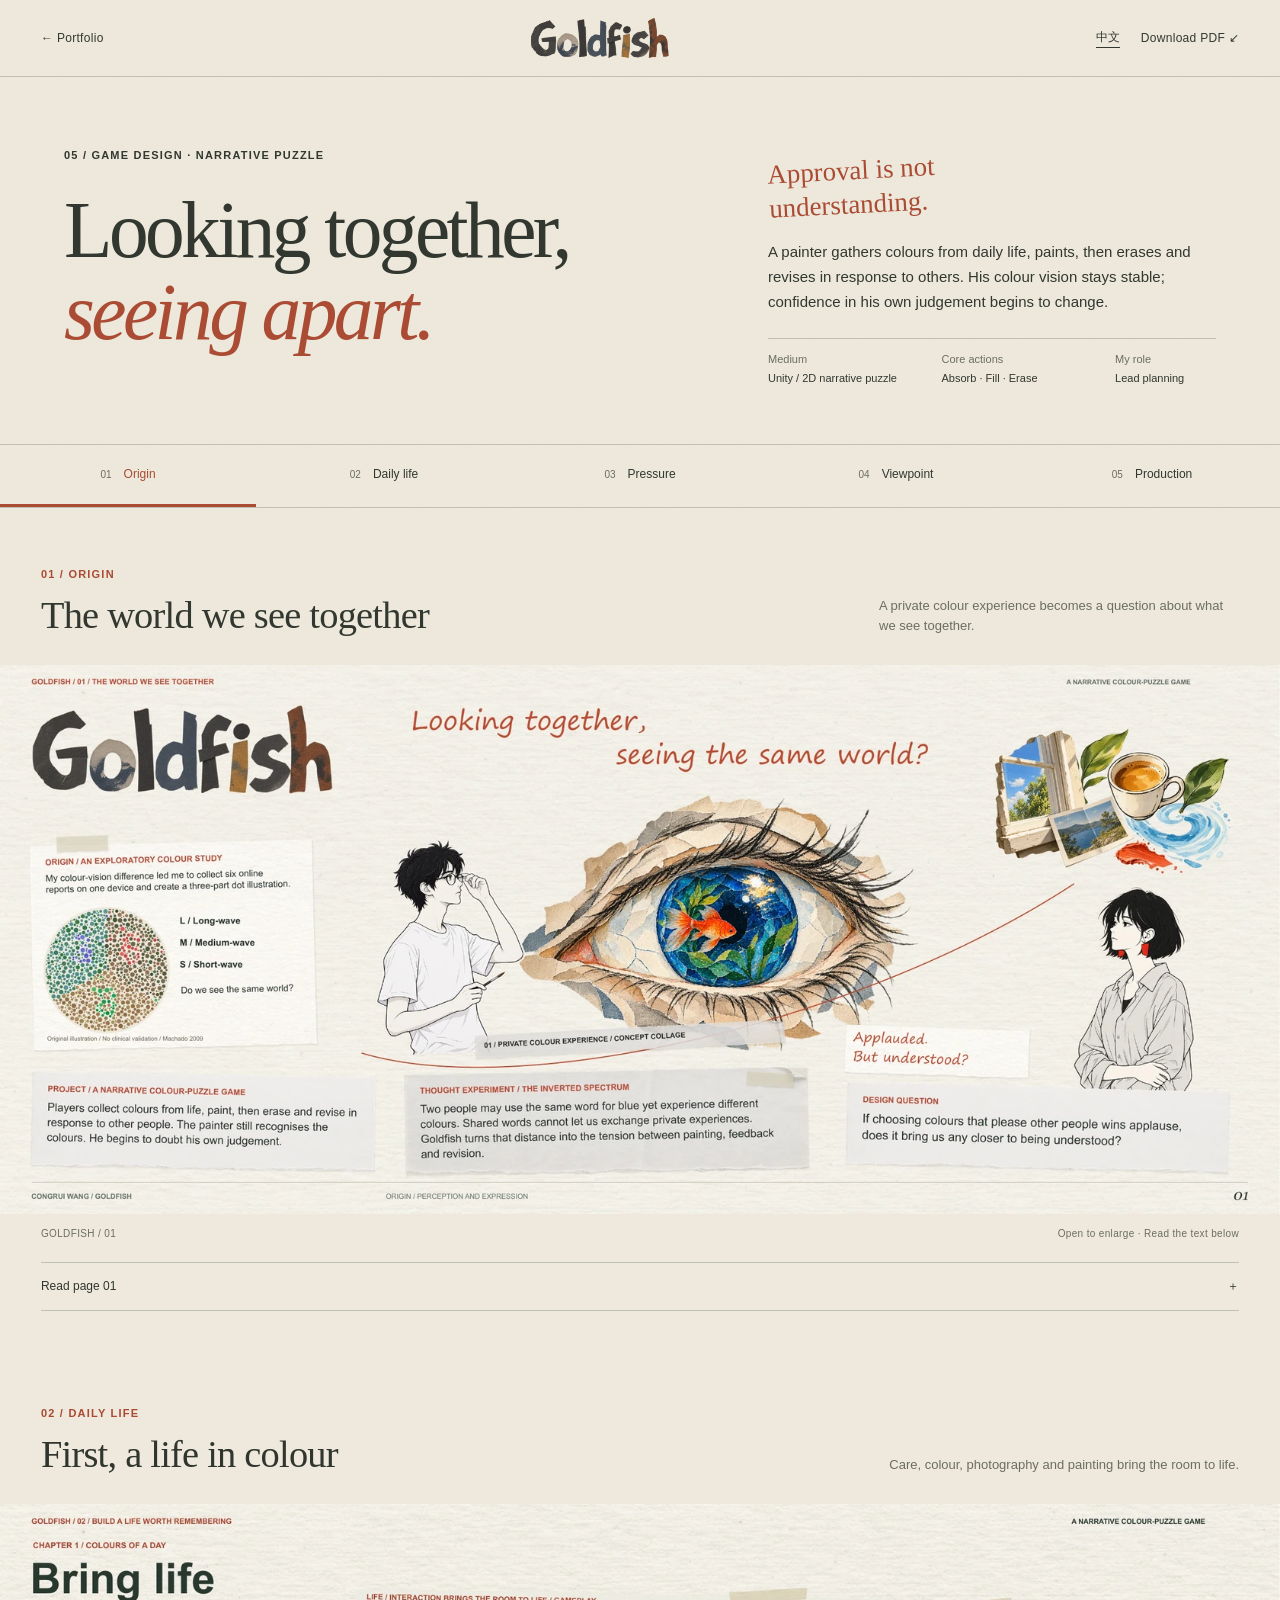
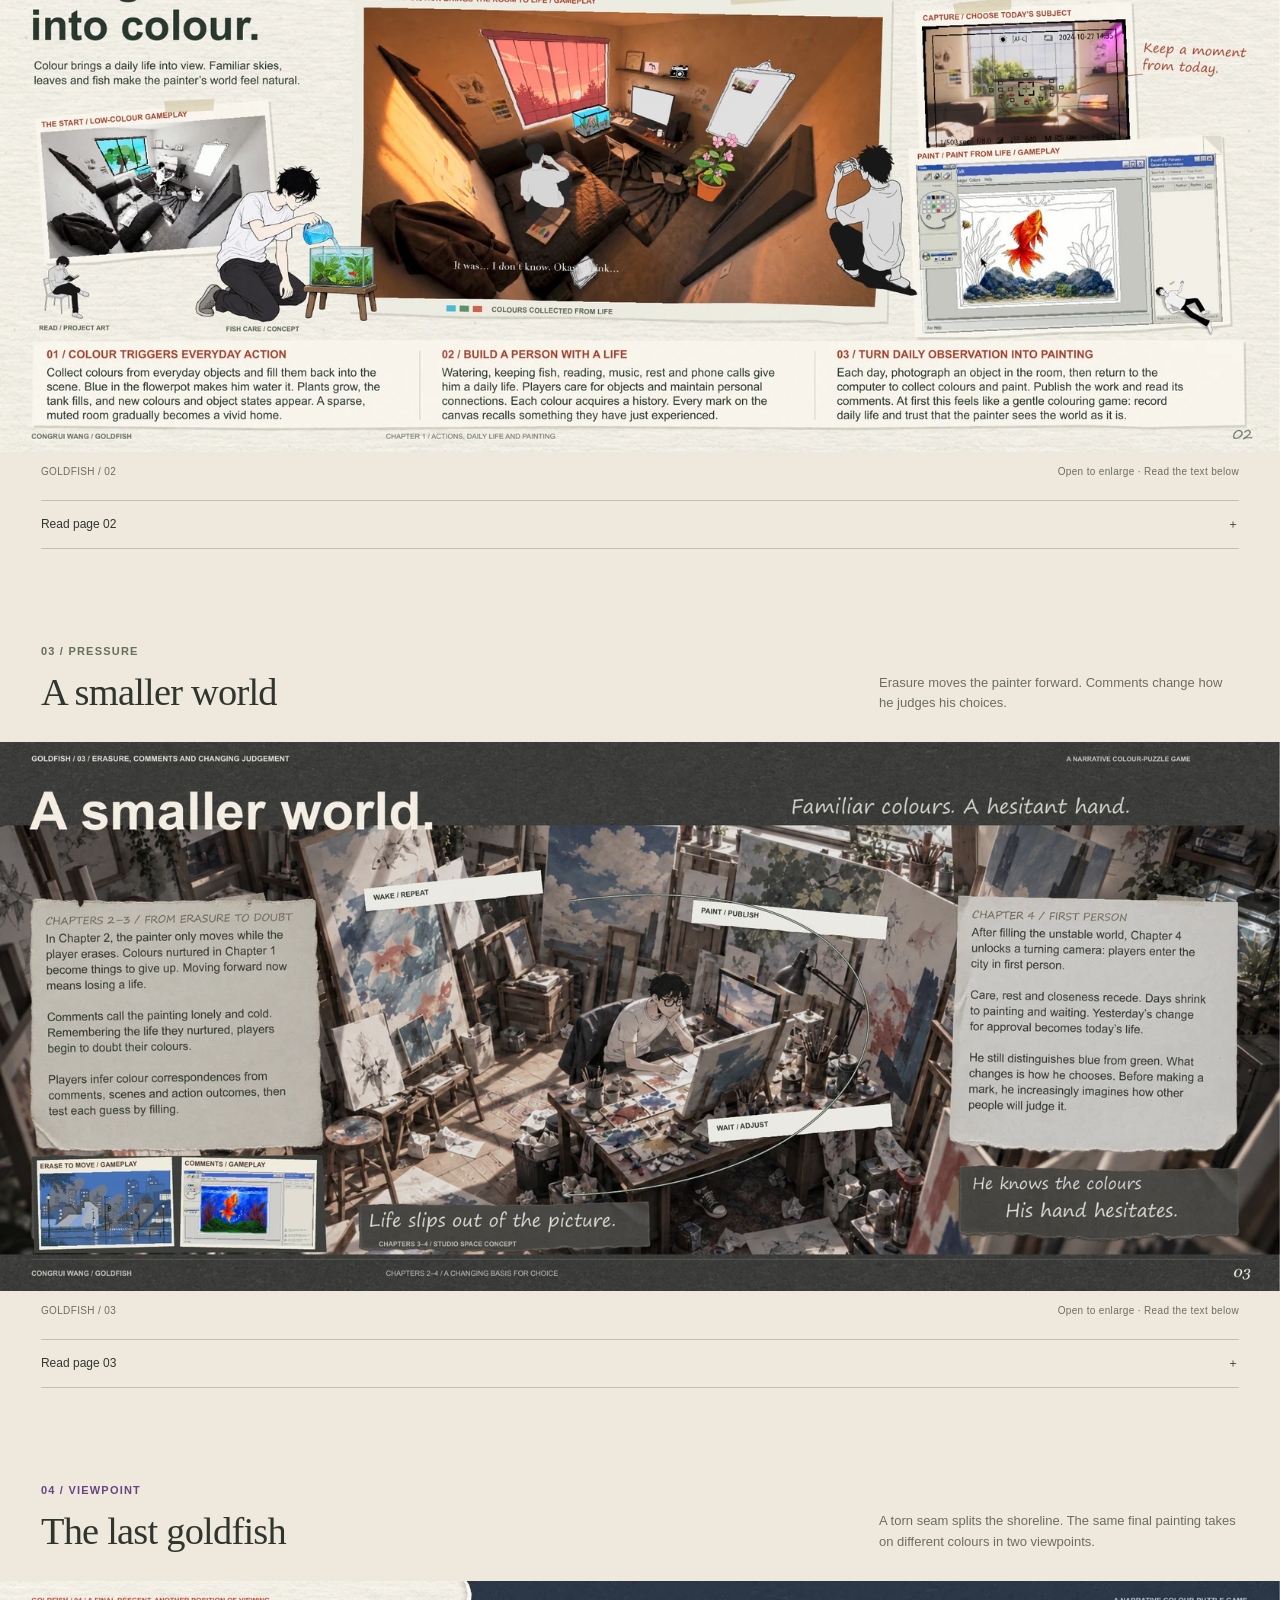
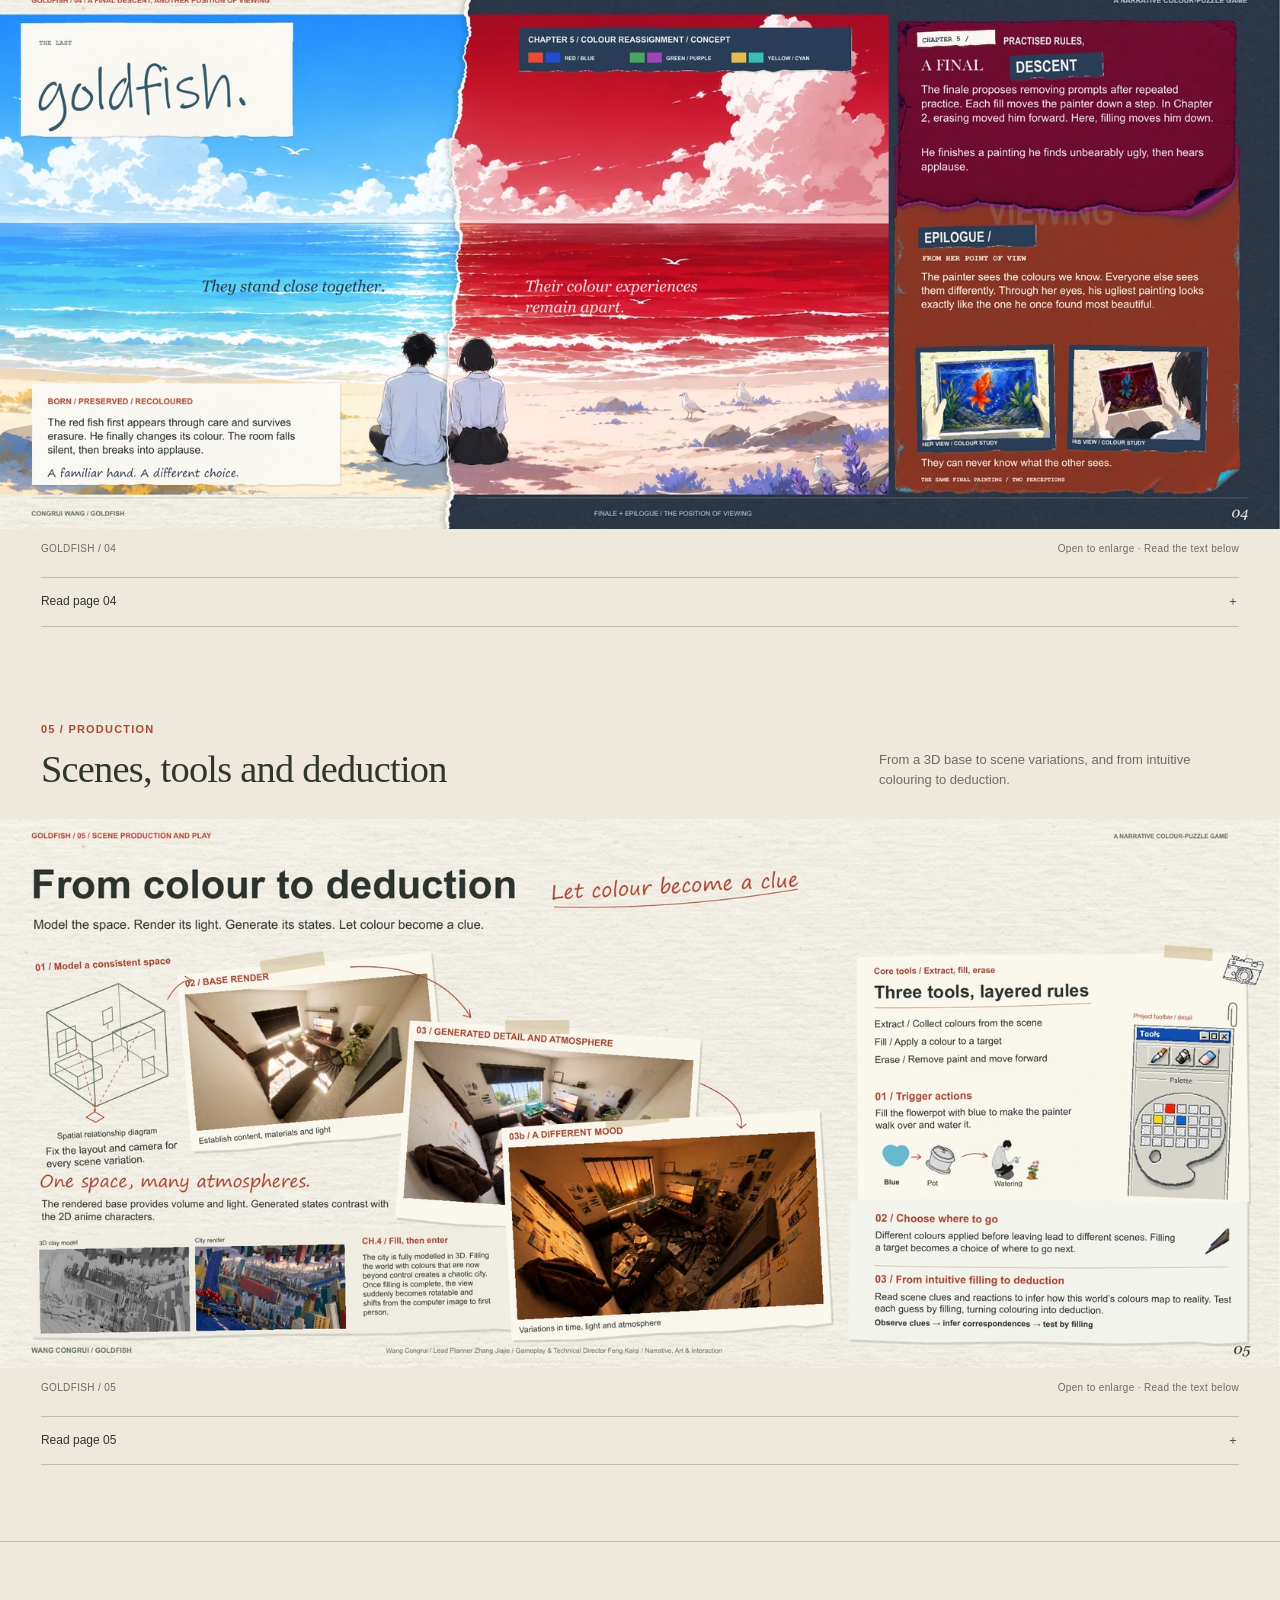
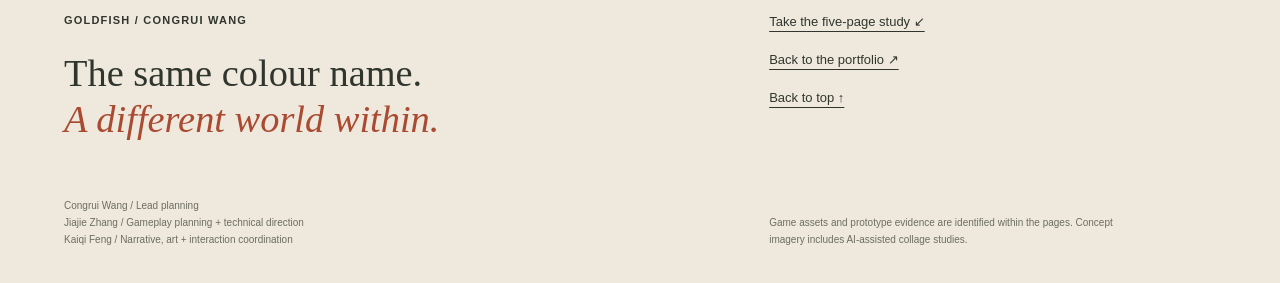
<file: goldfish/index.html>
<!doctype html>
<html lang="en"><head><meta charset="utf-8"><meta name="viewport" content="width=device-width,initial-scale=1"><meta name="theme-color" content="#eee9dc">
<title>Goldfish — A narrative colour-puzzle game / Congrui Wang</title><meta name="description" content="Absorb, fill and erase colour. A five-part case study about private perception, creative expression and the distance between approval and understanding.">
<link rel="canonical" href="https://discelysium.github.io/world-atlas/goldfish/"><meta property="og:title" content="Goldfish / Looking together, seeing apart."><meta property="og:description" content="A narrative colour-puzzle game by Congrui Wang. Explore the five-part case study."><meta property="og:type" content="website"><meta property="og:image" content="https://discelysium.github.io/world-atlas/goldfish/assets/page-01.jpg?v=complete-20261110">
<link rel="icon" href="favicon.svg" type="image/svg+xml"><link rel="stylesheet" href="style.css?v=complete-20261110"><script src="app.js?v=complete-20261110" defer></script><link rel="alternate" hreflang="en" href="https://discelysium.github.io/world-atlas/goldfish/"><link rel="alternate" hreflang="zh-CN" href="https://discelysium.github.io/world-atlas/goldfish/zh.html"></head>
<body><a class="skip" href="#origin">Skip to the case study</a>
<header class="masthead"><a class="back" href="../portfolio/index.html#goldfish">← Portfolio</a><a class="wordmark" href="#top" aria-label="Goldfish — back to top"><span class="wordmark-crop"><img src="assets/Goldfish-P2-Refined.png" alt="Goldfish" width="1944" height="809"></span></a><div class="masthead-actions"><a class="language-switch" href="zh.html" hreflang="zh-CN">中文</a><a class="pdf" href="Goldfish-Portfolio.pdf?v=watermark-20261110" download>Download PDF ↙</a></div></header>
<main id="top"><div class="intro"><div class="intro-title"><p class="eyebrow">05 / GAME DESIGN · NARRATIVE PUZZLE</p><h1>Looking together,<br><em>seeing apart.</em></h1></div><div class="intro-note"><p class="handwritten">Approval is not<br>understanding.</p><p>A painter gathers colours from daily life, paints, then erases and revises in response to others. His colour vision stays stable; confidence in his own judgement begins to change.</p><dl><div><dt>Medium</dt><dd>Unity / 2D narrative puzzle</dd></div><div><dt>Core actions</dt><dd>Absorb · Fill · Erase</dd></div><div><dt>My role</dt><dd>Lead planning</dd></div></dl></div></div>
<nav class="chapter-nav" aria-label="Case study chapters"><a href="#origin"><span>01</span> Origin</a><a href="#attachment"><span>02</span> Daily life</a><a href="#pressure"><span>03</span> Pressure</a><a href="#viewpoint"><span>04</span> Viewpoint</a><a href="#system"><span>05</span> Production</a></nav>
<section class="chapter chapter-01" id="origin" aria-labelledby="heading-01">
 <div class="chapter-heading"><div><p class="eyebrow">01 / Origin</p><h2 id="heading-01">The world we see together</h2></div><p class="chapter-deck">A private colour experience becomes a question about what we see together.</p></div>
 <figure class="plate"><a class="plate-open" href="assets/page-01-2520.webp?v=complete-20261110" data-page="01" aria-label="Explore the page · The world we see together"><img src="assets/page-01-1680.webp?v=complete-20261110" srcset="assets/page-01-840.webp?v=complete-20261110 840w, assets/page-01-1680.webp?v=complete-20261110 1680w, assets/page-01-2520.webp?v=complete-20261110 2520w" sizes="100vw" width="2520" height="1080" alt="A collaged eye, goldfish, two figures and a three-sector colour plate." loading="eager"><span class="enlarge">↗ Explore the page</span></a><figcaption><span>GOLDFISH / 01</span><span>Open to enlarge · Read the text below</span></figcaption></figure>
 <details class="reading"><summary><span>Read page 01</span><span aria-hidden="true">＋</span></summary><div class="reading-copy"><h3>ORIGIN / AN EXPLORATORY COLOUR STUDY</h3><p>My colour-vision difference led me to collect six online reports on one device and create a three-part dot illustration.</p><p>Original illustration / No clinical validation / Machado 2009</p><h3>PROJECT / A NARRATIVE COLOUR-PUZZLE GAME</h3><p>Players collect colours from life, paint, then erase and revise in response to other people. The painter still recognises the colours. He begins to doubt his own judgement.</p><h3>THOUGHT EXPERIMENT / THE INVERTED SPECTRUM</h3><p>Two people may use the same word for blue yet experience different colours. Shared words cannot let us exchange private experiences. Goldfish turns that distance into the tension between painting, feedback and revision.</p><h3>DESIGN QUESTION</h3><p>If choosing colours that please other people wins applause, does it bring us any closer to being understood?</p></div></details>
</section>
<section class="chapter chapter-02" id="attachment" aria-labelledby="heading-02">
 <div class="chapter-heading"><div><p class="eyebrow">02 / Daily life</p><h2 id="heading-02">First, a life in colour</h2></div><p class="chapter-deck">Care, colour, photography and painting bring the room to life.</p></div>
 <figure class="plate"><a class="plate-open" href="assets/page-02-2520.webp?v=complete-20261110" data-page="02" aria-label="Explore the page · First, a life in colour"><img src="assets/page-02-1680.webp?v=complete-20261110" srcset="assets/page-02-840.webp?v=complete-20261110 840w, assets/page-02-1680.webp?v=complete-20261110 1680w, assets/page-02-2520.webp?v=complete-20261110 2520w" sizes="100vw" width="2520" height="1080" alt="Muted and warm gameplay views, a fish-care illustration, viewfinder and painting interface." loading="lazy"><span class="enlarge">↗ Explore the page</span></a><figcaption><span>GOLDFISH / 02</span><span>Open to enlarge · Read the text below</span></figcaption></figure>
 <details class="reading"><summary><span>Read page 02</span><span aria-hidden="true">＋</span></summary><div class="reading-copy"><h3>01 / COLOUR TRIGGERS EVERYDAY ACTION</h3><p>Collect colours from everyday objects and fill them back into the scene. Blue in the flowerpot makes him water it. Plants grow, the tank fills, and new colours and object states appear. A sparse, muted room gradually becomes a vivid home.</p><h3>02 / BUILD A PERSON WITH A LIFE</h3><p>Watering, keeping fish, reading, music, rest and phone calls give him a daily life. Players care for objects and maintain personal connections. Each colour acquires a history. Every mark on the canvas recalls something they have just experienced.</p><h3>03 / TURN DAILY OBSERVATION INTO PAINTING</h3><p>Each day, photograph an object in the room, then return to the computer to collect colours and paint. Publish the work and read its comments. At first this feels like a gentle colouring game: record daily life and trust that the painter sees the world as it is.</p></div></details>
</section>
<section class="chapter chapter-03" id="pressure" aria-labelledby="heading-03">
 <div class="chapter-heading"><div><p class="eyebrow">03 / Pressure</p><h2 id="heading-03">A smaller world</h2></div><p class="chapter-deck">Erasure moves the painter forward. Comments change how he judges his choices.</p></div>
 <figure class="plate"><a class="plate-open" href="assets/page-03-2520.webp?v=complete-20261110" data-page="03" aria-label="Explore the page · A smaller world"><img src="assets/page-03-1680.webp?v=complete-20261110" srcset="assets/page-03-840.webp?v=complete-20261110 840w, assets/page-03-1680.webp?v=complete-20261110 1680w, assets/page-03-2520.webp?v=complete-20261110 2520w" sizes="100vw" width="2520" height="1080" alt="A muted studio collage with gameplay screenshots of erasure and comments." loading="lazy"><span class="enlarge">↗ Explore the page</span></a><figcaption><span>GOLDFISH / 03</span><span>Open to enlarge · Read the text below</span></figcaption></figure>
 <details class="reading"><summary><span>Read page 03</span><span aria-hidden="true">＋</span></summary><div class="reading-copy"><h3>CHAPTERS 2–3 / FROM ERASURE TO DOUBT</h3><p>In Chapter 2, the painter only moves while the player erases. Colours nurtured in Chapter 1 become things to give up. Moving forward now means losing a life.</p><p>Comments call the painting lonely and cold. Remembering the life they nurtured, players begin to doubt their colours.</p><p>Players infer colour correspondences from comments, scenes and action outcomes, then test each guess by filling.</p><h3>CHAPTER 4 / FIRST PERSON</h3><p>After filling the unstable world, Chapter 4 unlocks a turning camera: players enter the city in first person.</p><p>Care, rest and closeness recede. Days shrink to painting and waiting. Yesterday’s change for approval becomes today’s life.</p><p>He still distinguishes blue from green. What changes is how he chooses. Before making a mark, he increasingly imagines how other people will judge it.</p></div></details>
</section>
<section class="chapter chapter-04" id="viewpoint" aria-labelledby="heading-04">
 <div class="chapter-heading"><div><p class="eyebrow">04 / Viewpoint</p><h2 id="heading-04">The last goldfish</h2></div><p class="chapter-deck">A torn seam splits the shoreline. The same final painting takes on different colours in two viewpoints.</p></div>
 <figure class="plate"><a class="plate-open" href="assets/page-04-2520.webp?v=complete-20261110" data-page="04" aria-label="Explore the page · The last goldfish"><img src="assets/page-04-1680.webp?v=complete-20261110" srcset="assets/page-04-840.webp?v=complete-20261110 840w, assets/page-04-1680.webp?v=complete-20261110 1680w, assets/page-04-2520.webp?v=complete-20261110 2520w" sizes="100vw" width="2520" height="1080" alt="Blue and red shorelines meet at a torn edge beside two seated figures and two colour readings of the final painting." loading="lazy"><span class="enlarge">↗ Explore the page</span></a><figcaption><span>GOLDFISH / 04</span><span>Open to enlarge · Read the text below</span></figcaption></figure>
 <details class="reading"><summary><span>Read page 04</span><span aria-hidden="true">＋</span></summary><div class="reading-copy"><h3>BORN / PRESERVED / RECOLOURED</h3><p>The red fish first appears through care and survives erasure. He finally changes its colour. The room falls silent, then breaks into applause.</p><h3>PRACTISED RULES,</h3><p>The finale proposes removing prompts after repeated practice. Each fill moves the painter down a step. In Chapter 2, erasing moved him forward. Here, filling moves him down.</p><p>He finishes a painting he finds unbearably ugly, then hears applause.</p><h3>FROM HER POINT OF VIEW</h3><p>The painter sees the colours we know. Everyone else sees them differently. Through her eyes, his ugliest painting looks exactly like the one he once found most beautiful.</p><p>They can never know what the other sees.</p></div></details>
</section>
<section class="chapter chapter-05" id="system" aria-labelledby="heading-05">
 <div class="chapter-heading"><div><p class="eyebrow">05 / Production</p><h2 id="heading-05">Scenes, tools and deduction</h2></div><p class="chapter-deck">From a 3D base to scene variations, and from intuitive colouring to deduction.</p></div>
 <figure class="plate"><a class="plate-open" href="assets/page-05-2520.webp?v=complete-20261110" data-page="05" aria-label="Explore the page · Scenes, tools and deduction"><img src="assets/page-05-1680.webp?v=complete-20261110" srcset="assets/page-05-840.webp?v=complete-20261110 840w, assets/page-05-1680.webp?v=complete-20261110 1680w, assets/page-05-2520.webp?v=complete-20261110 2520w" sizes="100vw" width="2520" height="1080" alt="A spatial diagram, room and city renders, the game toolbar and three play examples." loading="lazy"><span class="enlarge">↗ Explore the page</span></a><figcaption><span>GOLDFISH / 05</span><span>Open to enlarge · Read the text below</span></figcaption></figure>
 <details class="reading"><summary><span>Read page 05</span><span aria-hidden="true">＋</span></summary><div class="reading-copy"><h3>01 / Model a consistent space</h3><p>Fix the layout and camera for every scene variation.</p><p>The rendered base provides volume and light. Generated states contrast with the 2D anime characters.</p><h3>CH.4 / Fill, then enter</h3><p>The city is fully modelled in 3D. Filling the world with colours that are now beyond control creates a chaotic city. Once filling is complete, the view suddenly becomes rotatable and shifts from the computer image to first person.</p><h3>Three tools, layered rules</h3><p>Extract / Collect colours from the scene</p><p>Fill / Apply a colour to a target</p><p>Erase / Remove paint and move forward</p><h3>01 / Trigger actions</h3><p>Fill the flowerpot with blue to make the painter walk over and water it.</p><h3>02 / Choose where to go</h3><p>Different colours applied before leaving lead to different scenes. Filling a target becomes a choice of where to go next.</p><h3>03 / From intuitive filling to deduction</h3><p>Read scene clues and reactions to infer how this world’s colours map to reality. Test each guess by filling, turning colouring into deduction.</p><p>Observe clues → infer correspondences → test by filling</p></div></details>
</section>
<footer><div><p class="eyebrow">GOLDFISH / CONGRUI WANG</p><p class="closing">The same colour name.<br><em>A different world within.</em></p></div><div class="footer-actions"><a href="Goldfish-Portfolio.pdf?v=watermark-20261110" download>Take the five-page study ↙</a><a href="../portfolio/index.html#goldfish">Back to the portfolio ↗</a><a href="#top">Back to top ↑</a></div><p class="credits">Congrui Wang / Lead planning<br>Jiajie Zhang / Gameplay planning + technical direction<br>Kaiqi Feng / Narrative, art + interaction coordination</p><p class="provenance">Game assets and prototype evidence are identified within the pages. Concept imagery includes AI-assisted collage studies.</p></footer></main>
<dialog id="viewer" aria-labelledby="viewer-title"><div class="viewer-toolbar"><span id="viewer-title">Goldfish / Page 01</span><div><button id="fit" type="button" aria-pressed="false">Zoom in ＋</button><button id="close" type="button" aria-label="Close enlarged page">Close ×</button></div></div><div class="viewer-stage" tabindex="0" aria-label="Enlarged page. When zoomed, scroll to explore the image."><img id="viewer-image" alt="" width="2520" height="1080"></div><p class="viewer-hint">Zoom in to read · Scroll to explore · Esc to close</p></dialog>
</body></html>
</file>
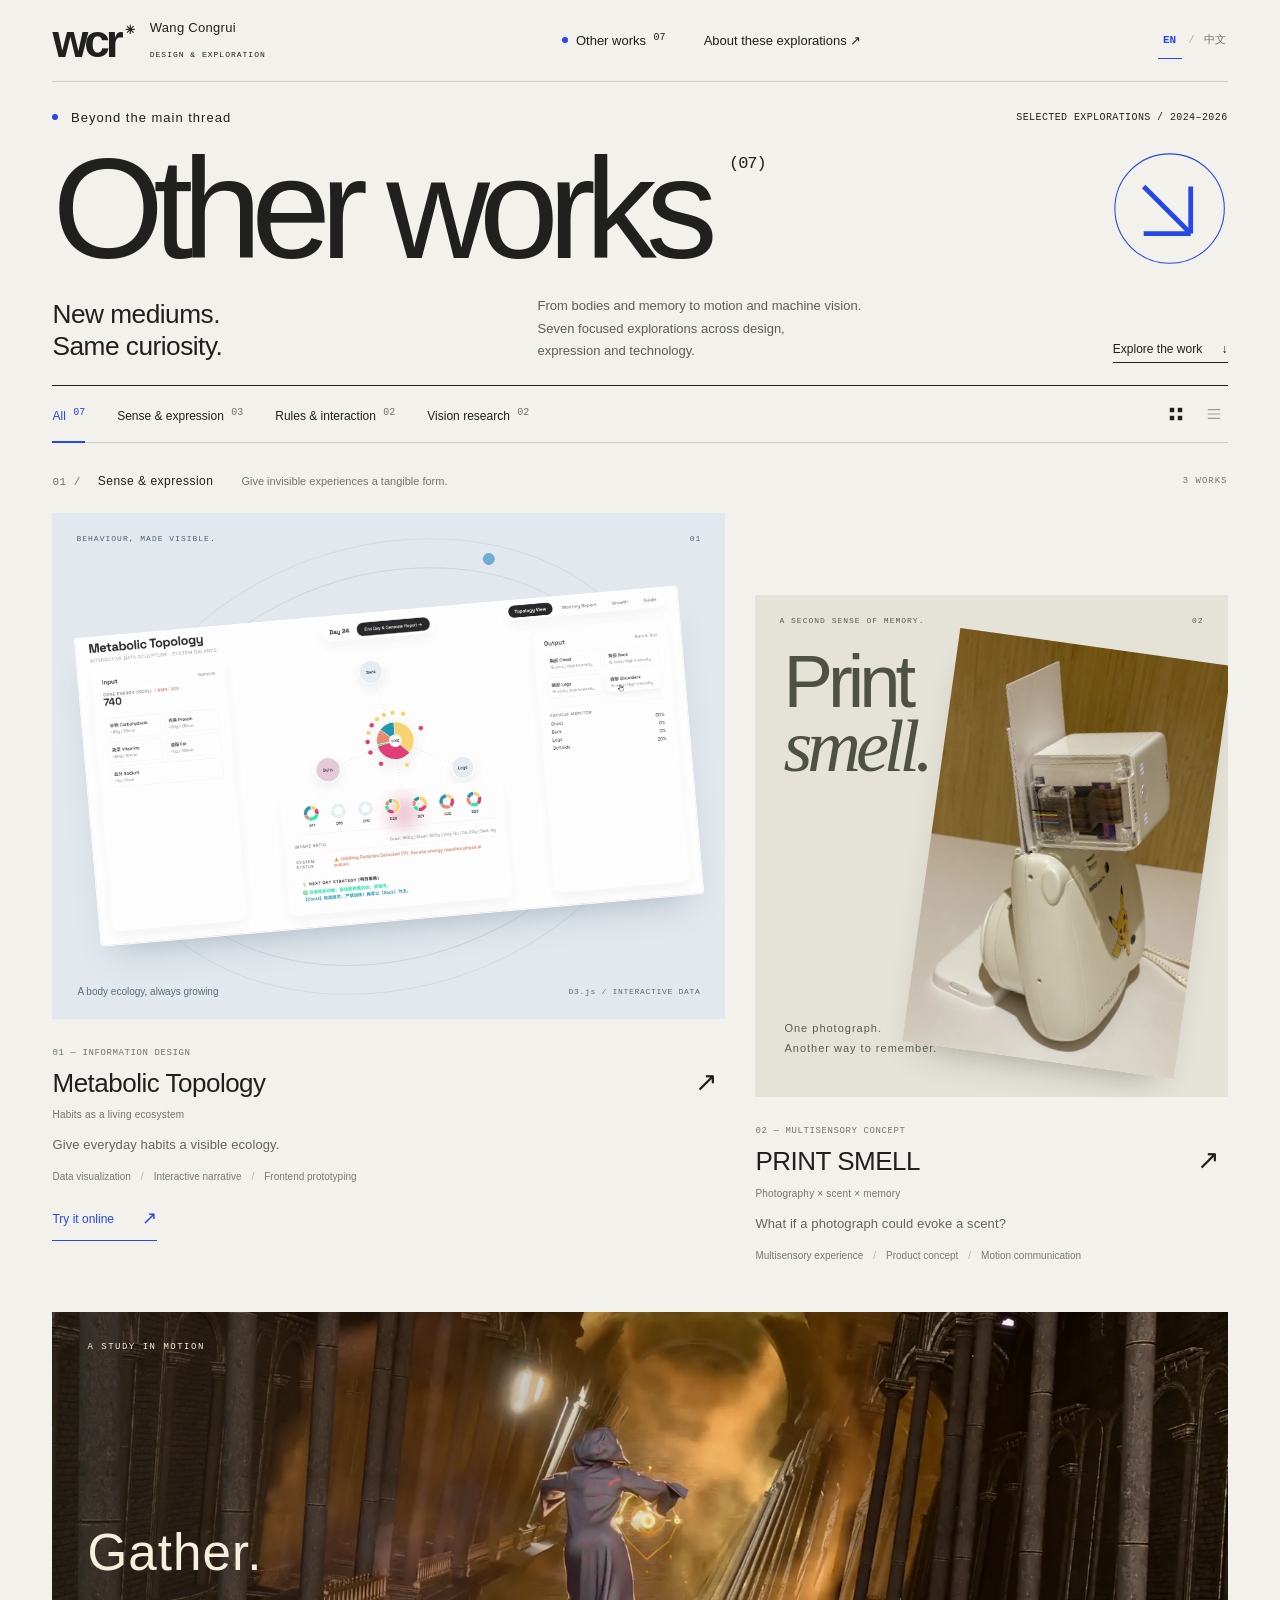
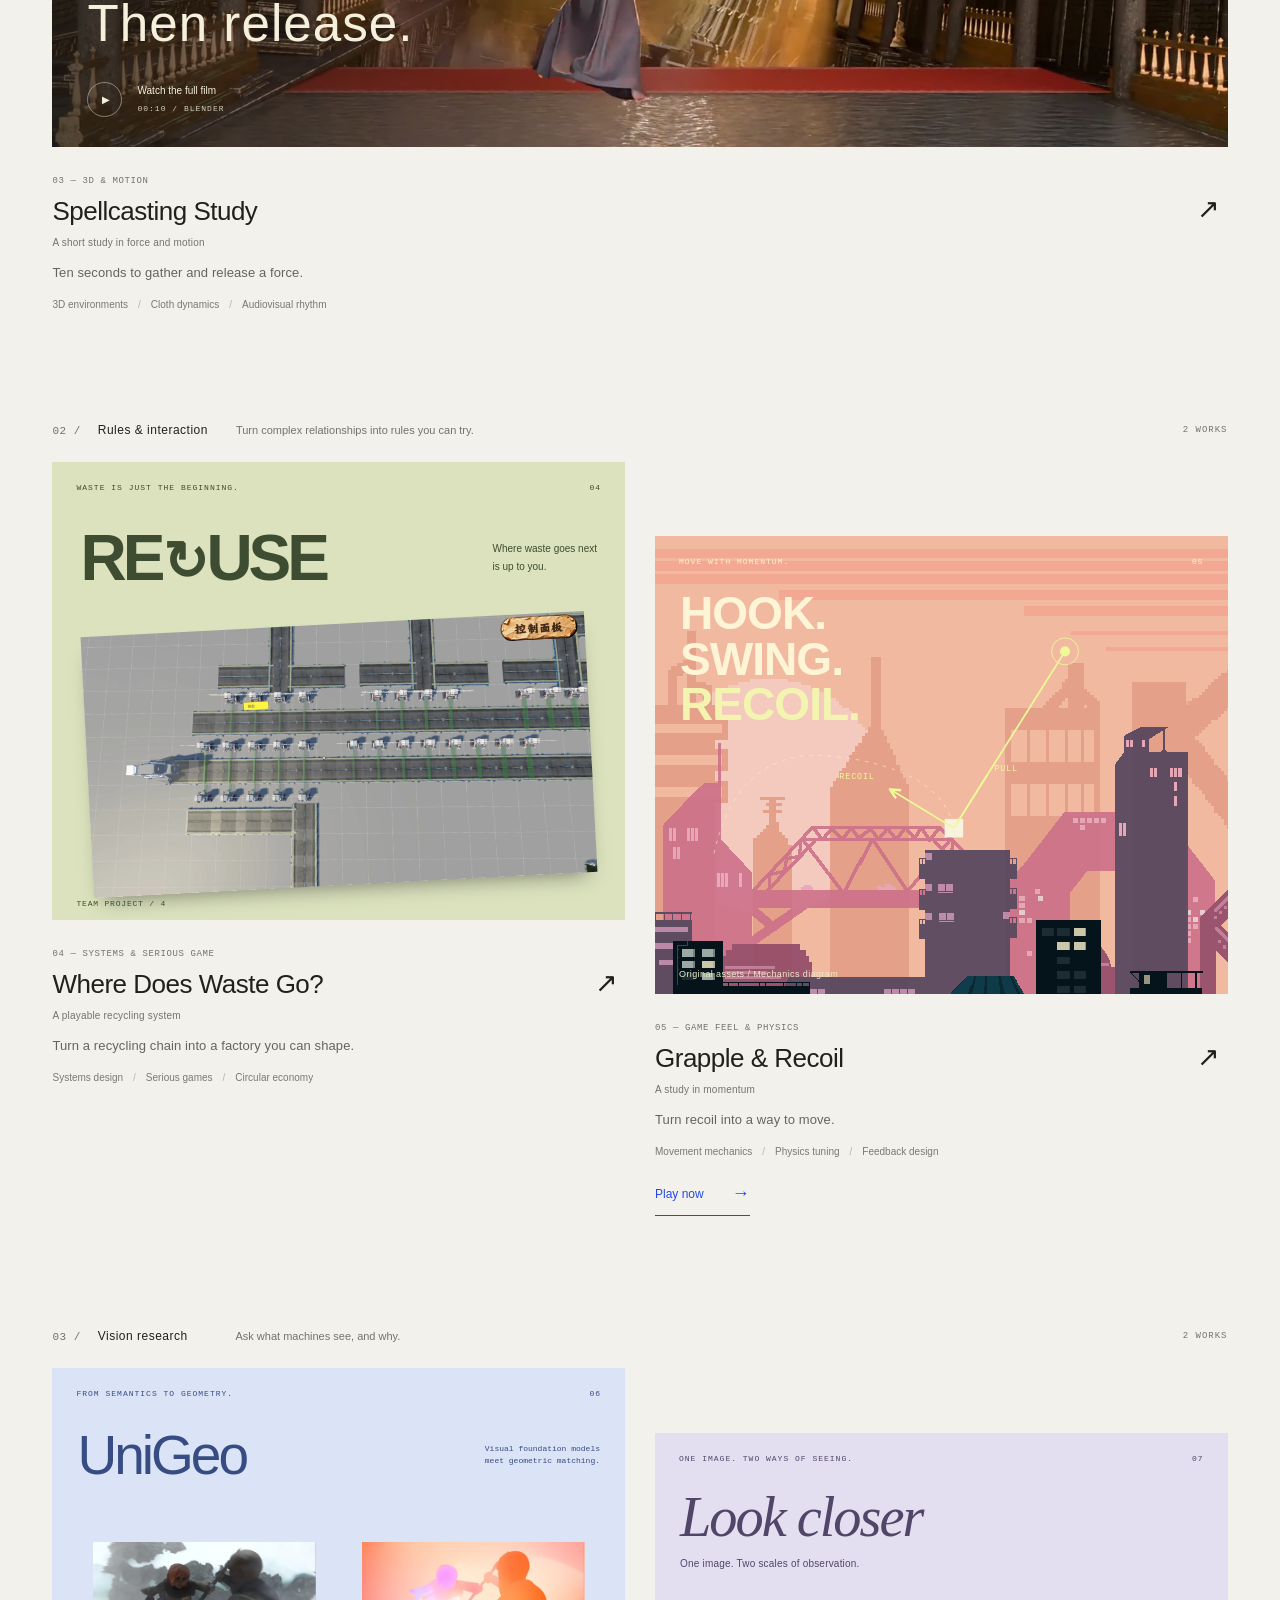
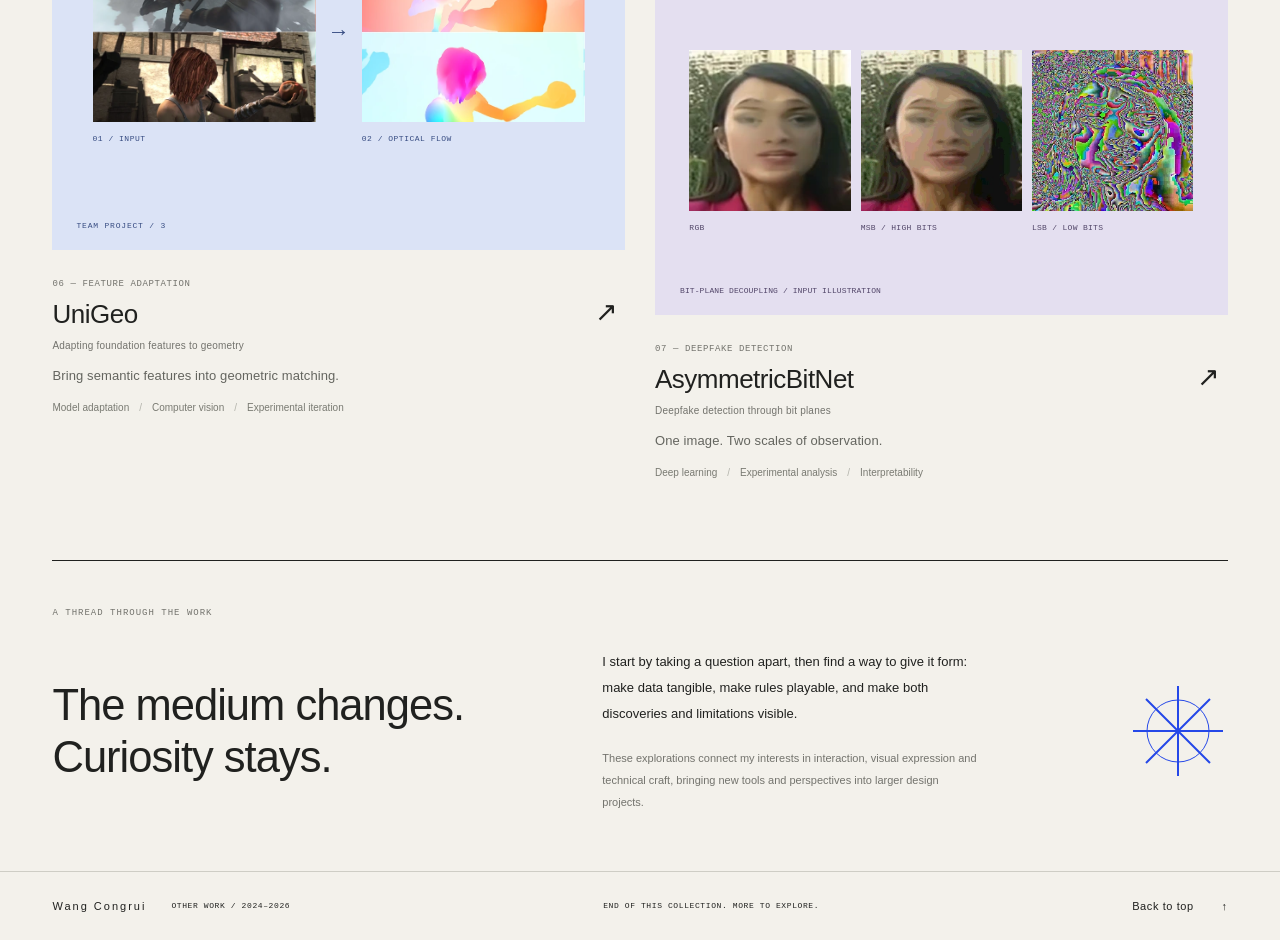
<file: other-works/index.html>
<!doctype html>
<html lang="en">
<head>
  <meta charset="utf-8">
  <meta name="viewport" content="width=device-width, initial-scale=1">
  <meta name="theme-color" content="#f3f1eb">
  <meta name="description" content="Seven design explorations by Wang Congrui, from everyday experience and interaction to computational vision." data-i18n-attrs='{"content": "description"}'>
  <script src="i18n.js"></script><meta property="og:title" content="Other Works — Wang Congrui" data-i18n-attrs='{"content": "og-title"}'>
  <meta property="og:description" content="Stay curious. Keep making. Seven explorations in perception, interaction and computational vision." data-i18n-attrs='{"content": "og-description"}'>
  <meta property="og:type" content="website">
  <title data-i18n="title">Other Works — Wang Congrui</title>
  <link rel="icon" href="favicon.svg" type="image/svg+xml">
  <link rel="stylesheet" href="styles.css">
  <script src="projects.js" defer></script>
  <script src="projects-en.js" defer></script><script src="translations.js" defer></script><script src="app.js" defer></script>
</head>
<body>
  <a class="skip-link" href="#collection" data-i18n="skip">Skip to works</a>
  <header class="site-header" id="top">
    <a class="identity" href="#top" aria-label="Wang Congrui, back to top" data-i18n-attrs='{"aria-label": "identity-label"}'><span class="monogram">wcr<span>✳</span></span><span class="identity-name" data-i18n="identity">Wang Congrui<br><span>DESIGN &amp; EXPLORATION</span></span></a>
    <nav aria-label="Page navigation" data-i18n-attrs='{"aria-label": "navigation-label"}'><a class="nav-selected" href="#collection">Other works <sup>07</sup></a><a href="#approach" data-i18n="about-link">About these explorations <span aria-hidden="true">↗</span></a></nav>
    <span class="header-note">A COLLECTION OF CURIOSITIES</span>
  <div class="language-switch" role="group" aria-label="Language / 语言"><button type="button" data-language="en" lang="en" aria-pressed="true">EN</button><span aria-hidden="true">/</span><button type="button" data-language="zh" lang="zh-CN" aria-pressed="false">中文</button></div></header>

  <main>
    <section class="hero" aria-labelledby="hero-title">
      <div class="hero-kicker"><span data-i18n="kicker"><i></i> Beyond the main thread</span><span>SELECTED EXPLORATIONS / 2024–2026</span></div>
      <div class="hero-title-row"><h1 id="hero-title">Other works<span class="title-count">(07)</span></h1><a class="hero-symbol" href="#collection" aria-label="Browse the seven projects below" data-i18n-attrs='{"aria-label": "browse-label"}'><svg viewbox="0 0 120 120" fill="none" aria-hidden="true"><circle cx="60" cy="60" r="57" stroke="currentColor" stroke-width="1.1"></circle><path d="M33 37L82 86M82 86V37M82 86H33" stroke="currentColor" stroke-width="5"></path></svg></a></div>
      <div class="hero-bottom"><p class="hero-statement" data-i18n="hero-statement">New mediums.<br>Same curiosity.</p><div class="hero-intro"><p data-i18n="hero-intro">From bodies and memory to motion and machine vision.<br> Seven focused explorations across design,<br class="desktop-br"> expression and technology.</p><a class="text-link" href="#collection" data-i18n="scroll">Explore the work <span aria-hidden="true">↓</span></a></div><span class="hero-side-note">SENSE / PLAY / SEE<br><span data-i18n="curiosity">Stay curious. Keep making.</span></span></div>
    </section>

    <section class="collection" id="collection" aria-label="Seven selected works" data-i18n-attrs='{"aria-label": "collection-label"}'>
      <div class="collection-toolbar">
        <div class="filters" role="group" aria-label="Filter works by area" data-i18n-attrs='{"aria-label": "filter-label"}'><button class="filter active" type="button" data-filter="all" aria-pressed="true" data-i18n="filter-all">All <sup>07</sup></button><button class="filter" type="button" data-filter="sense" aria-pressed="false" data-i18n="filter-sense">Sense &amp; expression <sup>03</sup></button><button class="filter" type="button" data-filter="play" aria-pressed="false" data-i18n="filter-play">Rules &amp; interaction <sup>02</sup></button><button class="filter" type="button" data-filter="see" aria-pressed="false" data-i18n="filter-see">Vision research <sup>02</sup></button></div>
        <div class="view-options" role="group" aria-label="Display mode" data-i18n-attrs='{"aria-label": "view-label"}'><button type="button" class="view-button active" data-view="gallery" aria-pressed="true" aria-label="Gallery view" data-i18n-attrs='{"aria-label": "gallery-label"}'><svg viewbox="0 0 18 18" aria-hidden="true"><rect x="2" y="2" width="5" height="5"></rect><rect x="11" y="2" width="5" height="5"></rect><rect x="2" y="11" width="5" height="5"></rect><rect x="11" y="11" width="5" height="5"></rect></svg></button><button type="button" class="view-button" data-view="index" aria-pressed="false" aria-label="Index view" data-i18n-attrs='{"aria-label": "index-label"}'><svg viewbox="0 0 18 18" aria-hidden="true"><path d="M2 4h14M2 9h14M2 14h14"></path></svg></button></div>
      </div>
      <p id="filter-status" class="sr-only" aria-live="polite" data-i18n="filter-status">Showing all 7 projects</p>

      <div class="chapter" data-category="sense">
        <div class="chapter-label"><h2 data-i18n="chapter-sense"><span>01 /</span> Sense &amp; expression</h2><p data-i18n="chapter-description-sense">Give invisible experiences a tangible form.</p><span class="chapter-total">3 WORKS</span></div>
        <div class="work-grid sense-grid">
          <article class="work work-metabolic" data-project="metabolic">
            <a class="work-link" href="#project-metabolic" aria-label="View Metabolic Topology" data-i18n-attrs='{"aria-label": "open-metabolic"}'>
              <div class="work-media metabolic-media"><div class="media-topline"><span>BEHAVIOUR, MADE VISIBLE.</span><span>01</span></div><div class="metabolic-orbit" aria-hidden="true"><i></i><i></i><i></i><i></i></div><img src="assets/metabolic-screen.webp" width="1800" height="921" alt="The Metabolic Topology interface: five food-category colors, four muscle nodes and seven days of records." fetchpriority="high" data-i18n-attrs='{"alt": "alt-0"}'><div class="media-bottomline"><span data-i18n="body-ecology">A body ecology, always growing</span><span>D3.js / INTERACTIVE DATA</span></div><span class="media-open" aria-hidden="true">↗</span></div>
              <div class="work-heading"><div><span class="work-number">01 — INFORMATION DESIGN</span><h3 data-i18n="name-metabolic">Metabolic Topology<span>Habits as a living ecosystem</span></h3></div><span class="work-arrow" aria-hidden="true">↗</span></div>
              <p class="work-hook" data-i18n="hook-metabolic">Give everyday habits a visible ecology.</p><div class="work-skills"><span data-i18n="skill-0-0">Data visualization</span><span data-i18n="skill-0-1">Interactive narrative</span><span data-i18n="skill-0-2">Frontend prototyping</span></div>
            </a>
            <a class="work-action" href="https://discelysium.github.io/metabolic-topology/" target="_blank" rel="noopener noreferrer" aria-label="Try Metabolic Topology on the original website" data-i18n="metabolic-action" data-i18n-attrs='{"aria-label": "metabolic-action-label"}'>Try it online <span aria-hidden="true">↗</span></a>
          </article>
          <article class="work work-smell" data-project="smell">
            <a class="work-link" href="#project-smell" aria-label="View PRINT SMELL" data-i18n-attrs='{"aria-label": "open-smell"}'>
              <div class="work-media smell-media"><div class="media-topline"><span>A SECOND SENSE OF MEMORY.</span><span>02</span></div><span class="smell-large-type" aria-hidden="true">Print<br><em>smell.</em></span><img class="smell-photo" src="assets/smell-assembly.webp" width="1133" height="1700" alt="PRINT SMELL physical assembly: a camera and open printing attachment." data-i18n-attrs='{"alt": "alt-1"}'><span class="smell-caption" data-i18n="smell-caption">One photograph.<br>Another way to remember.</span><span class="media-open" aria-hidden="true">↗</span></div>
              <div class="work-heading"><div><span class="work-number">02 — MULTISENSORY CONCEPT</span><h3 data-i18n="name-smell">PRINT SMELL<span>Photography × scent × memory</span></h3></div><span class="work-arrow" aria-hidden="true">↗</span></div>
              <p class="work-hook" data-i18n="hook-smell">What if a photograph could evoke a scent?</p><div class="work-skills"><span data-i18n="skill-1-0">Multisensory experience</span><span data-i18n="skill-1-1">Product concept</span><span data-i18n="skill-1-2">Motion communication</span></div>
            </a>
          </article>
          <article class="work work-spell" data-project="spell">
            <a class="work-link" href="#project-spell" aria-label="View Spellcasting Study" data-i18n-attrs='{"aria-label": "open-spell"}'>
              <div class="work-media spell-media"><img src="assets/spell-cover.webp" width="1440" height="810" alt="A spellcaster in a deep colonnade, with golden effects focusing attention." loading="lazy" data-i18n-attrs='{"alt": "alt-2"}'><div class="spell-overlay"><span class="film-label">A STUDY IN MOTION</span><span class="spell-title" data-i18n="spell-title">Gather.<br><em>Then release.</em></span><span class="film-play"><span class="play-icon" aria-hidden="true">▶</span><span data-i18n="watch-film">Watch the full film<br><small>00:10 / BLENDER</small></span></span></div><span class="media-open" aria-hidden="true">↗</span></div>
              <div class="work-heading"><div><span class="work-number">03 — 3D &amp; MOTION</span><h3 data-i18n="name-spell">Spellcasting Study<span>A short study in force and motion</span></h3></div><span class="work-arrow" aria-hidden="true">↗</span></div>
              <p class="work-hook" data-i18n="hook-spell">Ten seconds to gather and release a force.</p><div class="work-skills"><span data-i18n="skill-2-0">3D environments</span><span data-i18n="skill-2-1">Cloth dynamics</span><span data-i18n="skill-2-2">Audiovisual rhythm</span></div>
            </a>
          </article>
        </div>
      </div>

      <div class="chapter" data-category="play">
        <div class="chapter-label"><h2 data-i18n="chapter-play"><span>02 /</span> Rules &amp; interaction</h2><p data-i18n="chapter-description-play">Turn complex relationships into rules you can try.</p><span class="chapter-total">2 WORKS</span></div>
        <div class="work-grid play-grid">
          <article class="work work-recycle" data-project="recycle"><a class="work-link" href="#project-recycle" aria-label="View Where Does Waste Go?" data-i18n-attrs='{"aria-label": "open-recycle"}'><div class="work-media recycle-media"><div class="media-topline"><span>WASTE IS JUST THE BEGINNING.</span><span>04</span></div><div class="recycle-graphic"><span class="recycle-word">RE<span>↻</span>USE</span><span class="recycle-subtitle" data-i18n="waste-next">Where waste goes next<br>is up to you.</span></div><img src="assets/recycle-cover.webp" width="1440" height="810" alt="The factory game’s conveyors, sorting robots and material flows." loading="lazy" data-i18n-attrs='{"alt": "alt-3"}'><span class="team-mark">TEAM PROJECT / 4</span><span class="media-open" aria-hidden="true">↗</span></div><div class="work-heading"><div><span class="work-number">04 — SYSTEMS &amp; SERIOUS GAME</span><h3 data-i18n="name-recycle">Where Does Waste Go?<span>A playable recycling system</span></h3></div><span class="work-arrow" aria-hidden="true">↗</span></div><p class="work-hook" data-i18n="hook-recycle">Turn a recycling chain into a factory you can shape.</p><div class="work-skills"><span data-i18n="skill-3-0">Systems design</span><span data-i18n="skill-3-1">Serious games</span><span data-i18n="skill-3-2">Circular economy</span></div></a></article>
          <article class="work work-grapple" data-project="grapple"><a class="work-link" href="#project-grapple" aria-label="View Grapple &amp; Recoil" data-i18n-attrs='{"aria-label": "open-grapple"}'><div class="work-media grapple-media"><div class="grapple-city"><img src="assets/grapple-SprBgFar.webp" alt="" class="city-far" loading="lazy"><img src="assets/grapple-SprBgMid.webp" alt="" class="city-mid" loading="lazy"><img src="assets/grapple-SprBgNear.webp" alt="" class="city-near" loading="lazy"></div><svg class="grapple-diagram" viewbox="0 0 680 470" aria-label="Grapple diagram: radial pull with tangential momentum preserved" data-i18n-attrs='{"aria-label": "grapple-diagram"}'><defs><marker id="arr" markerwidth="7" markerheight="7" refx="5" refy="3" orient="auto"><path d="M0,0 6,3 0,6" fill="none" stroke="#eefa98" stroke-width="1.5"></path></marker></defs><path class="grapple-trail" d="M70 340 Q100 210 215 225 Q340 240 355 310" stroke="#f7f3df" stroke-dasharray="4 7" fill="none" opacity=".7"></path><path d="M355 310L487 100" stroke="#eefa98" stroke-width="2"></path><circle cx="487" cy="100" r="6" fill="#eefa98"></circle><circle cx="487" cy="100" r="16" fill="none" stroke="#eefa98"></circle><rect x="344" y="299" width="22" height="22" fill="#f7f3df"></rect><path d="M355 310L395 246M355 310L281 265" stroke="#eefa98" stroke-width="2" marker-end="url(#arr)"></path><text x="403" y="242">PULL</text><text x="219" y="252">RECOIL</text></svg><div class="media-topline"><span>MOVE WITH MOMENTUM.</span><span>05</span></div><span class="grapple-type">HOOK.<br>SWING.<br><em>RECOIL.</em></span><span class="grapple-note" data-i18n="grapple-note">Original assets / Mechanics diagram</span><span class="media-open" aria-hidden="true">↗</span></div><div class="work-heading"><div><span class="work-number">05 — GAME FEEL &amp; PHYSICS</span><h3 data-i18n="name-grapple">Grapple &amp; Recoil<span>A study in momentum</span></h3></div><span class="work-arrow" aria-hidden="true">↗</span></div><p class="work-hook" data-i18n="hook-grapple">Turn recoil into a way to move.</p><div class="work-skills"><span data-i18n="skill-4-0">Movement mechanics</span><span data-i18n="skill-4-1">Physics tuning</span><span data-i18n="skill-4-2">Feedback design</span></div></a></article>
        </div>
      </div>

      <div class="chapter" data-category="see">
        <div class="chapter-label"><h2 data-i18n="chapter-see"><span>03 /</span> Vision research</h2><p data-i18n="chapter-description-see">Ask what machines see, and why.</p><span class="chapter-total">2 WORKS</span></div>
        <div class="work-grid see-grid">
          <article class="work work-unigeo" data-project="unigeo"><a class="work-link" href="#project-unigeo" aria-label="View UniGeo" data-i18n-attrs='{"aria-label": "open-unigeo"}'><div class="work-media unigeo-media"><div class="media-topline"><span>FROM SEMANTICS TO GEOMETRY.</span><span>06</span></div><div class="unigeo-title">UniGeo<span>Visual foundation models<br>meet geometric matching.</span></div><div class="flow-pair"><figure><img src="assets/unigeo-rgb.webp" width="520" height="440" alt="Original Sintel input image." loading="lazy" data-i18n-attrs='{"alt": "alt-4"}'><figcaption>01 / INPUT</figcaption></figure><span aria-hidden="true">→</span><figure><img src="assets/unigeo-flow.webp" width="520" height="440" alt="Color-coded optical flow from the original UniGeo+ experiment." loading="lazy" data-i18n-attrs='{"alt": "alt-5"}'><figcaption>02 / OPTICAL FLOW</figcaption></figure></div><span class="team-mark">TEAM PROJECT / 3</span><span class="media-open" aria-hidden="true">↗</span></div><div class="work-heading"><div><span class="work-number">06 — FEATURE ADAPTATION</span><h3 data-i18n="name-unigeo">UniGeo<span>Adapting foundation features to geometry</span></h3></div><span class="work-arrow" aria-hidden="true">↗</span></div><p class="work-hook" data-i18n="hook-unigeo">Bring semantic features into geometric matching.</p><div class="work-skills"><span data-i18n="skill-5-0">Model adaptation</span><span data-i18n="skill-5-1">Computer vision</span><span data-i18n="skill-5-2">Experimental iteration</span></div></a></article>
          <article class="work work-bitnet" data-project="bitnet"><a class="work-link" href="#project-bitnet" aria-label="View AsymmetricBitNet" data-i18n-attrs='{"aria-label": "open-bitnet"}'><div class="work-media bitnet-media"><div class="media-topline"><span>ONE IMAGE. TWO WAYS OF SEEING.</span><span>07</span></div><div class="bitnet-title">Look closer<span data-i18n="bitnet-scale">One image. Two scales of observation.</span></div><div class="bitplane-images"><figure><img src="assets/bitplane-rgb.webp" width="224" height="224" alt="RGB input of an experimental sample." loading="lazy" data-i18n-attrs='{"alt": "alt-6"}'><figcaption>RGB</figcaption></figure><figure><img src="assets/bitplane-msb.webp" width="224" height="224" alt="The same sample with the high four bits retained." loading="lazy" data-i18n-attrs='{"alt": "alt-7"}'><figcaption data-i18n="bits-2">MSB / HIGH BITS</figcaption></figure><figure><img src="assets/bitplane-lsb.webp" width="224" height="224" alt="The same sample with its low four bits amplified." loading="lazy" data-i18n-attrs='{"alt": "alt-8"}'><figcaption data-i18n="bits-3">LSB / LOW BITS</figcaption></figure></div><span class="bitnet-footnote" data-i18n="bitnet-footnote">BIT-PLANE DECOUPLING / INPUT ILLUSTRATION</span><span class="media-open" aria-hidden="true">↗</span></div><div class="work-heading"><div><span class="work-number">07 — DEEPFAKE DETECTION</span><h3 data-i18n="name-bitnet">AsymmetricBitNet<span>Deepfake detection through bit planes</span></h3></div><span class="work-arrow" aria-hidden="true">↗</span></div><p class="work-hook" data-i18n="hook-bitnet">One image. Two scales of observation.</p><div class="work-skills"><span data-i18n="skill-6-0">Deep learning</span><span data-i18n="skill-6-1">Experimental analysis</span><span data-i18n="skill-6-2">Interpretability</span></div></a></article>
        </div>
      </div>
      <noscript><p class="noscript-note" data-i18n="noscript">All seven projects are shown. Enable JavaScript to filter works, open details and watch the original films.</p></noscript>
    </section>

    <section class="approach" id="approach"><span class="eyebrow">A THREAD THROUGH THE WORK</span><div class="approach-body"><h2 data-i18n="approach-title">The medium changes.<br>Curiosity stays.</h2><div><p data-i18n="approach-body">I start by taking a question apart, then find a way to give it form: make data tangible, make rules playable, and make both discoveries and limitations visible.</p><p class="approach-small" data-i18n="approach-small">These explorations connect my interests in interaction, visual expression and technical craft, bringing new tools and perspectives into larger design projects.</p></div><svg class="approach-mark" viewbox="0 0 100 100" fill="none" aria-hidden="true"><path d="M50 5v90M5 50h90M18 18l64 64M18 82l64-64" stroke="currentColor" stroke-width="2"></path><circle cx="50" cy="50" r="31" stroke="currentColor"></circle></svg></div></section>
  </main>
  <footer class="site-footer"><div><span data-i18n="footer-name">Wang Congrui</span><span>OTHER WORK / 2024–2026</span></div><span>END OF THIS COLLECTION. MORE TO EXPLORE.</span><a href="#top" data-i18n="back-top">Back to top <span aria-hidden="true">↑</span></a></footer>

  <dialog id="project-dialog" aria-labelledby="dialog-title"><div class="dialog-bar"><span id="dialog-position">PROJECT 01 / 07</span><div class="dialog-bar-actions"><div class="language-switch" role="group" aria-label="Language / 语言"><button type="button" data-language="en" lang="en" aria-pressed="true">EN</button><span aria-hidden="true">/</span><button type="button" data-language="zh" lang="zh-CN" aria-pressed="false">中文</button></div><button type="button" id="close-dialog" aria-label="Close project details" data-i18n="close-dialog" data-i18n-attrs='{"aria-label": "close-dialog-label"}'>Close <span aria-hidden="true">×</span></button></div></div><div id="dialog-content"></div><div class="dialog-navigation"><button type="button" id="prev-project" data-i18n="previous">← Previous project</button><span>KEEP EXPLORING</span><button type="button" id="next-project" data-i18n="next">Next project →</button></div></dialog>
  <dialog id="game-dialog" class="game-dialog" aria-labelledby="game-dialog-title"><div class="game-dialog-bar"><div><h2 id="game-dialog-title" data-i18n="game-title">Grapple &amp; Recoil <span>/ Playable edition</span></h2><span class="game-orientation-hint" data-i18n="orientation">More room in landscape</span></div><div><div class="language-switch" role="group" aria-label="Language / 语言"><button type="button" data-language="en" lang="en" aria-pressed="true">EN</button><span aria-hidden="true">/</span><button type="button" data-language="zh" lang="zh-CN" aria-pressed="false">中文</button></div><a href="game/index.html" target="_blank" rel="noopener noreferrer" data-i18n="game-window">Open in new tab ↗</a><button type="button" id="close-game" aria-label="Close the game and return to works" data-i18n="close-game" data-i18n-attrs='{"aria-label": "close-game-label"}'>Back to works <span aria-hidden="true">×</span></button></div></div><div id="game-mount" class="game-mount"></div></dialog>
</body>
</html>
</file>
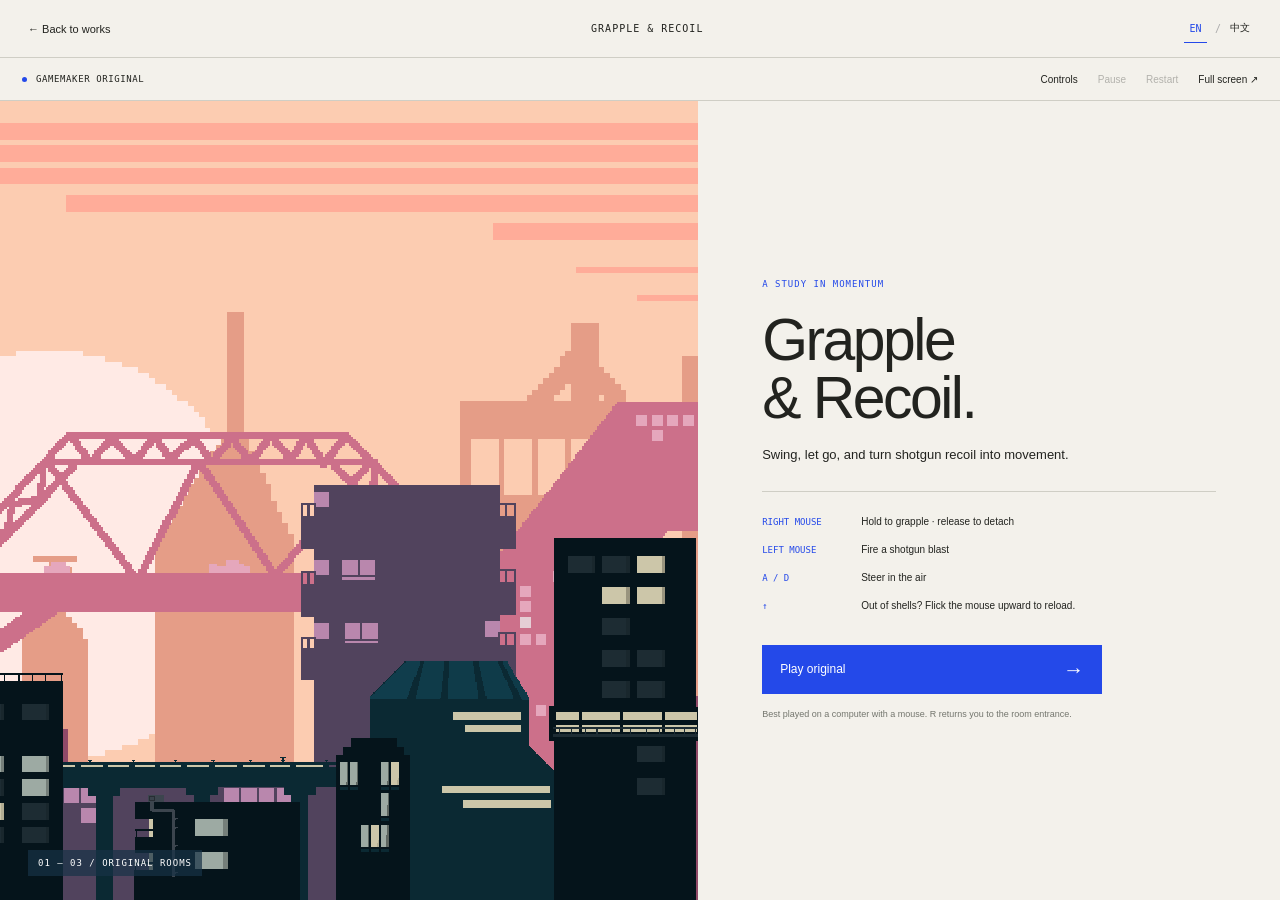
<file: other-works/game/index.html>
<!doctype html>
<html lang="en">
<head>
  <meta charset="utf-8">
  <meta name="viewport" content="width=device-width,initial-scale=1">
  <meta name="theme-color" content="#f3f1eb">
  <title>Grapple & Recoil — GameMaker Original</title>
  <link rel="icon" href="../favicon.svg" type="image/svg+xml">
  <link rel="stylesheet" href="game.css">
  <script src="../i18n.js"></script>
  <script src="game.js" defer></script>
</head>
<body>
  <header class="game-header"><a id="back-link" href="../#project-grapple" data-copy="back">← Back to works</a><span>GRAPPLE & RECOIL</span><div class="language-switch" role="group" aria-label="Language / 语言"><button type="button" data-language="en" lang="en">EN</button><span>/</span><button type="button" data-language="zh" lang="zh-CN">中文</button></div></header>
  <main class="play-shell">
    <div class="game-toolbar"><span class="edition" data-copy="edition">GameMaker original</span><div><button type="button" id="help-button" data-copy="controls">Controls</button><button type="button" id="pause-button" data-copy="pause" disabled>Pause</button><button type="button" id="restart-button" data-copy="restart" disabled>Restart</button><button type="button" id="fullscreen-button" data-copy="fullscreen">Full screen ↗</button></div></div>
    <div class="screen">
      <section class="intro" id="intro" aria-labelledby="intro-title">
        <div class="intro-art" aria-hidden="true"><img src="../assets/grapple-SprBgFar.webp" alt=""><img src="../assets/grapple-SprBgMid.webp" alt=""><img src="../assets/grapple-SprBgNear.webp" alt=""><span>01 — 03 / ORIGINAL ROOMS</span></div>
        <div class="intro-copy"><span class="eyebrow">A STUDY IN MOMENTUM</span><h1 id="intro-title" data-copy="title">Grapple<br>& Recoil.</h1><p class="intro-description" data-copy="intro">Swing, let go, and turn shotgun recoil into movement.</p><div class="short-controls"><p><kbd data-copy="right-mouse">RIGHT MOUSE</kbd><span data-copy="grapple">Hold to grapple · release to detach</span></p><p><kbd data-copy="left-mouse">LEFT MOUSE</kbd><span data-copy="fire">Fire a shotgun blast</span></p><p><kbd>A / D</kbd><span data-copy="steer">Steer in the air</span></p><p><kbd>↑</kbd><span data-copy="reload">Out of shells? Flick the mouse upward to reload.</span></p></div><button class="start-button" type="button" id="start-button"><span data-copy="start">Play original</span><span aria-hidden="true">→</span></button><p class="device-note" data-copy="device">Best played on a computer with a mouse. R returns you to the room entrance.</p></div>
      </section>
      <div id="engine-mount" class="engine-mount"></div>
      <div class="loading-state" id="loading-state" hidden><span class="loading-mark" aria-hidden="true">✳</span><p id="loading-text" role="status" data-copy="loading">Loading the original game…</p></div>
      <div class="error-state" id="error-state" hidden><h2 data-copy="error-title">The game could not start.</h2><p data-copy="error-body">Please retry, or open the game in a current desktop browser.</p><button type="button" id="retry-button" data-copy="retry">Try again</button></div>
    </div>
  </main>
  <dialog id="help-dialog" aria-labelledby="help-title"><div class="help-heading"><h2 id="help-title" data-copy="controls">Controls</h2><button type="button" id="close-help" data-copy="close">Close ×</button></div><dl><dt data-copy="right-mouse">RIGHT MOUSE</dt><dd data-copy="grapple">Hold to grapple · release to detach</dd><dt data-copy="left-mouse">LEFT MOUSE</dt><dd data-copy="fire">Fire a shotgun blast</dd><dt>A / D · ← / →</dt><dd data-copy="steer">Steer in the air</dd><dt data-copy="mouse-up">MOUSE ↑</dt><dd data-copy="reload">Out of shells? Flick the mouse upward to reload.</dd><dt>R</dt><dd data-copy="respawn">Return to the current room entrance</dd></dl><p class="help-note" data-copy="help-note">The original prototype has three connected rooms. Reach an exit to enter the next. Its debug overlay shows velocity, acceleration and rope forces.</p></dialog>
</body>
</html>
</file>
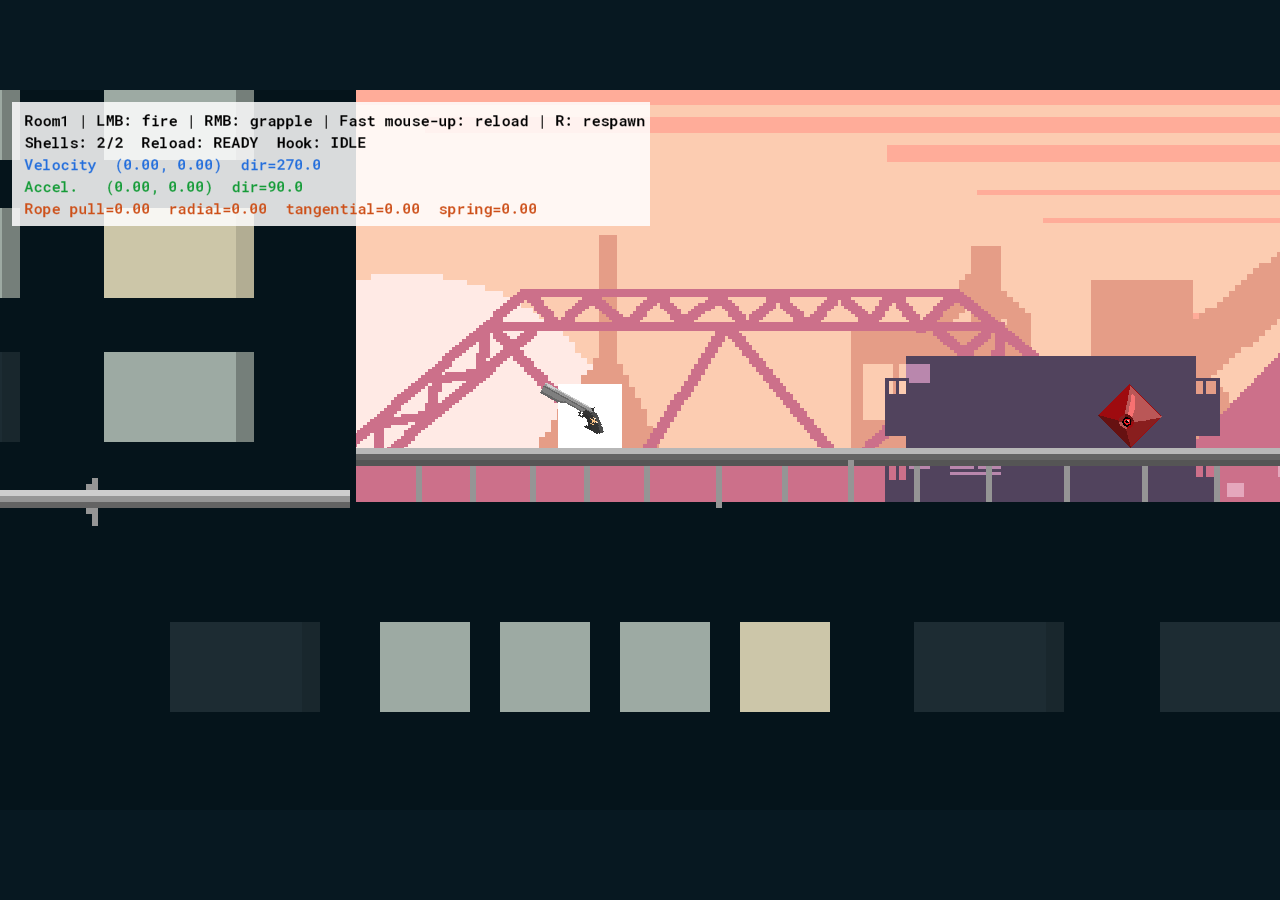
<file: other-works/game/runtime/index.html>
<!DOCTYPE html>
<html lang="en-us">

  <!-- Custom PreHead code is injected here -->
  

  <head>
    <meta charset="utf-8" />
    <meta http-equiv="Content-Type" content="text/html; charset=utf-8" />
    <meta name="viewport" content="viewport-fit=cover, width=device-width, initial-scale=1.0, minimum-scale=1.0, maximum-scale=1.0" />

    <!-- Builtin injector for disabling cache -->
    

    <title>Created with GameMaker:Studio</title>

    <!-- Custom PreStyle code is injected here -->
    

    <style>
      @-webkit-keyframes rotation {
        from {
          -webkit-transform: rotate(0deg);
        }

        to {
          -webkit-transform: rotate(360deg);
        }
      }

      @-moz-keyframes rotation {
        from {
          -moz-transform: rotate(0deg);
        }

        to {
          -moz-transform: rotate(360deg);
        }
      }

      @-o-keyframes rotation {
        from {
          -o-transform: rotate(0deg);
        }

        to {
          -o-transform: rotate(360deg);
        }
      }

      @keyframes rotation {
        from {
          transform: rotate(0deg);
        }

        to {
          transform: rotate(360deg);
        }
      }

      html {
        background: #060612;
      }

      body {
        font-family: arial;
        margin: 0;
        padding: 0;
        min-height: 100vh;
        min-height: -webkit-fill-available;
        min-height: fill-available;
        min-height: 100svh; /* Otherwise contents can be covered by an address bar in Safari on iOS 15 */
        min-width: 100vw;
        background:radial-gradient( 56.63% 56.63% at 50% 43.37%, #1c1726 0%, #060612 100%);
        display: flex;
        flex-direction: column;
        overflow-x: hidden;
        place-items: center;
      }

      body.scrollingDisabled {
        overflow: hidden;
      }

      .emscripten {
        padding-right: 0;
        display: block;
      }

      div.emscripten {
        text-align: center;
      }

      /* the canvas *must not* have any border or padding, or mouse coords will be wrong */
      canvas.emscripten {
        display: none;
        border: 0px none;
        background-color: black;
        position: relative;
        transition: opacity 5s ease-in;
		-webkit-transition: opacity 5s ease-in;
        opacity: 0;
        filter: blur(0) grayscale(0);
        margin-top: auto;
        margin-bottom: auto;
        image-rendering: optimizeSpeed;             /* Older versions of FF          */
        image-rendering: -moz-crisp-edges;          /* FF 6.0+                       */
        image-rendering: -webkit-optimize-contrast; /* Safari                        */
        image-rendering: -o-crisp-edges;            /* OS X + Windows Opera (12.02+) */
        image-rendering: pixelated;                 /* Awesome future-browsers       */
        -ms-interpolation-mode: nearest-neighbor;   /* IE                            */        
      }

      canvas.active {
        animation-name: fadeIn;
        animation-duration: 2s;
        opacity: 1;
      }

      canvas.paused {
        animation-name: blur;
        animation-duration: 0.5s;
        filter: blur(2px) grayscale(1);
      }

      canvas.unpaused {
        animation-name: none;
      }

      canvas.animatedSizeTransitions {
        transition: width 0.3s ease, height 0.3s ease;
      }

      @keyframes fadeIn {
        0% {
          opacity: 0;
        }

        100% {
          opacity: 1;
        }
      }

      @keyframes blur {
        0% {
          filter: blur(0) grayscale(0);
        }

        100% {
          filter: blur(2px) grayscale(1);
        }
      }

      .spinner {
        height: 30px;
        width: 30px;

        -webkit-animation: rotation 0.8s linear infinite;
        -moz-animation: rotation 0.8s linear infinite;
        -o-animation: rotation 0.8s linear infinite;
        animation: rotation 0.8s linear infinite;

        border: 5px solid #bdff00;
        border-top: 5px solid #719900;
        border-radius: 100%;
      }

      .floating-control {
        position: absolute;
        display: none;
        border: none;

        left: 0px;
        top: 0px;
        width: 400px;
        height: 100%;
        padding: 10px;

        font-family: monospace;
        font-size: 8;
        color: white;
        background: rgba(53, 18, 84, 0.8);
        box-shadow: rgb(9 8 13 / 20%) -2px 2px 4px, rgb(9 8 13 / 40%) -4px 4px 16px;
      }

      #status {
        display: inline-block;
        vertical-align: top;
        font-weight: bold;
        color: white;
      }

      #progress {
        width: 250px;
        height: 10px;
        -webkit-appearance: none;
        appearance: none;
        padding: 5px;
      }

      /* Determines the style of the background of the progress bar */
      progress[value]::-webkit-progress-bar {
        background-color: #8492a6;
        height: 10px;
        border-radius: 15px;
      }
      /* Determines the style of the completed part of the progress bar */
      progress[value]::-webkit-progress-value {
        background-image: -webkit-linear-gradient(left, #719900, #bdff00);
        height: 10px;
        border-radius: 15px;
      }

      div.loading {
        position: absolute;
        top: 0;
        bottom: 0;
        left: 0;
        right: 0;
        display: flex;
        flex-direction: column;
        justify-content: center;
        align-items: center;
        pointer-events: none;
      }
      div.loading > * {
        padding: 10px;
        margin: 10px;
      }

      .output-container {
        text-align: center;
        margin-top: auto;
      }
      .output-button {
        border: none;
        width: 200px;
        height: 25px;
        margin: 5px;
        border-radius: 5px;
        cursor: pointer;
        background-color: black;
        color: #20c20e;
        font-family: "Lucida Console", Monaco, monospace;
      }

      #output {
        display: none;
        height: 200px;
        background-color: black;
        color: white;
        font-family: "Lucida Console", Monaco, monospace;
        outline: none;
        border: none;
        padding: 0;
        width: 100%;
      }

      #message-container {
        display: none;
        min-height: 50px;
        background-color: rgba(20, 20, 20, 0.5);
        outline: none;
        border: none;
        padding: 0;
        width: 100%;
        position: absolute;
        top: 0;
      }

      #messages {
        margin-left: 50px;
        color: white;
        font-family: "Lucida Console", Monaco, monospace;
        outline: none;
        border: none;
        padding: 0;
      }

      img.qrCode {
         opacity: 1.0;
         width: 50%;
         height: 50%;
      }

      #pauseMenuContainer {
        position: absolute;
        top: 0;
        bottom: 0;
        left: 0;
        right: 0;
        display: flex;
        justify-content: center;
        align-items: center;
      }

      #pauseMenuContainer[hidden] {
        display: none !important;
        opacity: 0;
      }

      #pauseMenuBorder {
        background: linear-gradient(135deg, #FA1E4E, transparent 40%);
        padding: 1px;
        border-radius: 4px;
        clip-path: polygon(10.5px 0, 100% 0, 100% 100%, 0 100%, 0 10.5px);
        width: 70vw;
        max-width: 400px;
      }

      #pauseMenu {
        display: flex;
        flex-direction: column;
        padding: 60px 30px 60px 30px;
        background: linear-gradient(180deg, #2E273F 16.15%, rgba(46, 39, 63, 0.79) 56.25%, #2E273F 91.15%);
        border-radius: 4px;
        clip-path: polygon(10px 0, 100% 0, 100% 100%, 0 100%, 0 10px);
        animation-name: fadeIn;
        animation-duration: 0.5s;
        opacity: 1;
      }

      #pauseMenu button {
        font-weight: 500;
        font-size: 17px;
        color: white;
        background: #FA1E4E;
        border: 1px solid #FA1E4E;
        border-radius: 6px;
        padding: 12px 24px;
        margin: 5px 0;
        -webkit-user-select: none;
        user-select: none;
      }

      #pauseMenu button#quitButton {
        background: #FA1E4E40;
      }

      #pauseMenu button:hover {
        filter: brightness(1.15);
      }

      #pauseMenu button:active {
        filter: brightness(0.85);
      }

      #pauseMenu button[hidden] {
        display: none;
      }

      .graph .labels.x-labels {
        background-color: white;
        text-anchor: middle;
      }

      .graph .labels.y-labels {
        text-anchor: end;
      }

      .graph {
        font-family: Averta, -apple-system, "Segoe UI", system-ui, sans-serif;
        font-feature-settings: "tnum", "lnum";
        font-style: normal;
        font-size: 14px;
        font-weight: 600;
        line-height: 21px;
        text-decoration-line: none;
        letter-spacing: 0.25px;
        background-color: transparent;
        fill: #ccc;
      }

      .graph .grid {
        stroke: #ccc;
        stroke-dasharray: 0;
        stroke-width: 1;
      }

      .labels {
        font-size: 4px;
      }

      .label-title {
        font-weight: bold;
        text-transform: uppercase;
        font-size: 4px;
      }

      .peer0 {
        fill: #fa1f4e;
        stroke: #fa1f4e;
      }
      .peer1 {
        fill: #a970ff;
        stroke: #a970ff;
      }
      .peer2 {
        fill: #4574ee;
        stroke: #4574ee;
      }
      .peer3 {
        fill: #c3ff6f;
        stroke: #c3ff6f;
      }

      .peer {
        stroke-width: 0;
      }

      .peer-frame-delay {
        fill: none;
        stroke-width: 1;
      }

      .acceptable-rollback-button {
        border: none;
        width: 50px;
        height: 25px;
        margin: 5px;
        border-radius: 5px;
        cursor: pointer;
        background-color: black;
        color: #20c20e;
        font-family: "Lucida Console", Monaco, monospace;
      }

      .peer-acceptable-rollback {
        fill: none;
        stroke-width: 1;
        opacity: 0.3;
      }

      .relay-rtt {
        stroke-width: 2;
      }
    </style>

    <!-- Custom PostStyle code is injected here -->
    

    <!-- Builtin injector for injecting flurry analytics code -->
    
  <link rel="stylesheet" href="../engine.css">
</head>

  <!-- Custom PostHead code is injected here -->
  

  <!-- Custom PreBody code is injected here -->
  

  <body>

    <!-- Custom BodyStart code is injected here -->
    

    <!-- Custom PreCanvas code is injected here -->
    

    <canvas
      class="emscripten"
      id="canvas"
      oncontextmenu="event.preventDefault()"
      tabindex="-1"
    >    
    </canvas>

    <!-- Custom PostCanvas code is injected here -->
    

    <div id="pauseMenuContainer" hidden>
      <div id="pauseMenuBorder">
        <div id="pauseMenu">
          <button id="resumeButton" onclick="resume()">
            Resume
          </button>
          <button id="quitButton" onclick="quitIfSupported()">
            Quit
          </button>
        </div>
        </div>
    </div>
    <div class="loading">
      <div class="spinner" id="spinner"></div>
      <div class="emscripten" id="status">Downloading...</div>

      <progress value="0" max="100" id="progress" hidden="1"></progress>
      <img id="QRCode" class="qrCode"  alt="URL QR Code" hidden="1"></img>
      <img id="QR2Code" class="qrCode"  alt="URL QR2 Code" hidden="1"></img>
    </div>

    <div class="floating-control" id="multiplayer-stats-container">
      <div class="multiplayer-stats-network" id="multiplayer-stats-network">
        <svg version="1.2" xmlns="http://www.w3.org/2000/svg" xmlns:xlink="http://www.w3.org/1999/xlink" class="graph" aria-labelledby="title" role="img" viewbox="-20 -10 130 140">
          <title id="title">Network stats</title>
          <g class="grid x-grid" id="xGrid">
            <line x1="0" y1="100" x2="100" y2="100"></line>

            <line x1="12.25" y1="99" x2="12.25" y2="101"></line>
            <line x1="25" y1="98" x2="25" y2="102"></line>
            <line x1="37.5" y1="99" x2="37.5" y2="101"></line>
            <line x1="50" y1="98" x2="50" y2="102"></line>
            <line x1="62.5" y1="99" x2="62.5" y2="101"></line>
            <line x1="75" y1="98" x2="75" y2="102"></line>
            <line x1="87.5" y1="99" x2="87.5" y2="101"></line>
            <line x1="100" y1="98" x2="100" y2="102"></line>
          </g>
          <g class="grid y-grid" id="yGrid">
            <line x1="0" y1="0" x2="0" y2="100"></line>

            <line x1="-2" y1="0" x2="2" y2="0"></line>
            <line x1="-1" y1="12.5" x2="1" y2="12.50"></line>
            <line x1="-2" y1="25" x2="2" y2="25"></line>
            <line x1="-1" y1="37.5" x2="1" y2="37.5"></line>
            <line x1="-2" y1="50" x2="2" y2="50"></line>
            <line x1="-1" y1="62.5" x2="1" y2="62.5"></line>
            <line x1="-2" y1="75" x2="2" y2="75"></line>
            <line x1="-1" y1="87.5" x2="1" y2="87.5"></line>
          </g>
          <g class="labels x-labels">
            <text x="0" y="110">-8</text>
            <text x="25" y="110">-4</text>
            <text x="50" y="110">0</text>
            <text x="75" y="110">4</text>
            <text x="100" y="110">8</text>
            <text x="50" y="115" class="label-title">Time shift</text>
          </g>
          <g class="labels y-labels">
            <text x="-4" y="0" alignment-baseline="middle">16</text>
            <text x="-4" y="25" alignment-baseline="middle">12</text>
            <text x="-4" y="50" alignment-baseline="middle">8</text>
            <text x="-4" y="75" alignment-baseline="middle">4</text>
            <text x="-4" y="100" alignment-baseline="middle">0</text>
            <text x="-10" y="50" class="label-title" alignment-baseline="middle">RTT</text>
          </g>

          <g id="stats-network-peers">
          </g>

          <g id="stats-network-peer-frame-delays">
          </g>

          <g id="stats-network-relay-rtt">
          </g>
        </svg>
      </div>
      <div>
        <b>Acceptable rollback frames marker:</b>
        <div>
          <button class="acceptable-rollback-button" onclick="set_acceptable_rollback(0)">Off</button>
          <button class="acceptable-rollback-button" onclick="set_acceptable_rollback(1)">+1</button>
          <button class="acceptable-rollback-button" onclick="set_acceptable_rollback(2)">+2</button>
          <button class="acceptable-rollback-button" onclick="set_acceptable_rollback(4)">+4</button>
        </div>
      </div>
      <div id="multiplayer-stats">
        [no stats available]
      </div>
    </div>
    <div class="output-container" id="output-container" >
      <!-- Custom Button code is injected here -->
      

      <button class="output-button" id="stats-button" style="visibility: hidden" onclick="toggleElement('multiplayer-stats-container')">
        Toggle Stats
      </button>
      <button class="output-button" id="share-button" style="visibility: hidden" onclick="navigator.clipboard.writeText(window.shareUrl)">
        Copy Share Url
      </button>
      <button class="output-button" id="log-state-button" onclick="log_next_game_state()" style="visibility: hidden">
        Log State
      </button>
      <textarea id="output" rows="8"></textarea>
    </div>

    <div class="wallpaper-container" id="wallpaper-container" style="display: none">
      <button class="output-button" onclick="toggleElement('wallpaper-config-iframe')">
        Toggle configurator
      </button>
    </div>
    <!-- The wallpaper config is displayed in an iframe to make it possible to use keyboard for entering values (it's consumed by
        the runner in the original document). -->
    <iframe class="floating-control" id="wallpaper-config-iframe" src="about:blank"></iframe>

    <div id="message-container">
      <div id="messages">
      </div>
    </div>

   

   <script>
     window.adsbygoogle = window.adsbygoogle || [];
     const adBreak =  adConfig = function(o) {adsbygoogle.push(o);}
   </script>

    <script id="tick-worker" type="javascript/worker">
      let running = false;
      let stop_called = false;

      let intervalMs = 16;

      onmessage = (e) => {
        if (e.data.run) {
          intervalMs = Math.floor(1000 / e.data.fps);

          if (!running) {
            running = true;
            setTimeout(tick, intervalMs);
          }
        } else {
          stop_called = true;
        }
      }

      const tick = () => {
        if (stop_called) {
          stop_called = false;
          running = false;

          return;
        }

        const start = new Date().getTime();
        postMessage('');
        const end = new Date().getTime();

        let next_update = start + intervalMs - end;
        next_update = Math.max(next_update, 0);
        setTimeout(tick, next_update);
      }
    </script>

    <script type="text/javascript">
      const blob = new Blob([document.querySelector('#tick-worker').textContent]);
      const worker = new Worker(window.URL.createObjectURL(blob));

      worker.onmessage = function () {
        GM_tick(performance.now());
      }

      const isMultiplayer = function () {
        if (typeof GM_is_multiplayer !== 'function') {
          return false;
        }

        return GM_is_multiplayer() !== 0;
      }

      document.addEventListener('visibilitychange', function () {
        if (!isMultiplayer()) {
          return;
        }

        if (document.visibilityState === 'hidden') {
          worker.postMessage({run: true, fps: 60});
        } else {
          worker.postMessage({run: false});
        }
      });
    </script>

    <script type="text/javascript">
      const CHANGE_ASPECT_RATIO = true;

      var bodyElement = document.getElementsByTagName("body")[0];
      var statusElement = document.getElementById("status");
      var progressElement = document.getElementById("progress");
      var spinnerElement = document.getElementById("spinner");
      var canvasElement = document.getElementById("canvas");
      var outputElement = document.getElementById("output");
      var outputContainerElement = document.getElementById("output-container");
      var pauseMenu = document.getElementById("pauseMenuContainer");
      var resumeButton = document.getElementById("resumeButton");
      var quitButton = document.getElementById("quitButton");
      canvasElement.addEventListener("click", function() { canvasElement.focus(); });
      
      const messageContainerElement = document.getElementById("message-container");
      const messagesElement = document.getElementById("messages");
      let rollbackMessages = [];

      let clearRollbackMessagesTimeoutId = -1;
      const showRollbackMessage = function (message) {
        let messages = "";
        rollbackMessages.push(message);
        rollbackMessages.forEach(m => messages += "<p>" + m + "</p>");

        messagesElement.innerHTML = messages;
        messageContainerElement.style.display = 'block';

        if (clearRollbackMessagesTimeoutId === -1) {
          clearTimeout(clearRollbackMessagesTimeoutId);
        }
        clearRollbackMessagesTimeoutId = setTimeout(clearRollbackMessages, 5000);
      };

      const clearRollbackMessages = function () {
        clearRollbackMessagesTimeoutId = -1;
        rollbackMessages = [];
        messageContainerElement.style.display = 'none';
      };

      var startingHeight, startingWidth;
      var startingAspect;
      var Module = {
        preRun: [],
        postRun: [],
        print: (function () {
          var element = document.getElementById("output");
          if (element) element.value = ""; // clear browser cache
          return function (text) {
            if (arguments.length > 1)
              text = Array.prototype.slice.call(arguments).join(" ");
            // These replacements are necessary if you render to raw HTML
            //text = text.replace(/&/g, "&amp;");
            //text = text.replace(/</g, "&lt;");
            //text = text.replace(/>/g, "&gt;");
            //text = text.replace('\n', '<br>', 'g');
            console.log(text);
            if (text === "Entering main loop.") {
              // It seems that this text ensures game is loaded.
              ensureAspectRatio();
            }
            if (element) {
              element.value += text + "\n";
              element.scrollTop = element.scrollHeight; // focus on bottom
            }
          };
        })(),
        printErr: function (text) {
          if (arguments.length > 1)
            text = Array.prototype.slice.call(arguments).join(" ");
          console.error(text);
        },
        canvas: (function () {
          var canvas = document.getElementById("canvas");

          return canvas;
        })(),
        setStatus: function (text) {
          if (!Module.setStatus.last)
            Module.setStatus.last = { time: Date.now(), text: "" };
          if (text === Module.setStatus.last.text) return;
          var m = text.match(/([^(]+)\((\d+(\.\d+)?)\/(\d+)\)/);
          var now = Date.now();
          if (m && now - Module.setStatus.last.time < 30) return; // if this is a progress update, skip it if too soon
          Module.setStatus.last.time = now;
          Module.setStatus.last.text = text;
          if (m) {
            text = m[1];
            progressElement.value = parseInt(m[2]) * 100;
            progressElement.max = parseInt(m[4]) * 100;
            progressElement.hidden = false;
            spinnerElement.hidden = false;
          } else {
            progressElement.value = null;
            progressElement.max = null;
            progressElement.hidden = true;

            // If there are no status text, we are finished and can display
            // the canvas and hide the spinner
            if (!text) {
              spinnerElement.style.display = "none";
              canvasElement.style.display = "block";
            }
          }
          statusElement.innerHTML = text;
        },
        totalDependencies: 0,
        monitorRunDependencies: function (left) {
          this.totalDependencies = Math.max(this.totalDependencies, left);
          Module.setStatus(
            left
              ? "Preparing... (" +
                  (this.totalDependencies - left) +
                  "/" +
                  this.totalDependencies +
                  ")"
              : "All downloads complete."
          );
        },
      };
      Module.setStatus("Downloading...");
      window.onerror = function (event) {
        // TODO: do not warn on ok events like simulating an infinite loop or exitStatus
        Module.setStatus("Exception thrown, see JavaScript console");
        spinnerElement.style.display = "none";
        Module.setStatus = function (text) {
          if (text) Module.printErr("[post-exception status] " + text);
        };
      };

      // Route URL GET parameters to argc+argv
      if (typeof window === "object") {
        Module['arguments'] = window.location.search.substr(1).trim().split('&');
        // If no args were passed arguments = [''], in which case kill the single empty string.
        if (!Module['arguments'][0]) {
          Module['arguments'] = [];
        }
      }

      // add in the script code
      

      function toggleElement(id) {
        var elem = document.getElementById(id);
        if (elem) {
          elem.style.display = elem.style.display == 'block' ? 'none' : 'block';
        }
      }

      var g_pWadLoadCallback = undefined;
      function setWadLoadCallback( _wadLoadCallback ) 
      {
        g_pWadLoadCallback = _wadLoadCallback;
      }

      var g_pAddAsyncMethod = -1;

      function setAddAsyncMethod( asyncMethod )
      {
        g_pAddAsyncMethod = asyncMethod;
      }

      var g_pJSExceptionHandler = undefined;

      function setJSExceptionHandler( exceptionHandler )
      {
        if (typeof exceptionHandler == "function") {
            g_pJSExceptionHandler = exceptionHandler;
        } // end if
      } // end setJSExceptionHandler

      function hasJSExceptionHandler()
      {
        return (g_pJSExceptionHandler != undefined) && (typeof g_pJSExceptionHandler == "function");
      } // end hasJSExceptionHandler

      function doJSExceptionHandler( exceptionJSON )
      {
        if (typeof g_pJSExceptionHandler == "function") {
          var exception = JSON.parse( exceptionJSON );
          g_pJSExceptionHandler( exception );
        } // end if
      } // end doJSExceptionHandler

      function manifestFiles()
      {
        return [ "runner.data",
"runner.js",
"runner.wasm",
"audio-worklet.js",
"game.unx" ].join( ";");
      }

      function manifestFilesMD5()
      {
        return [ "585214623b669175a702fed30de7d21d",
"7eb285d8ddb936cebc7b03e69bf13d75",
"6344cea96b6757c3753745b7ebf72d7d",
"e8f1e8db8cf996f8715a6f2164c2e44e",
"367f8d5269d04e68666064ecdc1c7ec3" ];
      }

      function onFirstFrameRendered()
      {
          //console.log("First frame rendered!");
      }

      function onGameSetWindowSize(width,height)
      {
          console.log("Window size set to width: " + width + ", height: " + height);

          startingHeight = height;
          startingWidth = width;
          startingAspect = startingWidth / startingHeight;
          ensureAspectRatio();
      }

    function triggerAd(adId, _callback_beforeAd, _callback_afterAd, _callback_adDismissed, _callback_adViewed, _callback_adbreakDone) {
       // need to take a copy of the RValues represented
       var pRValueCopy = triggerAdPrefix( _callback_beforeAd, _callback_afterAd, _callback_adDismissed, _callback_adViewed, _callback_adbreakDone );
       var pCallbackBeforeAd = pRValueCopy + (0*16);
       var pCallbackAfterAd = pRValueCopy + (1*16);
       var pCallbackAdDismissed = pRValueCopy + (2*16);
       var pCallbackAdViewed = pRValueCopy + (3*16);
       var pCallbackAdBreakDone = pRValueCopy + (4*16);

       adBreak({
         "type": "reward",                    // The type of this placement
         "name": adId,                        // A descriptive name for this placement

         "beforeAd": () => {                  // Prepare for the ad. Mute and pause the game flow
           console.log("beforeAd");
           // trigger _callback_beforeAd to game
           doGMLCallback( pCallbackBeforeAd, { id:adId } );
         },
         "afterAd" : () => {                   // Resume the game and re-enable sound
           console.log("afterAd");
           // trigger _callback_afterAd to game
           doGMLCallback( pCallbackAfterAd, { id:adId } );
         },
         "beforeReward": (showAdFn) => {      // Show reward prompt (call showAdFn() if clicked)
           console.log("beforeReward");
           showAdFn();
           // Setup native prompt to indicate ad will load
           // Will not be setup by dev so this UX controlled by GXC
         },
         "adDismissed": () => {               // Player dismissed the ad before it finished
           console.log("adDismissed");
           // trigger _callback_adDismissed to game
           doGMLCallback( pCallbackAdDismissed, { id:adId } );
         },
         "adViewed": () => {                  // Player watched the ad–give them the reward.
           console.log("adViewed");
           // trigger _callback_adViewed to game
           doGMLCallback( pCallbackAdViewed, { id:adId } );
         },
         "adBreakDone": (placementInfo) => {  // Always called (if provided) even if an ad didn't show
           console.log("adBreakDone");
           // trigger _callback_adBreakDone to game
           doGMLCallback( pCallbackAdBreakDone, { id:adId } );
           triggerAdPostfix( pRValueCopy );
         }, 
       });
      }

      function triggerPayment(itemId, _callback_PaymentComplete) {
        var pRValueCopy = triggerPaymentPrefix(_callback_PaymentComplete);
        setTimeout(() => {
          console.log("triggerPayment");
          doGMLCallback(pRValueCopy, { id:itemId });        
        }, 1000);
        triggerPaymentPostfix();
      }

      function ensureAspectRatio() {
        if (canvasElement === undefined) {
          return;
        }

        if (!CHANGE_ASPECT_RATIO) {
          return;
        }
        
        if (startingHeight === undefined && startingWidth === undefined) {
          return;
        }

        canvasElement.classList.add("active");

        const maxWidth = window.innerWidth;
        const maxHeight = window.innerHeight;
        var newHeight, newWidth;

        // Find the limiting dimension.
        var heightQuotient = startingHeight / maxHeight;
        var widthQuotient = startingWidth / maxWidth;

        if (heightQuotient > widthQuotient) {
          // Max out on height.
          newHeight = maxHeight;
          newWidth = newHeight * startingAspect;
        } else {
          // Max out on width.
          newWidth = maxWidth;
          newHeight = newWidth / startingAspect;
        }

        canvasElement.style.height = newHeight + "px";
        canvasElement.style.width = newWidth + "px";
      }

      function pause() { // Don't change the name - GX Mobile calls it when the app becomes inactive.
        if (!canvasElement.classList.contains("active")) { // Wait for the canvas to load.
          return
        }
        
        GM_pause();
        pauseMenu.hidden = false;
        canvasElement.classList.add("paused");
      }

      function resume() {
        GM_unpause();
        pauseMenu.hidden = true;
        canvasElement.classList.remove("paused");
        canvasElement.classList.add("unpaused");
        enterFullscreenIfSupported();
        lockOrientationIfSupported();
      }

      function quitIfSupported() {
        if (window.oprt && window.oprt.closeTab) { /* GX Mobile API */
          window.oprt.closeTab();
        } else if (window.chrome && window.chrome.runtime && window.chrome.runtime.sendMessage) {
          window.chrome.runtime.sendMessage('mpojjmidmnpcpopbebmecmjdkdbgdeke', { command: 'closeTab' })
        }
      }

      function enterFullscreenIfSupported() {
        if (!window.oprt || !window.oprt.enterFullscreen) { /* GX Mobile API */
          return;
        }

        window.oprt.enterFullscreen();
        let viewStatus = GM_get_view_status();
        viewStatus.fullscreen = true;
        GM_set_view_status(viewStatus);
      }

      function lockOrientationIfSupported() {
        if (!window.oprt || !window.oprt.lockPortraitOrientation || !window.oprt.lockLandscapeOrientation) { /* GX Mobile API */
          return;
        }

        let viewStatus = GM_get_view_status();
        if (viewStatus.landscape === true && viewStatus.portrait === false) {
          window.oprt.lockPortraitOrientation();
        } else if (viewStatus.landscape === false && viewStatus.portrait === true) {
          window.oprt.lockPortraitOrientation();
        }
      }

      /* Observe the dimensions of body and ensureAspectRatio of the canvas (whilst taking up maximum space)
       *
       * NOTE(robertz):
       *  We also need to request an Animation Frame to do this, if we do not, resizeObserver might throw error
       *  "ResizeObserver loop limit exceeded", which means that
       *  "[...] ResizeObserver was not able to deliver all observations within a single animation frame"
       *  https://stackoverflow.com/a/50387233 (source).
       *
       *  There are different ways to solve the issue, since the error is benign (meaning it wont crash anything)
       *  we could choose to ignore it via changing the window.onerror method, i.e
       *  ```
       *  window.onerror((event)=> {
       *    if(event==="ResizeObserver loop limit exceeded") {
       *       return
       *    }
       *     ///...rest
       *  }
       *  ```
       *  But for now we request an animationFrame which seems to be the recommended way to go about it.
       *
       * NOTE(ddrechny):
       *  window.innerWidth/Height value updates are sometimes delayed in WebKit on iOS after an orientation
       *  change. Hence we're calling ensureAspectRatio one more time after a delay to minimize the risk of
       *  sizing the canvas with outdated values.
       */
      const resizeObserver = new ResizeObserver(() => {
        window.requestAnimationFrame(ensureAspectRatio);
        setTimeout(() => window.requestAnimationFrame(ensureAspectRatio), 100);
      });
      resizeObserver.observe(document.body);

      /* NOTE(ddrechny):
       *  Body needs to be scrollable on desktop browsers for debug buttons to be accessible.
       *  On mobile browsers scrolling can be activated accidentally and debug buttons aren't useful,
       *  so it's better to disable it.
       */
      if (/Android|iPhone|iPod/i.test(navigator.userAgent)) {
        bodyElement.className = "scrollingDisabled";
        canvasElement.classList.add("animatedSizeTransitions");
        outputContainerElement.hidden = true;
      }

      document.addEventListener("visibilitychange", (event) => {
        if (document.visibilityState != "visible") {
          pause();
        } else if (isMultiplayer()) {
          resume();
        }
      });

      window.addEventListener("load", (event) => {
        if ((!window.oprt || !window.oprt.enterFullscreen) && (!window.chrome || !window.chrome.runtime || !window.chrome.runtime.sendMessage)) {
          quitButton.hidden = true;
        }
      });

      setWadLoadCallback(() => {
        enterFullscreenIfSupported();
        lockOrientationIfSupported();
      });

      var read_ptr = 0;
      read_int = () => {
        var heap_slice = Module["HEAPU8"].subarray(read_ptr, read_ptr + 4);
        var buffer = new ArrayBuffer(4);
        var barray = new Uint8Array(buffer);
        for (var i = 0; i < 4; i++) barray[i] = heap_slice[i];
        var int_array = new Int32Array(buffer);
        var int = int_array[0];
        read_ptr += 4;
        return int;
      };

      read_pointer = () => {
        var ptr = Module.getValue(read_ptr, "*");
        read_ptr += 8;
        return ptr;
      };

      readPeer = () => {
        var peer = {
          peer: read_int(),
          local_frames_ahead: read_int(),
          rtt: read_int(),
          remote_frame_rate: read_int(),
          remote_frame_delay: read_int(),
        }

        return peer;
      }

      readStats = (s) => {
        read_ptr = s;

        var stats = {
          kbps_sent: read_int(),
          kbps_received: read_int(),
          pps_sent: read_int(),
          pps_received: read_int(),
          frame_rate: read_int(),
          rollbacks: read_int(),
          frame_delay: read_int(),
          skipped_frames: read_int(),
          rejected_inputs: read_int(),
          relay_rtt: read_int(),
          peer: read_int(),
          num_peers: read_int(),

          serialization_stats: {
            state_size: read_int(),
            managed_instances_num: read_int()
          },
          peers: []
        }

        read_ptr = read_pointer();
        for (var j = 0; j < stats.num_peers; ++j) {
          stats.peers.push(readPeer());
        }

        return stats;

      }

      var acceptable_rollback_frames = 0;
      var set_acceptable_rollback = (frames) => {
        acceptable_rollback_frames = frames;
      }

      drawLocal = (peers_elem, frame_delay_elem, relay_rtt_elem, peer_name, relay_rtt, frame_delay) => {
          drawPeer(peers_elem, frame_delay_elem, peer_name, 0, frame_delay, 0);

          const per_pixel = 100/16;
          const frames_rtt = relay_rtt/16; // To ceil, or not to ceil - that's the question.

          const y = 100 - frames_rtt * per_pixel;

          const relay_rtt_marker = document.createElementNS('http://www.w3.org/2000/svg', 'line');
          relay_rtt_marker.setAttribute('x1', -2);
          relay_rtt_marker.setAttribute('y1', y);
          relay_rtt_marker.setAttribute('x2', 2);
          relay_rtt_marker.setAttribute('y2', y);

          relay_rtt_marker.setAttribute('data-relay-rtt', relay_rtt);

          relay_rtt_marker.classList.add(peer_name);
          relay_rtt_marker.classList.add('relay-rtt');

          relay_rtt_elem.appendChild(relay_rtt_marker);
      }

      drawPeer = (peers_elem, frame_delay_elem, peer_name, rtt, frame_delay, frames_ahead) => {
        const per_pixel = 100/16;
        const frames_rtt = rtt/16; // To ceil, or not to ceil - that's the question.
        const x = 50 + frames_ahead * per_pixel;
        const y = 100 - frames_rtt * per_pixel;

        const peer = document.createElementNS('http://www.w3.org/2000/svg', 'circle');
        peer.setAttribute('cx', x);
        peer.setAttribute('cy', y);
        peer.setAttribute('r', 1);

        peer.setAttribute('data-rtt', rtt);
        peer.setAttribute('data-frame-delay', frame_delay);
        peer.setAttribute('data-frames-ahead', frames_ahead);

        peer.classList.add(peer_name);
        peer.classList.add('peer');

        peers_elem.appendChild(peer);

        const peer_frame_delay = document.createElementNS('http://www.w3.org/2000/svg', 'circle');
        peer_frame_delay.setAttribute('cx', x);
        peer_frame_delay.setAttribute('cy', y);
        peer_frame_delay.setAttribute('r', frame_delay * per_pixel);

        peer_frame_delay.classList.add(peer_name);
        peer_frame_delay.classList.add('peer-frame-delay');

        frame_delay_elem.appendChild(peer_frame_delay);

        if (acceptable_rollback_frames > 0) {
          const peer_acceptable_rollback = document.createElementNS('http://www.w3.org/2000/svg', 'circle');
          peer_acceptable_rollback.setAttribute('cx', x);
          peer_acceptable_rollback.setAttribute('cy', y);
          peer_acceptable_rollback.setAttribute('r', (frame_delay + acceptable_rollback_frames) * per_pixel);

          peer_acceptable_rollback.classList.add(peer_name);
          peer_acceptable_rollback.classList.add('peer-acceptable-rollback');
          frame_delay_elem.appendChild(peer_acceptable_rollback);
        }
      }

      report_stats = (stats_data) => {

        var stats = readStats(stats_data);

        var peers_elem = document.getElementById("stats-network-peers");
        var frame_delay_elem = document.getElementById("stats-network-peer-frame-delays");
        var relay_rtt_elem = document.getElementById("stats-network-relay-rtt");

        peers_elem.innerHTML = '';
        frame_delay_elem.innerHTML = '';
        relay_rtt_elem.innerHTML = '';

        stats.peers.forEach(p => {
          drawPeer(peers_elem, frame_delay_elem, 'peer' + p.peer, p.rtt, p.remote_frame_delay, p.local_frames_ahead);
        });

        drawLocal(peers_elem, frame_delay_elem, relay_rtt_elem, 'peer' + stats.peer, stats.relay_rtt, stats.frame_delay);
      }

      let wallpaperConfig = {};
      const wallpaperConfigKey = 'wallpaper-config';

      function wallpaper_init_config_controls(definitions) {
        const wallpaperContainer = document.getElementById("wallpaper-container");
        wallpaperContainer.style.display = "block";

        let configStyle = '<style type="text/css">' +
          'body { color: white; font-family: Averta, -apple-system, "Segoe UI", system-ui, sans-serif; font-style: normal; font-size: 10px; }' +
          '.config-row { display: flex; justify-content: flex-start; align-items: center; padding: .5em; }' +
          '.config-row > label { flex: 1 }' +
          '.config-row > input { flex: initial; }' +
          '.config-row > textarea { flex: 1; }' +
          '.config-row-label { font-size: 12px; font-weight: 600; }' +
          'button { padding: 8px 16px; border-radius: 4px; background-color: unset; border-color: rgb(199, 159, 234); color: rgb(199, 159, 234); }' +
          '</style>';
        let configHTML = '<html><head><title></title>' + configStyle + '</head><body>' +
          '<div class="wallpaper-header"><h1>Live Wallpaper Configurator</h1><button id="wallpaper-reset-parameters">Reset parameters</button></div>' +
          '<div class="wallpaper-config" id="wallpaper-config"></div>' +
          '</body></html>'

        const wallpaperConfigDocument = document.getElementById("wallpaper-config-iframe").contentDocument;
        wallpaperConfigDocument.open();
        wallpaperConfigDocument.write(configHTML);
        wallpaperConfigDocument.close();

        const storedConfig = JSON.parse(localStorage.getItem(wallpaperConfigKey));
        if (storedConfig) {
          wallpaperConfig = storedConfig;
        }

        const configElement = wallpaperConfigDocument.getElementById("wallpaper-config");
        const resetButton = wallpaperConfigDocument.getElementById("wallpaper-reset-parameters");
        resetButton.addEventListener("click", (e) => {
          wallpaper_reset_config();
          wallpaperConfig = {};
          add_config_elems(configElement, definitions);
          notify_config_change();
        }, false);

        add_config_elems(configElement, definitions);
        notify_config_change();
      }

      function add_config_elems(configElement, definitions) {
        while (configElement.hasChildNodes()) {
          configElement.removeChild(configElement.lastChild);
        }

        definitions.value
          .map(d => create_elems(d, wallpaperConfig, ""))
          .filter(e => e !== null && e !== undefined)
          .map(e => configElement.appendChild(e));
      }

      function create_elems(definition, config, prefixId) {
          if (definition.type === undefined || definition.name === undefined) {
            console.log("missing definition name or type for: ", definition);
            return null;
          }

          if  (definition.type === "section") {
            return create_section_elem(definition, config, prefixId);
          }


          if (definition.value === undefined ) {
            console.log("missing definition value for: ", definition);
            return null;
          }

          if (definition.type === "range") {
            return create_range_elem(definition, config, prefixId);
          }

          if (definition.type === "boolean") {
            return create_checkbox_elem(definition, config, prefixId);
          }

          if (definition.type === "color" || definition.type === "colour") {
            return create_color_elem(definition, config, prefixId);
          }

          if (definition.type === "string") {
            return create_text_elem(definition, config, prefixId);
          }

          if (definition.type === "string_multiline") {
            return create_multiline_text_elem(definition, config, prefixId);
          }

          if (definition.type === "select") {
            return create_select_elem(definition, config, prefixId);
          }

          if (definition.type === "file" || definition.type === "folder") {
            return create_not_supported_elem(definition, config);
          }
          
          console.log("missing config value for: ", definition);
          return null;
      }

      function create_section_elem(definition, config, prefixId) {
        const divElem = document.createElement("div");

        const headerElem = document.createElement("h2");
        headerElem.innerHTML = definition.label;

        divElem.appendChild(headerElem);

        const sectionId = prefixId + definition.name + "-"
        if (!config[definition.name]) {
          config[definition.name] = {};
        }

        definition.children
          .map(c => create_elems(c, config[definition.name], sectionId))
          .filter(e => e !== null && e !== undefined)
          .map(e => divElem.appendChild(e));

        return divElem;
      }

      function get_initial_value(definition, config) {
        let value =  definition.value;
        const configValue = config[definition.name];
        if (configValue && (typeof(configValue) === typeof(value))) {
          value = configValue;
        }

        return value;
      }

      function wrap_with_label(inputElem, definition, prefixId) {
        const controlElem = document.createElement("div");
        controlElem.classList.add(definition.name + "-control");
        controlElem.classList.add("config-row");

        const labelElem = document.createElement("label");
        labelElem.htmlFor = prefixId + definition.name;
        labelElem.innerHTML = "<span class='config-row-label'>" + (definition.label || definition.name) + "</span>";
        if (definition.description) {
          labelElem.innerHTML += "<p>" + definition.description + "</p>";
        }
        controlElem.appendChild(labelElem);

        inputElem.id = prefixId + definition.name;
        controlElem.appendChild(inputElem);

        return controlElem;
      }

      function create_range_elem(definition, config, prefixId) {
        const value = get_initial_value(definition, config);

        const valueElem = document.createElement("span");
        valueElem.style = "margin: 0.5em";
        valueElem.innerHTML = "(" + value + ")";

        const stepElem = document.createElement("input");
        stepElem.id = prefixId + definition.name;
        stepElem.type = "range";
        stepElem.min = definition.min || 0;
        stepElem.max = definition.max || 100;
        stepElem.step = definition.step || 1;
        stepElem.value = value;

        config[definition.name] = value;
        function range_value_updated(e) {
          const valueUpdate = Number(e.target.value);
          config[definition.name] = valueUpdate;
          valueElem.innerHTML = "(" + valueUpdate + ")";

          notify_config_change();
        }

        stepElem.addEventListener("change", range_value_updated, false);
        stepElem.addEventListener("input", range_value_updated, false);

        const valueWrapper = document.createElement("span");
        valueWrapper.appendChild(valueElem);
        valueWrapper.appendChild(stepElem);

        return wrap_with_label(valueWrapper, definition, prefixId);
      }

      function create_checkbox_elem(definition, config, prefixId) {
        const value = get_initial_value(definition, config);

        const checkboxElem = document.createElement("input");
        checkboxElem.type = "checkbox";
        checkboxElem.checked = value;
        
        config[definition.name] = value;
        checkboxElem.addEventListener("change", (e) => {
          const valueUpdate = Boolean(e.target.checked);
          config[definition.name] = valueUpdate;
          notify_config_change();
        });

        return wrap_with_label(checkboxElem, definition, prefixId);
      }

      function create_color_elem(definition, config, prefixId) {
        const value = get_initial_value(definition, config);

        const bgrColor = value;
        const r = (bgrColor & 0x0000ff);
        const g = (bgrColor & 0x00ff00) >> 8;
        const b = (bgrColor & 0xff0000) >> 16;
        const rgbColor = (r << 16) + (g << 8) + b;
        const color = "#" + rgbColor.toString(16).padStart(6, '0');

        const colorElem = document.createElement("input");
        colorElem.type = "color";
        colorElem.value = color;

        config[definition.name] = value;
        function color_value_updated(e) {
          const color = e.target.value;
          const rgbColor = parseInt(color.slice(1), 16);
          const r = (rgbColor & 0xff0000) >> 16;
          const g = (rgbColor & 0x00ff00) >> 8;
          const b = (rgbColor & 0x0000ff);
          const bgrColor = (b << 16) + (g << 8) + r;

          config[definition.name] = bgrColor;
          notify_config_change();
        }

        colorElem.addEventListener("change", color_value_updated, false);
        colorElem.addEventListener("input", color_value_updated, false);
        
        return wrap_with_label(colorElem, definition, prefixId);
      }

      function create_text_elem(definition, config, prefixId) {
        const value = get_initial_value(definition, config);

        const textElem = document.createElement("input");
        textElem.type = "text";
        textElem.value = value;
        console.log("text", value)
        if (definition.max_length && definition.max_length > 0) {
          textElem.maxLength = definition.max_length;
        }

        config[definition.name] = value;
        textElem.addEventListener("input", (e) => {
          config[definition.name] = e.target.value;
          notify_config_change();
        });
        
        return wrap_with_label(textElem, definition, prefixId);
      }

      function create_multiline_text_elem(definition, config, prefixId) {
        const value = get_initial_value(definition, config);

        const textareaElem = document.createElement("textarea");
        textareaElem.rows = 5;
        textareaElem.cols = 50;
        textareaElem.value = value;
        if (definition.max_length && definition.max_length > 0) {
          textareaElem.maxLength = definition.max_length;
        }

        config[definition.name] = value;
        textareaElem.addEventListener("input", (e) => {
          config[definition.name] = e.target.value;
          notify_config_change();
        });
        
        return wrap_with_label(textareaElem, definition, prefixId);
      }

      function create_select_elem(definition, config, prefixId) {
        const value = get_initial_value(definition, config);

        const selectElem = document.createElement("select");
        selectElem.value = value;
        
        const options = definition.options || [];
        options.forEach(o => {
          const option = document.createElement("option");
          option.value = o;
          option.text = o;
          option.selected = o == value ? "selected" : "";
          selectElem.appendChild(option);
        })

        config[definition.name] = value;
        selectElem.addEventListener("change", (e) => {
          e.selected = "selected";
          config[definition.name] = e.target.value;
          notify_config_change();
        });
        
        return wrap_with_label(selectElem, definition, prefixId);
      }

      function create_not_supported_elem(definition, config, prefixId) {
        const labelElem = document.createElement("label");
        labelElem.innerHTML = "Not supported in browser";

        config[definition.name] = definition.value;
        return wrap_with_label(labelElem, definition, prefixId);
      }

      function notify_config_change() {
        console.log(wallpaperConfig)
        localStorage.setItem(wallpaperConfigKey, JSON.stringify(wallpaperConfig));

        wallpaper_update_config(JSON.stringify(wallpaperConfig));
      }
    </script>
    <script src="native-host.js"></script>
<script async type="text/javascript" src="runner.js"></script>

    <!-- Custom BodyEnd code is injected here -->
    

  </body>
  
  <!-- Custom PostBody code is injected here -->
  
</html>
</file>
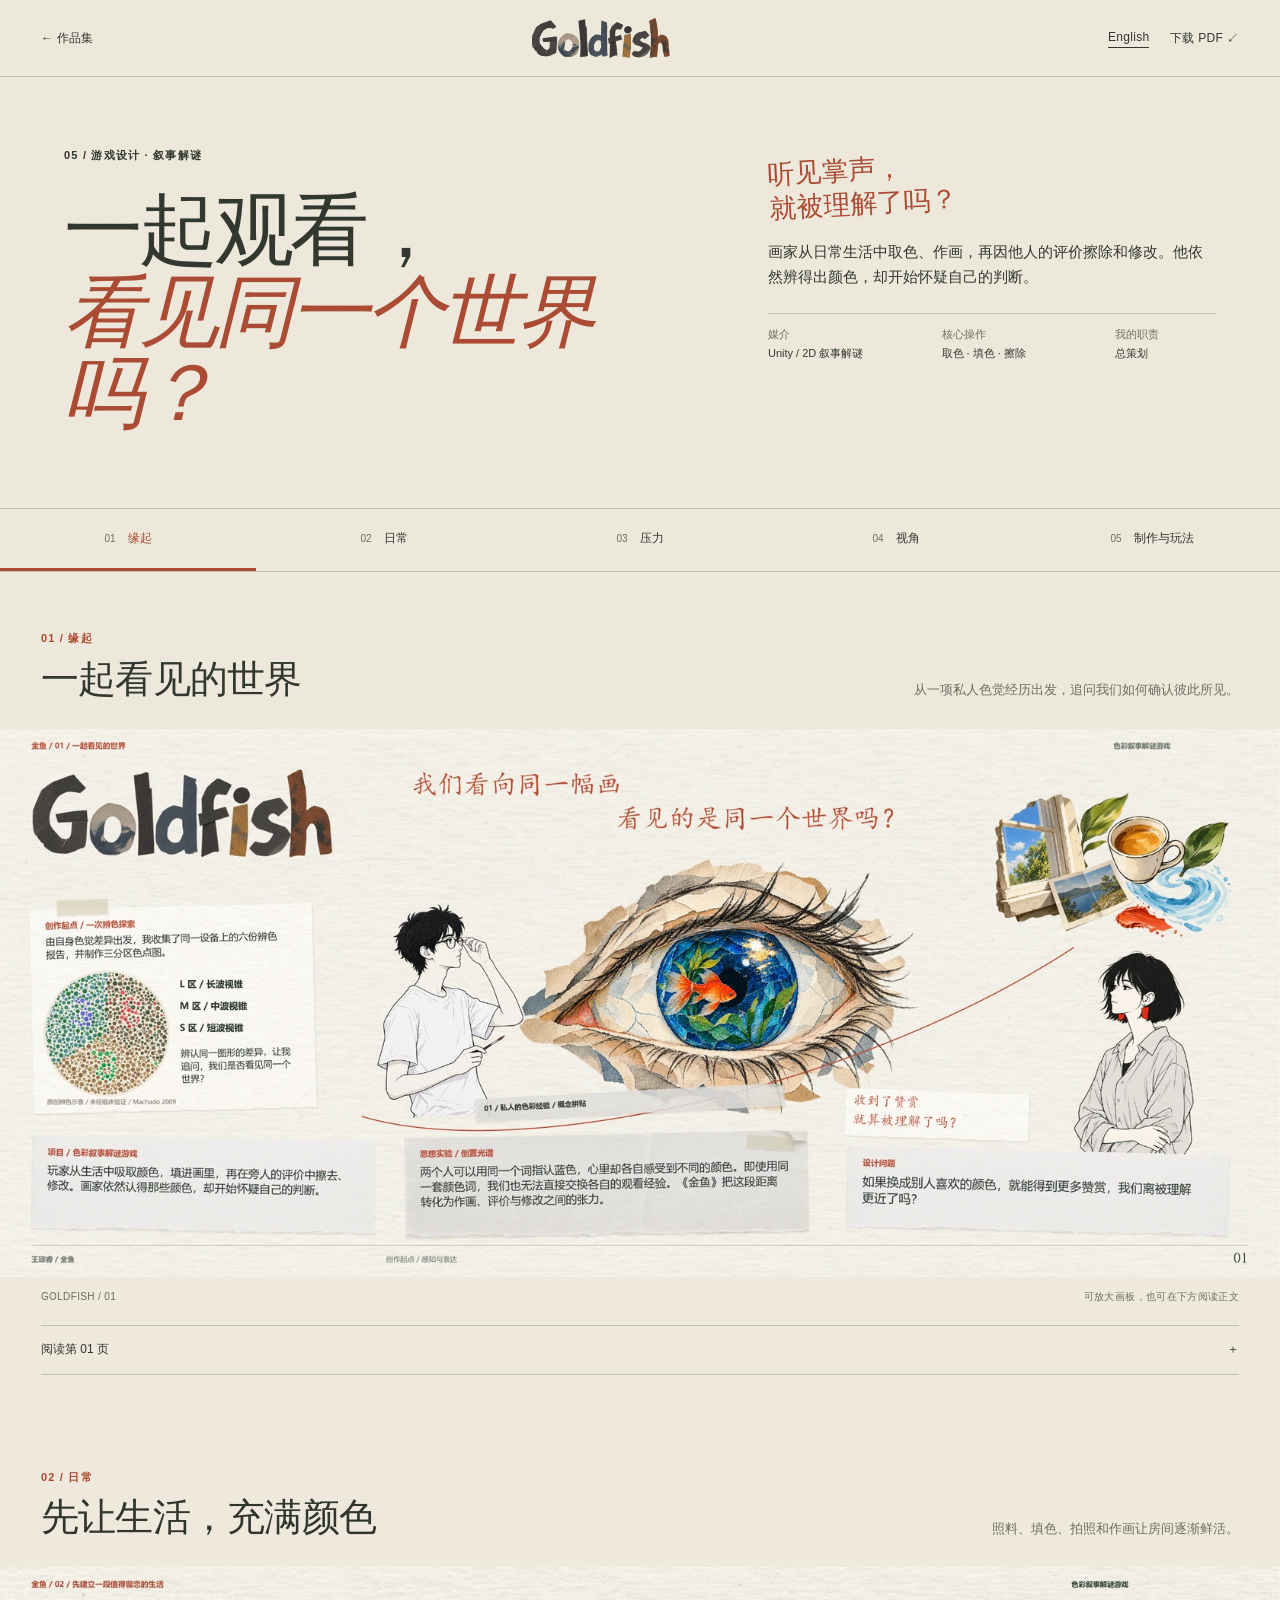
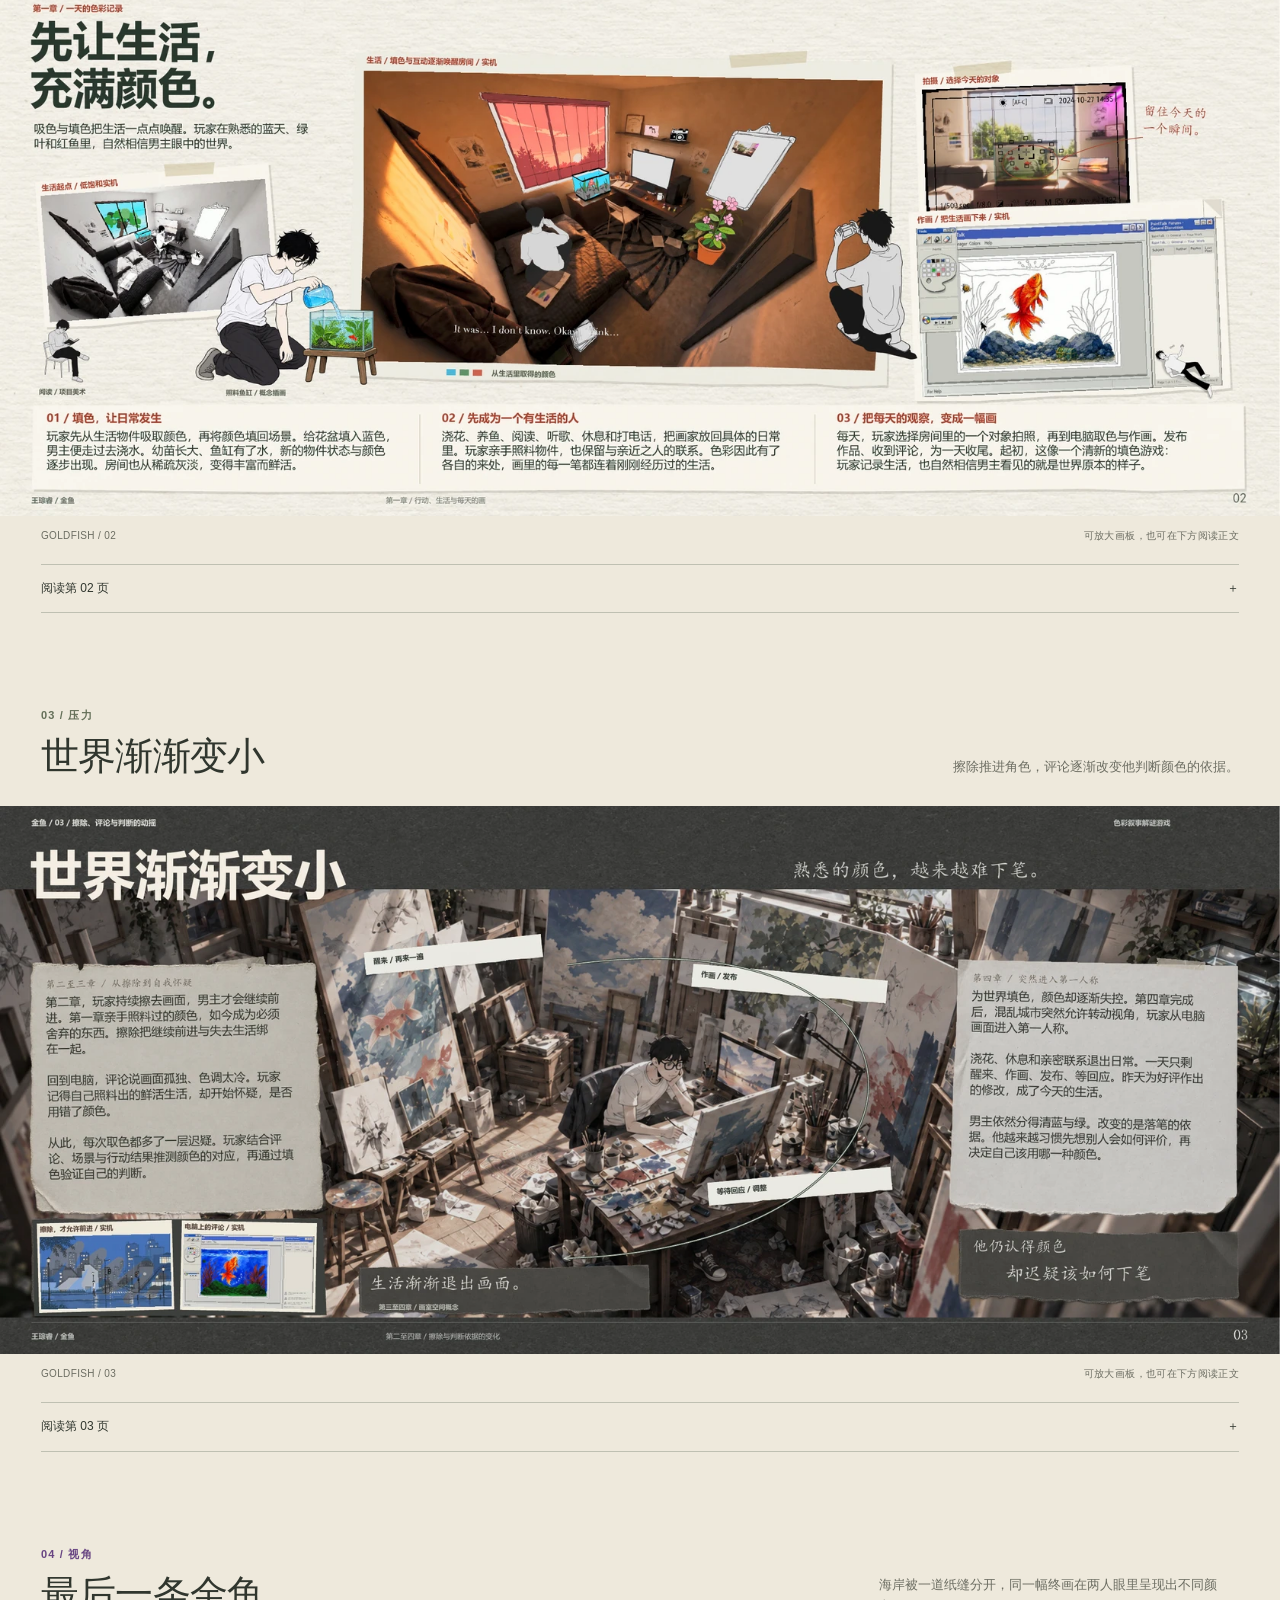
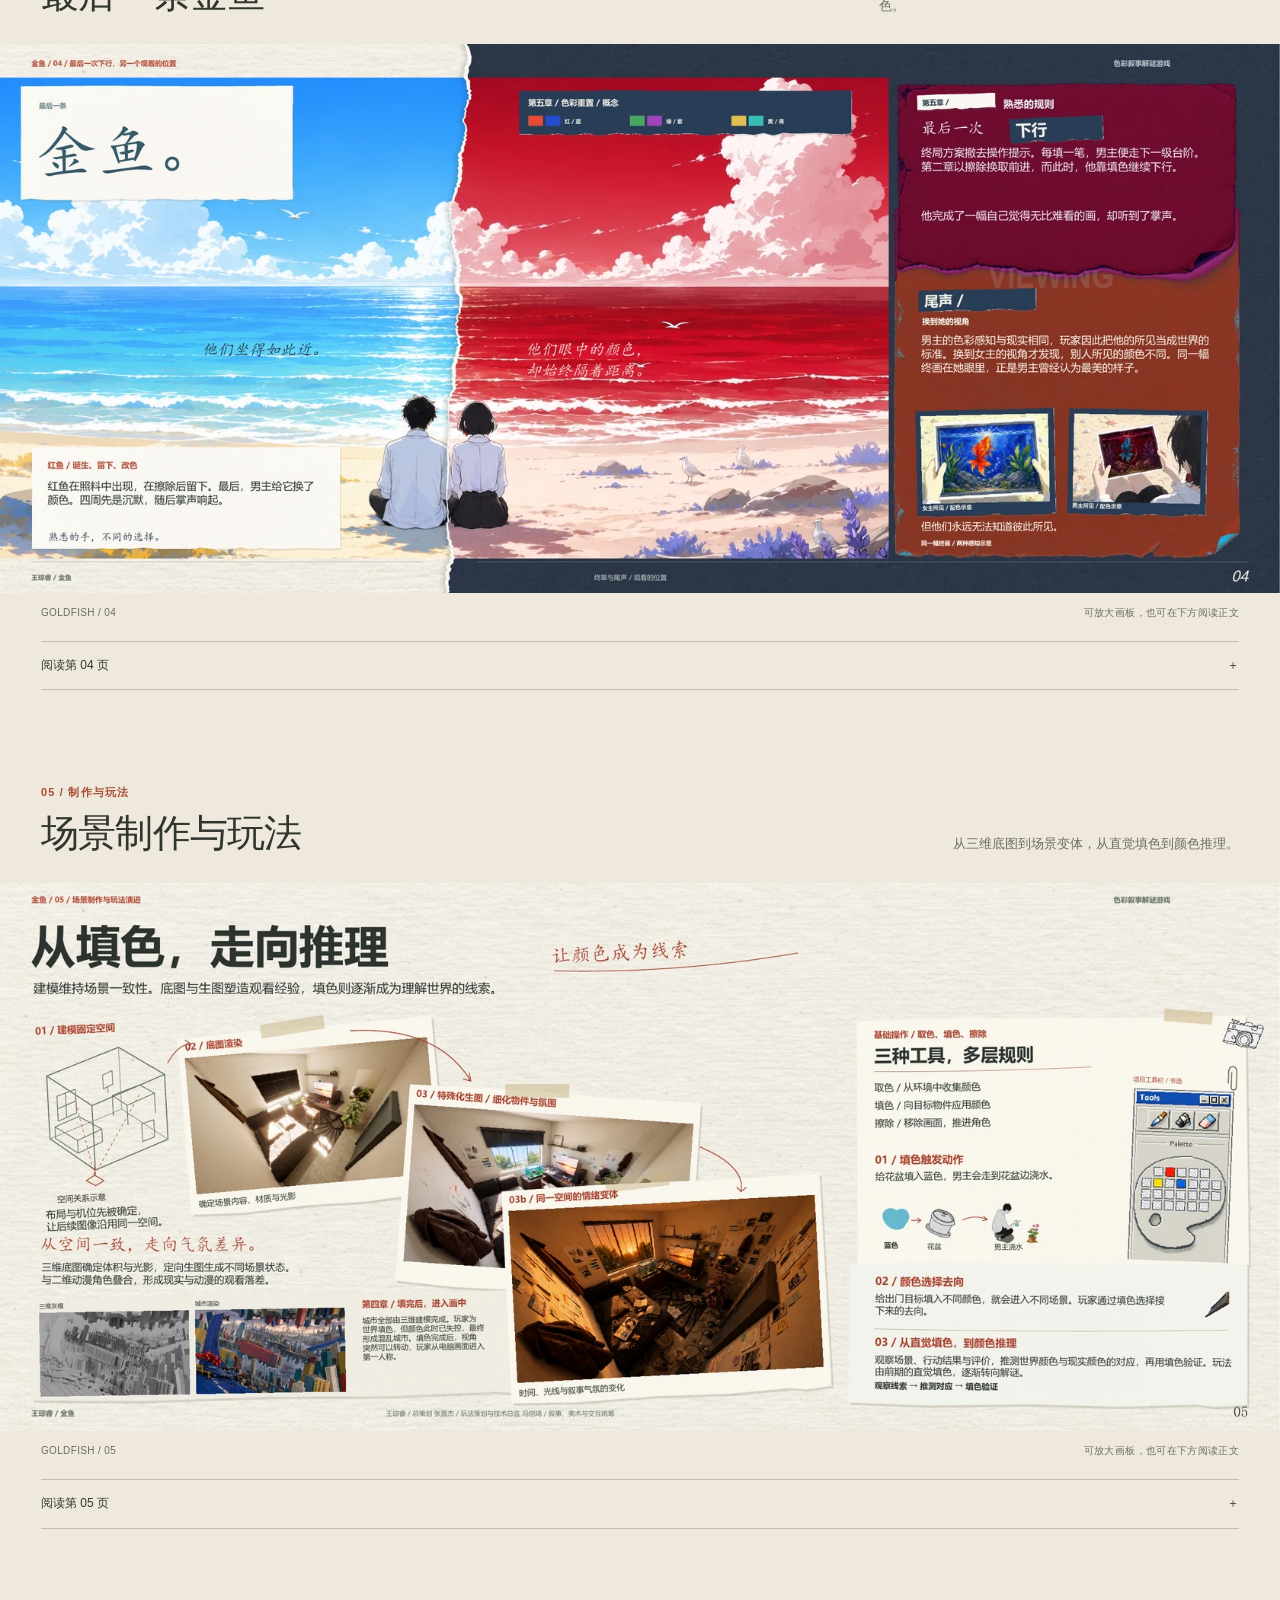
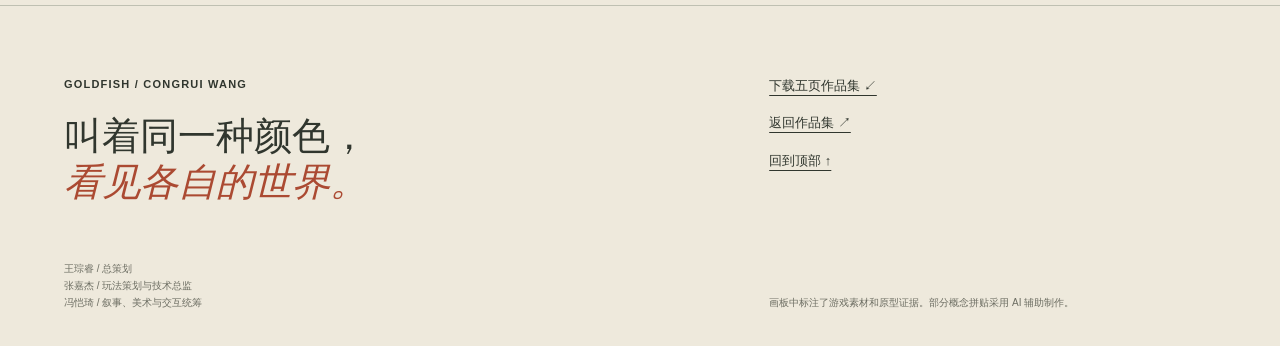
<file: goldfish/zh.html>
<!doctype html>
<html lang="zh-CN"><head><meta charset="utf-8"><meta name="viewport" content="width=device-width,initial-scale=1"><meta name="theme-color" content="#eee9dc">
<title>金鱼｜色彩叙事解谜游戏 · 王琮睿</title><meta name="description" content="取色、填色、擦除。《金鱼》讲述私人色彩感知、创作与被理解之间的距离。">
<link rel="canonical" href="https://discelysium.github.io/world-atlas/goldfish/zh.html"><meta property="og:title" content="Goldfish / Looking together, seeing apart."><meta property="og:description" content="A narrative colour-puzzle game by Congrui Wang. Explore the five-part case study."><meta property="og:type" content="website"><meta property="og:image" content="https://discelysium.github.io/world-atlas/goldfish/assets/page-01.jpg?v=complete-20261110">
<link rel="icon" href="favicon.svg" type="image/svg+xml"><link rel="stylesheet" href="style.css?v=complete-20261110"><script src="app.js?v=complete-20261110" defer></script><link rel="alternate" hreflang="en" href="https://discelysium.github.io/world-atlas/goldfish/"><link rel="alternate" hreflang="zh-CN" href="https://discelysium.github.io/world-atlas/goldfish/zh.html"></head>
<body><a class="skip" href="#origin">跳转到作品内容</a>
<header class="masthead"><a class="back" href="../portfolio/index.html#goldfish">← 作品集</a><a class="wordmark" href="#top" aria-label="金鱼 · 回到顶部"><span class="wordmark-crop"><img src="assets/Goldfish-P2-Refined.png" alt="Goldfish" width="1944" height="809"></span></a><div class="masthead-actions"><a class="language-switch" href="./" hreflang="en">English</a><a class="pdf" href="Goldfish-Portfolio-ZH.pdf?v=watermark-20261110" download>下载 PDF ↙</a></div></header>
<main id="top"><div class="intro"><div class="intro-title"><p class="eyebrow">05 / 游戏设计 · 叙事解谜</p><h1>一起观看，<br><em>看见同一个世界吗？</em></h1></div><div class="intro-note"><p class="handwritten">听见掌声，<br>就被理解了吗？</p><p>画家从日常生活中取色、作画，再因他人的评价擦除和修改。他依然辨得出颜色，却开始怀疑自己的判断。</p><dl><div><dt>媒介</dt><dd>Unity / 2D 叙事解谜</dd></div><div><dt>核心操作</dt><dd>取色 · 填色 · 擦除</dd></div><div><dt>我的职责</dt><dd>总策划</dd></div></dl></div></div>
<nav class="chapter-nav" aria-label="作品集章节"><a href="#origin"><span>01</span> 缘起</a><a href="#attachment"><span>02</span> 日常</a><a href="#pressure"><span>03</span> 压力</a><a href="#viewpoint"><span>04</span> 视角</a><a href="#system"><span>05</span> 制作与玩法</a></nav>
<section class="chapter chapter-01" id="origin" aria-labelledby="heading-01">
 <div class="chapter-heading"><div><p class="eyebrow">01 / 缘起</p><h2 id="heading-01">一起看见的世界</h2></div><p class="chapter-deck">从一项私人色觉经历出发，追问我们如何确认彼此所见。</p></div>
 <figure class="plate"><a class="plate-open" href="assets/zh-page-01-2520.webp?v=complete-20261110" data-page="01" aria-label="放大查看 · 一起看见的世界"><img src="assets/zh-page-01-1680.webp?v=complete-20261110" srcset="assets/zh-page-01-840.webp?v=complete-20261110 840w, assets/zh-page-01-1680.webp?v=complete-20261110 1680w, assets/zh-page-01-2520.webp?v=complete-20261110 2520w" sizes="100vw" width="2520" height="1080" alt="眼睛、金鱼、人物与三分区色点图的纸面拼贴。" loading="eager"><span class="enlarge">↗ 放大查看</span></a><figcaption><span>GOLDFISH / 01</span><span>可放大画板，也可在下方阅读正文</span></figcaption></figure>
 <details class="reading"><summary><span>阅读第 01 页</span><span aria-hidden="true">＋</span></summary><div class="reading-copy"><h3>创作起点 / 一次辨色探索</h3><p>由自身色觉差异出发，我收集了同一设备上的六份辨色报告，并制作三分区色点图。</p><p>原创辨色示意 / 未经临床验证 / Machado 2009</p><h3>项目 / 色彩叙事解谜游戏</h3><p>玩家从生活中吸取颜色，填进画里，再在旁人的评价中擦去、修改。画家依然认得那些颜色，却开始怀疑自己的判断。</p><h3>思想实验 / 倒置光谱</h3><p>两个人可以用同一个词指认蓝色，心里却各自感受到不同的颜色。即使用同一套颜色词，我们也无法直接交换各自的观看经验。《金鱼》把这段距离转化为作画、评价与修改之间的张力。</p><h3>设计问题</h3><p>如果换成别人喜欢的颜色，就能得到更多赞赏，我们离被理解更近了吗？</p></div></details>
</section>
<section class="chapter chapter-02" id="attachment" aria-labelledby="heading-02">
 <div class="chapter-heading"><div><p class="eyebrow">02 / 日常</p><h2 id="heading-02">先让生活，充满颜色</h2></div><p class="chapter-deck">照料、填色、拍照和作画让房间逐渐鲜活。</p></div>
 <figure class="plate"><a class="plate-open" href="assets/zh-page-02-2520.webp?v=complete-20261110" data-page="02" aria-label="放大查看 · 先让生活，充满颜色"><img src="assets/zh-page-02-1680.webp?v=complete-20261110" srcset="assets/zh-page-02-840.webp?v=complete-20261110 840w, assets/zh-page-02-1680.webp?v=complete-20261110 1680w, assets/zh-page-02-2520.webp?v=complete-20261110 2520w" sizes="100vw" width="2520" height="1080" alt="灰淡与暖色房间实机、照料人物、相机取景和电脑作画。" loading="lazy"><span class="enlarge">↗ 放大查看</span></a><figcaption><span>GOLDFISH / 02</span><span>可放大画板，也可在下方阅读正文</span></figcaption></figure>
 <details class="reading"><summary><span>阅读第 02 页</span><span aria-hidden="true">＋</span></summary><div class="reading-copy"><h3>01 / 填色，让日常发生</h3><p>玩家先从生活物件吸取颜色，再将颜色填回场景。给花盆填入蓝色，男主便走过去浇水。幼苗长大、鱼缸有了水，新的物件状态与颜色逐步出现。房间也从稀疏灰淡，变得丰富而鲜活。</p><h3>02 / 先成为一个有生活的人</h3><p>浇花、养鱼、阅读、听歌、休息和打电话，把画家放回具体的日常里。玩家亲手照料物件，也保留与亲近之人的联系。色彩因此有了各自的来处，画里的每一笔都连着刚刚经历过的生活。</p><h3>03 / 把每天的观察，变成一幅画</h3><p>每天，玩家选择房间里的一个对象拍照，再到电脑取色与作画。发布作品、收到评论，为一天收尾。起初，这像一个清新的填色游戏：玩家记录生活，也自然相信男主看见的就是世界原本的样子。</p></div></details>
</section>
<section class="chapter chapter-03" id="pressure" aria-labelledby="heading-03">
 <div class="chapter-heading"><div><p class="eyebrow">03 / 压力</p><h2 id="heading-03">世界渐渐变小</h2></div><p class="chapter-deck">擦除推进角色，评论逐渐改变他判断颜色的依据。</p></div>
 <figure class="plate"><a class="plate-open" href="assets/zh-page-03-2520.webp?v=complete-20261110" data-page="03" aria-label="放大查看 · 世界渐渐变小"><img src="assets/zh-page-03-1680.webp?v=complete-20261110" srcset="assets/zh-page-03-840.webp?v=complete-20261110 840w, assets/zh-page-03-1680.webp?v=complete-20261110 1680w, assets/zh-page-03-2520.webp?v=complete-20261110 2520w" sizes="100vw" width="2520" height="1080" alt="低饱和画室拼贴，附擦除与评论的实机图。" loading="lazy"><span class="enlarge">↗ 放大查看</span></a><figcaption><span>GOLDFISH / 03</span><span>可放大画板，也可在下方阅读正文</span></figcaption></figure>
 <details class="reading"><summary><span>阅读第 03 页</span><span aria-hidden="true">＋</span></summary><div class="reading-copy"><h3>第二至三章 / 从擦除到自我怀疑</h3><p>第二章，玩家持续擦去画面，男主才会继续前进。第一章亲手照料过的颜色，如今成为必须舍弃的东西。擦除把继续前进与失去生活绑在一起。</p><p>回到电脑，评论说画面孤独、色调太冷。玩家记得自己照料出的鲜活生活，却开始怀疑，是否用错了颜色。</p><p>从此，每次取色都多了一层迟疑。玩家结合评论、场景与行动结果推测颜色的对应，再通过填色验证自己的判断。</p><h3>第四章 / 突然进入第一人称</h3><p>为世界填色，颜色却逐渐失控。第四章完成后，混乱城市突然允许转动视角，玩家从电脑画面进入第一人称。</p><p>浇花、休息和亲密联系退出日常。一天只剩醒来、作画、发布、等回应。昨天为好评作出的修改，成了今天的生活。</p><p>男主依然分得清蓝与绿。改变的是落笔的依据。他越来越习惯先想别人会如何评价，再决定自己该用哪一种颜色。</p></div></details>
</section>
<section class="chapter chapter-04" id="viewpoint" aria-labelledby="heading-04">
 <div class="chapter-heading"><div><p class="eyebrow">04 / 视角</p><h2 id="heading-04">最后一条金鱼</h2></div><p class="chapter-deck">海岸被一道纸缝分开，同一幅终画在两人眼里呈现出不同颜色。</p></div>
 <figure class="plate"><a class="plate-open" href="assets/zh-page-04-2520.webp?v=complete-20261110" data-page="04" aria-label="放大查看 · 最后一条金鱼"><img src="assets/zh-page-04-1680.webp?v=complete-20261110" srcset="assets/zh-page-04-840.webp?v=complete-20261110 840w, assets/zh-page-04-1680.webp?v=complete-20261110 1680w, assets/zh-page-04-2520.webp?v=complete-20261110 2520w" sizes="100vw" width="2520" height="1080" alt="蓝海与红海沿撕口相接，男女主并坐，右侧展示终画的两种配色。" loading="lazy"><span class="enlarge">↗ 放大查看</span></a><figcaption><span>GOLDFISH / 04</span><span>可放大画板，也可在下方阅读正文</span></figcaption></figure>
 <details class="reading"><summary><span>阅读第 04 页</span><span aria-hidden="true">＋</span></summary><div class="reading-copy"><h3>红鱼 / 诞生、留下、改色</h3><p>红鱼在照料中出现，在擦除后留下。最后，男主给它换了颜色。四周先是沉默，随后掌声响起。</p><h3>熟悉的规则</h3><p>终局方案撤去操作提示。每填一笔，男主便走下一级台阶。第二章以擦除换取前进，而此时，他靠填色继续下行。</p><p>他完成了一幅自己觉得无比难看的画，却听到了掌声。</p><h3>换到她的视角</h3><p>男主的色彩感知与现实相同，玩家因此把他的所见当成世界的标准。换到女主的视角才发现，别人所见的颜色不同。同一幅终画在她眼里，正是男主曾经认为最美的样子。</p><p>但他们永远无法知道彼此所见。</p></div></details>
</section>
<section class="chapter chapter-05" id="system" aria-labelledby="heading-05">
 <div class="chapter-heading"><div><p class="eyebrow">05 / 制作与玩法</p><h2 id="heading-05">场景制作与玩法</h2></div><p class="chapter-deck">从三维底图到场景变体，从直觉填色到颜色推理。</p></div>
 <figure class="plate"><a class="plate-open" href="assets/zh-page-05-2520.webp?v=complete-20261110" data-page="05" aria-label="放大查看 · 场景制作与玩法"><img src="assets/zh-page-05-1680.webp?v=complete-20261110" srcset="assets/zh-page-05-840.webp?v=complete-20261110 840w, assets/zh-page-05-1680.webp?v=complete-20261110 1680w, assets/zh-page-05-2520.webp?v=complete-20261110 2520w" sizes="100vw" width="2520" height="1080" alt="建模示意、房间与城市渲染、游戏工具栏以及三组玩法说明。" loading="lazy"><span class="enlarge">↗ 放大查看</span></a><figcaption><span>GOLDFISH / 05</span><span>可放大画板，也可在下方阅读正文</span></figcaption></figure>
 <details class="reading"><summary><span>阅读第 05 页</span><span aria-hidden="true">＋</span></summary><div class="reading-copy"><h3>01 / 建模固定空间</h3><p>布局与机位先被确定， 让后续图像沿用同一空间。</p><p>三维底图确定体积与光影，定向生图生成不同场景状态。 与二维动漫角色叠合，形成现实与动漫的观看落差。</p><h3>第四章 / 填完后，进入画中</h3><p>城市全部由三维建模完成。玩家为世界填色，但颜色此时已失控，最终形成混乱城市。填色完成后，视角突然可以转动，玩家从电脑画面进入第一人称。</p><h3>三种工具，多层规则</h3><p>取色 / 从环境中收集颜色</p><p>填色 / 向目标物件应用颜色</p><p>擦除 / 移除画面，推进角色</p><h3>01 / 填色触发动作</h3><p>给花盆填入蓝色，男主会走到花盆边浇水。</p><h3>02 / 颜色选择去向</h3><p>给出门目标填入不同颜色，就会进入不同场景。玩家通过填色选择接下来的去向。</p><h3>03 / 从直觉填色，到颜色推理</h3><p>观察场景、行动结果与评价，推测世界颜色与现实颜色的对应，再用填色验证。玩法由前期的直觉填色，逐渐转向解谜。</p><p>观察线索 → 推测对应 → 填色验证</p></div></details>
</section>
<footer><div><p class="eyebrow">GOLDFISH / CONGRUI WANG</p><p class="closing">叫着同一种颜色，<br><em>看见各自的世界。</em></p></div><div class="footer-actions"><a href="Goldfish-Portfolio-ZH.pdf?v=watermark-20261110" download>下载五页作品集 ↙</a><a href="../portfolio/index.html#goldfish">返回作品集 ↗</a><a href="#top">回到顶部 ↑</a></div><p class="credits">王琮睿 / 总策划<br>张嘉杰 / 玩法策划与技术总监<br>冯恺琦 / 叙事、美术与交互统筹</p><p class="provenance">画板中标注了游戏素材和原型证据。部分概念拼贴采用 AI 辅助制作。</p></footer></main>
<dialog id="viewer" aria-labelledby="viewer-title"><div class="viewer-toolbar"><span id="viewer-title">金鱼 / 第 01 页</span><div><button id="fit" type="button" aria-pressed="false">放大 ＋</button><button id="close" type="button" aria-label="关闭放大画板">关闭 ×</button></div></div><div class="viewer-stage" tabindex="0" aria-label="放大画板，可滚动查看各个区域。"><img id="viewer-image" alt="" width="2520" height="1080"></div><p class="viewer-hint">放大阅读 · 滚动查看 · Esc 关闭</p></dialog>
</body></html>
</file>
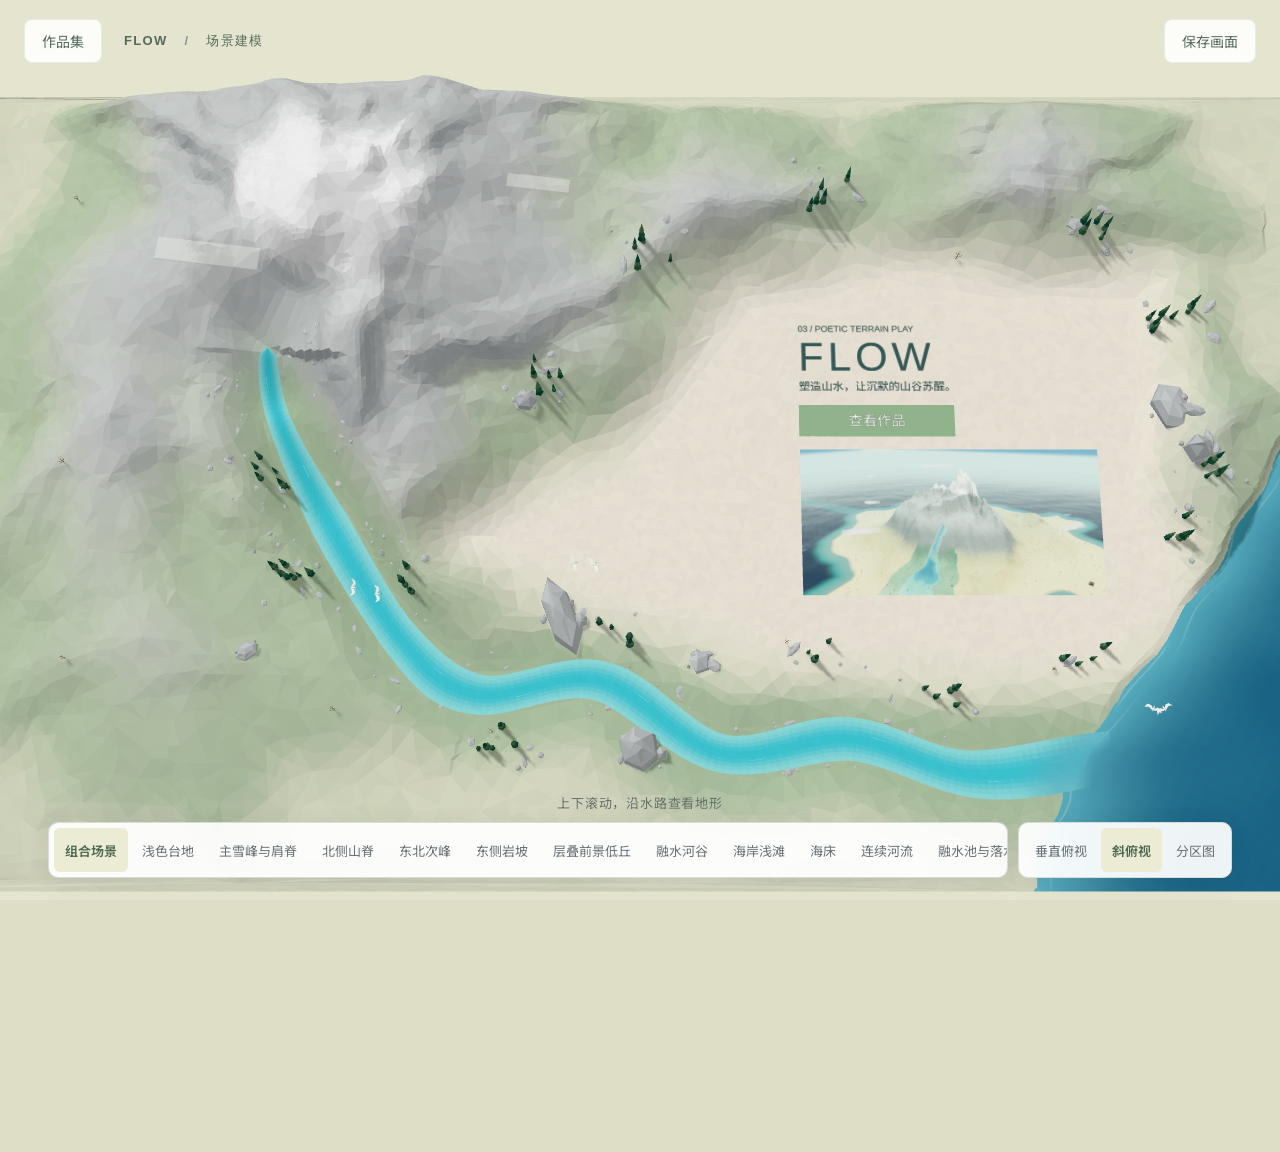
<file: portfolio/flow-study.html>
<!doctype html>
<html lang="zh-CN"><head><meta charset="utf-8"><meta name="viewport" content="width=device-width,initial-scale=1"><meta name="theme-color" content="#f6f3e6"><title>FLOW · 场景建模</title>
<link rel="stylesheet" href="./flow-study.css"><script type="importmap">{"imports":{"three":"./vendor/three.module.js"}}</script></head>
<body><div class="study-scroll"><main class="study-stage">
<div id="study-world" aria-label="FLOW 的真实山体与三维场景"></div>
<header><a href="./#flow" class="back-link">作品集</a><p>FLOW <span>/</span> 场景建模</p><button id="study-save">保存画面</button></header>
<div class="study-toolbar"><nav id="module-nav" aria-label="查看独立模型"><button data-module="all" aria-pressed="true">组合场景</button></nav><div class="view-options" role="group" aria-label="镜头方向"><button data-view="top" aria-pressed="false">垂直俯视</button><button data-view="perspective" aria-pressed="true">斜俯视</button><button data-view="zones" aria-pressed="false">分区图</button></div></div>
<p id="study-note" class="study-note">上下滚动，沿水路查看地形</p><p id="study-status" role="status">正在搭建山水场景…</p>
</main></div><dialog id="study-capture"><button id="study-close">关闭</button><h2>FLOW 场景画面</h2><img alt="FLOW 当前模型的实际渲染"><a id="study-download" download="flow-scene.png">保存图片</a></dialog>
<script type="module" src="./flow-study.js"></script></body></html>
</file>
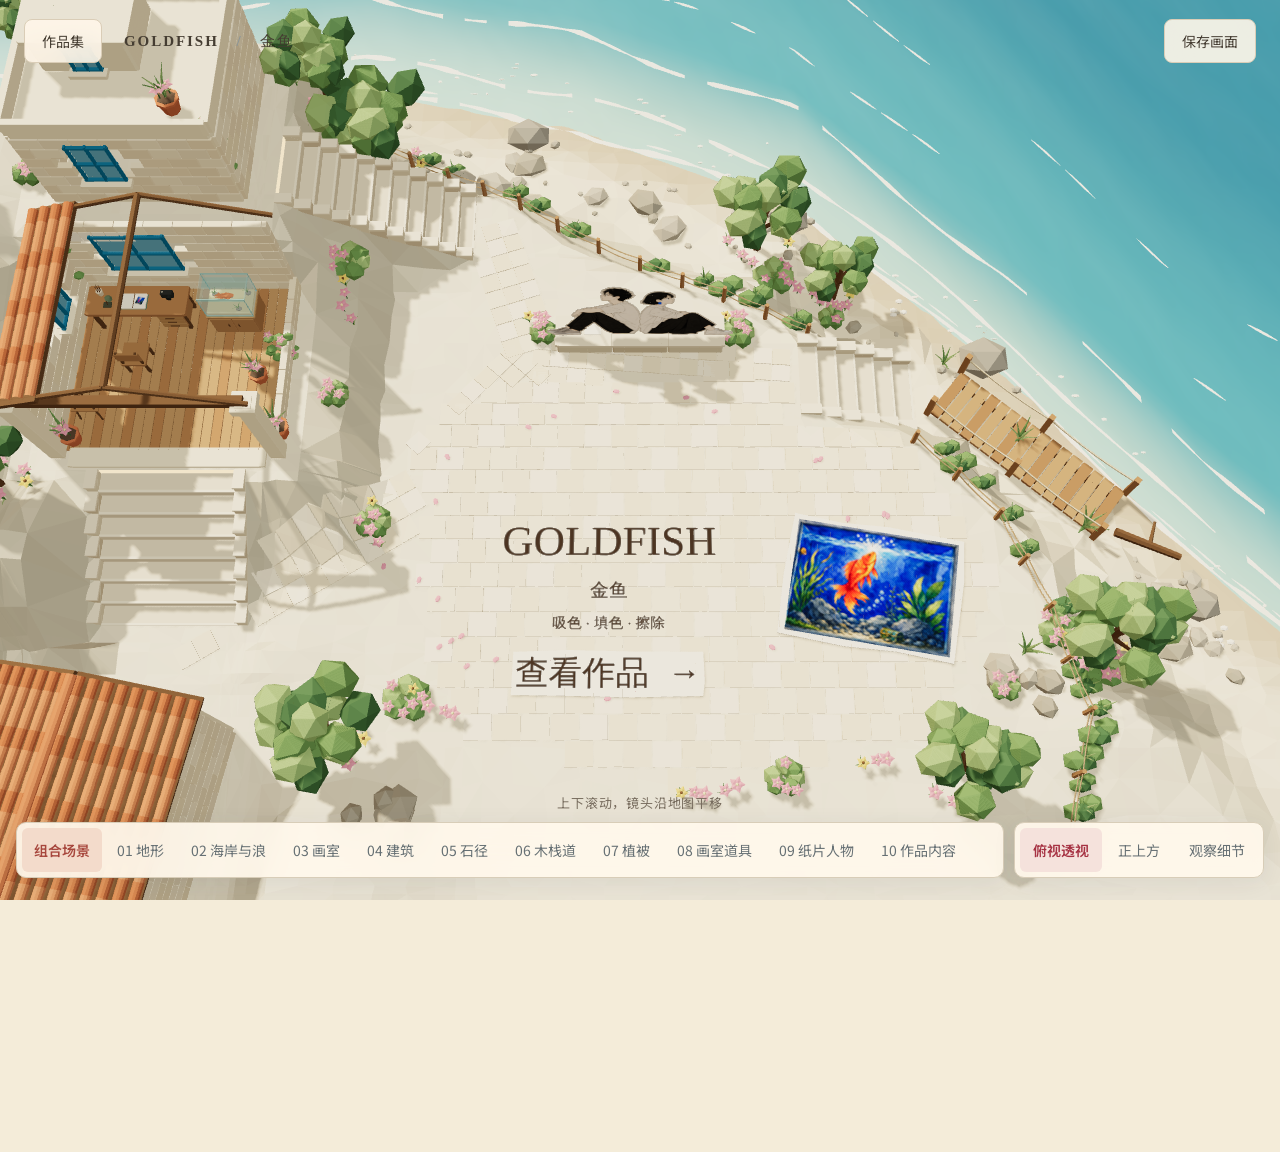
<file: portfolio/goldfish-study.html>
<!doctype html>
<html lang="zh-CN"><head><meta charset="utf-8"><meta name="viewport" content="width=device-width,initial-scale=1"><meta name="theme-color" content="#f4ecd9"><title>金鱼 · 场景建模</title><link rel="stylesheet" href="./goldfish-study.css"><script type="importmap">{"imports":{"three":"./vendor/three.module.js"}}</script></head>
<body><div class="study-scroll"><main class="study-stage">
<div id="study-world" aria-label="金鱼：同一片海岸上的画室、沙滩、石座纸片人物与两种色彩感知"></div>
<header><a href="./#goldfish" class="back-link">作品集</a><p>GOLDFISH <span>/</span> 金鱼</p><button id="study-save" type="button">保存画面</button></header>
<div class="study-toolbar"><nav id="module-nav" aria-label="查看独立模型"><button type="button" data-module="all" aria-pressed="true">组合场景</button></nav><div class="view-options" role="group" aria-label="镜头方向"><button type="button" data-view="perspective" aria-pressed="true">俯视透视</button><button type="button" data-view="top" aria-pressed="false">正上方</button><button type="button" data-view="detail" aria-pressed="false">观察细节</button></div></div>
<p id="study-note" class="study-note">上下滚动，镜头沿地图平移</p><p id="study-status" role="status">正在搭建场景</p>
</main></div>
<dialog id="study-capture"><button id="study-close" type="button">关闭</button><h2>场景画面</h2><img alt="金鱼当前场景渲染"><a id="study-download" download="goldfish-scene.png">保存图片</a></dialog>
<dialog id="project-preview"><button id="project-close" type="button">关闭</button><h2>金鱼</h2><p>通过吸色、填色与擦除，走进创作者的感知与表达。</p><figure><img src="./assets/projects/goldfish-room.jpg" alt="金鱼游戏中的创作者房间"><figcaption>创作者房间 · 恢复色彩</figcaption></figure><figure><img src="./assets/projects/goldfish-erase.jpg" alt="金鱼游戏中的雨夜城市"><figcaption>雨夜城市 · 擦除章节</figcaption></figure></dialog>
<script type="module" src="./goldfish-study.js"></script></body></html>
</file>
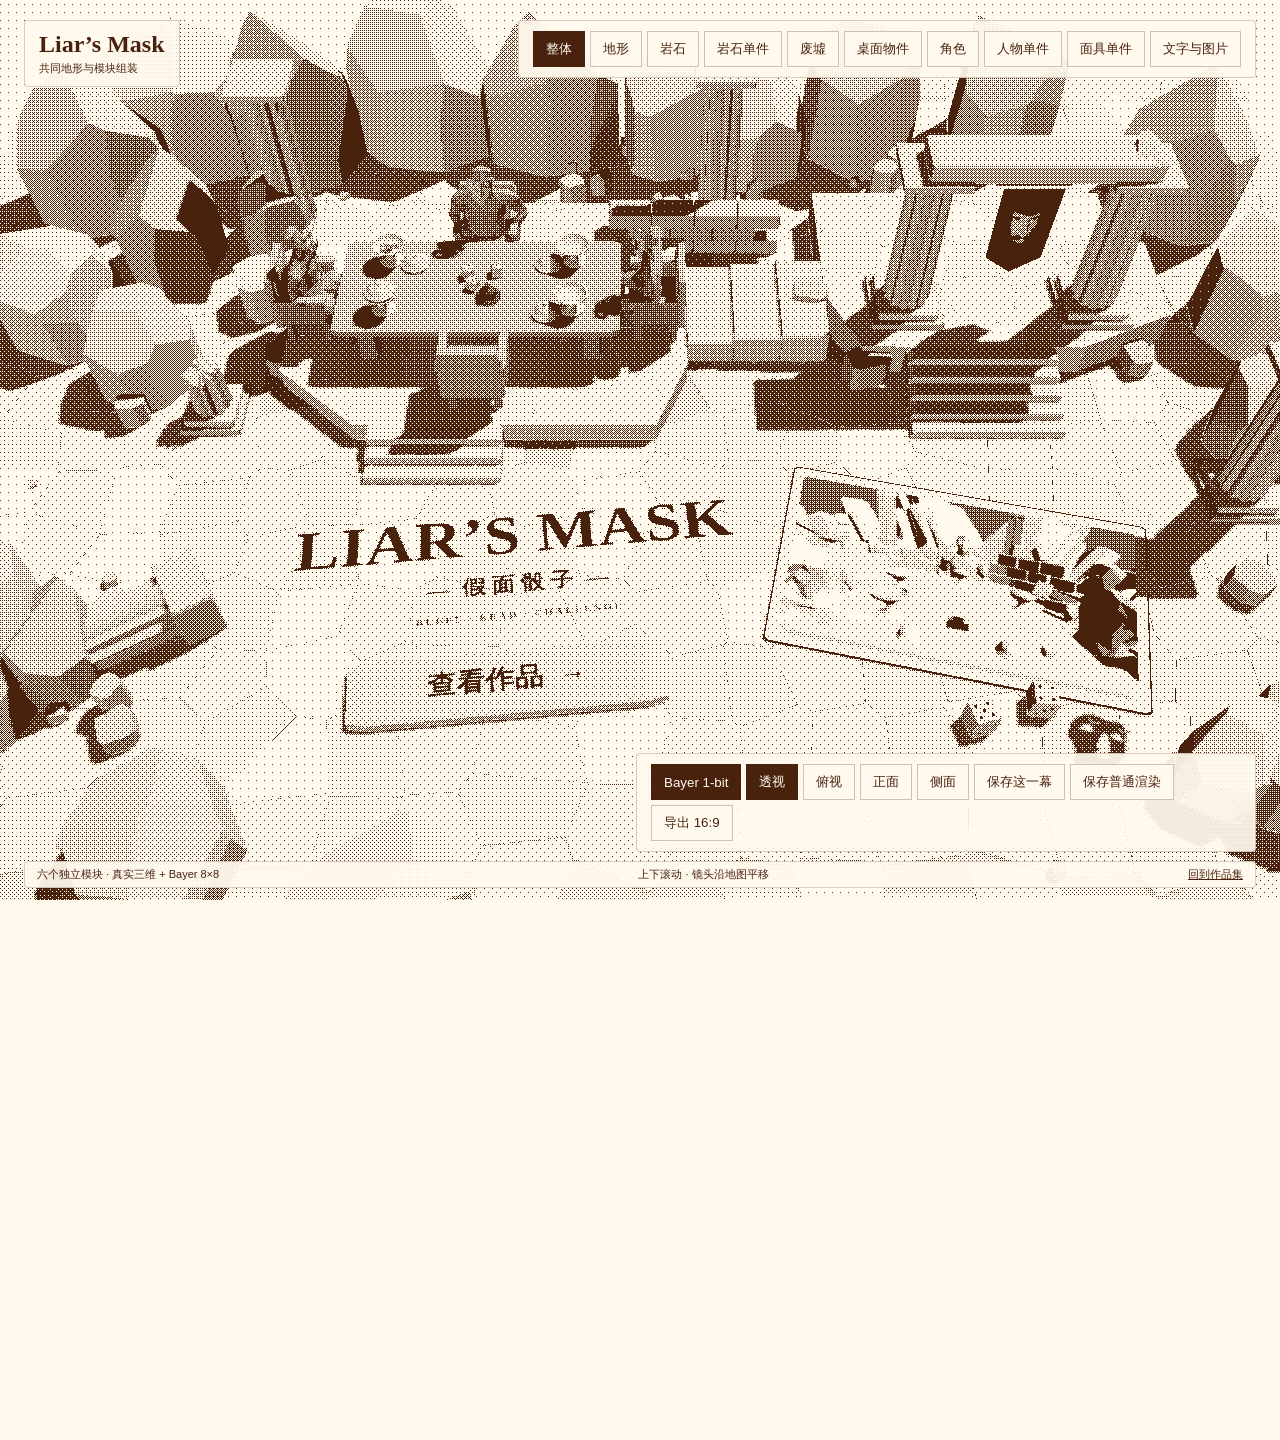
<file: portfolio/liars-mask-study.html>
<!doctype html><html lang="zh-CN"><head><meta charset="utf-8"><meta name="viewport" content="width=device-width,initial-scale=1"><title>Liar’s Mask · 分块建模</title><link rel="icon" href="data:image/svg+xml,%3Csvg xmlns='http://www.w3.org/2000/svg' viewBox='0 0 32 32'%3E%3Crect width='32' height='32' rx='5' fill='%2349220d'/%3E%3Cpath d='M7 8h18l-2 13-7 5-7-5z' fill='%23fff9ee'/%3E%3Cpath d='M10 13l4 2-4 2m12-4l-4 2 4 2' fill='none' stroke='%2349220d' stroke-width='2'/%3E%3C/svg%3E"><link rel="stylesheet" href="./liars-mask-study.css"></head><body>
 <div id="study-world" aria-label="Liar’s Mask 三维场景"></div>
 <header><div><strong>Liar’s Mask</strong><span id="study-note">分块建模中</span></div><nav id="module-nav" aria-label="模型分块"><button data-module="all" aria-pressed="true">整体</button><button data-module="foundation">地形</button><button data-module="rocks">岩石</button><button data-module="rock-kit">岩石单件</button><button data-module="ruins">废墟</button><button data-module="table">桌面物件</button><button data-module="actors">角色</button><button data-module="actor-kit">人物单件</button><button data-module="mask-kit">面具单件</button><button data-module="content">文字与图片</button></nav></header>
 <aside><button id="render-toggle" aria-pressed="true">Bayer 1-bit</button><button data-view="perspective" aria-pressed="true">透视</button><button data-view="top">俯视</button><button data-view="front">正面</button><button data-view="side">侧面</button><button id="save-frame">保存这一幕</button><button id="save-normal">保存普通渲染</button><button id="save-poster">导出 16:9</button></aside>
 <footer><span id="study-status">正在构建地形…</span><span>上下滚动 · 镜头沿地图平移</span><a href="./">回到作品集</a></footer>
 <script type="module" src="./liars-mask-study.js"></script></body></html>
</file>
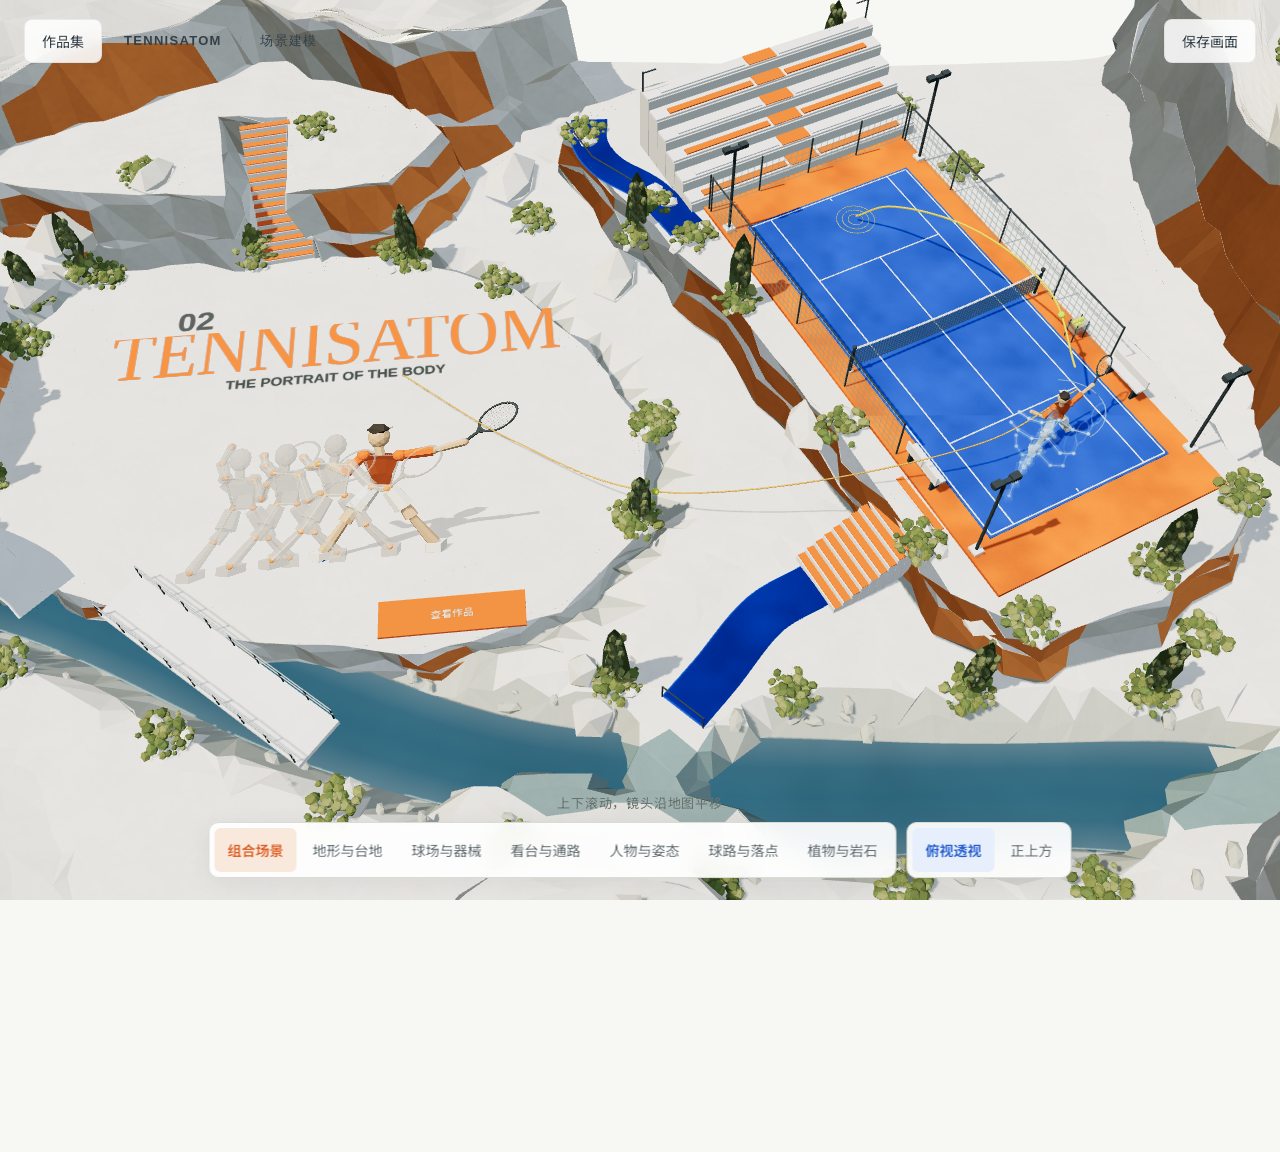
<file: portfolio/tennis-study.html>
<!doctype html>
<html lang="zh-CN"><head><meta charset="utf-8"><meta name="viewport" content="width=device-width, initial-scale=1"><meta name="theme-color" content="#f7f7f3"><title>TennisAtom · 场景建模</title>
<link rel="stylesheet" href="./tennis-study.css"><script type="importmap">{"imports":{"three":"./vendor/three.module.js"}}</script></head>
<body><div class="study-scroll"><main class="study-stage">
<div id="study-world" aria-label="TennisAtom 的三维场景"></div>
<header><a href="./#tennis" class="back-link">作品集</a><p>TENNISATOM <span>/</span> 场景建模</p><button id="study-save">保存画面</button></header>
<div class="study-toolbar"><nav id="module-nav" aria-label="查看独立模型"><button data-module="all" aria-pressed="true">组合场景</button></nav><div class="view-options" role="group" aria-label="镜头方向"><button data-view="perspective" aria-pressed="true">俯视透视</button><button data-view="top" aria-pressed="false">正上方</button></div></div>
<p id="study-note" class="study-note">上下滚动，镜头沿地图平移</p><p id="study-status" role="status"></p>
</main></div><dialog id="study-capture"><button id="study-close">关闭</button><h2>场景画面</h2><img alt="TennisAtom 当前场景渲染"><a id="study-download" download="tennisatom-scene.png">保存图片</a></dialog>
<script type="module" src="./tennis-study.js"></script></body></html>
</file>
<file: goldfish/style.css>
@charset "UTF-8";
:root{--paper:#eee9dc;--ink:#30362e;--muted:#6c6d62;--line:#bfc0b2;--red:#ab4a32;--nav-height:64px;color-scheme:light}
*{box-sizing:border-box}html{scroll-behavior:smooth;scroll-padding-top:90px}body{margin:0;background:var(--paper);color:var(--ink);font-family:Arial,Helvetica,sans-serif;line-height:1.6}body::before{content:"";position:fixed;inset:0;pointer-events:none;opacity:.065;z-index:20;background-image:url("data:image/svg+xml,%3Csvg xmlns='http://www.w3.org/2000/svg' width='160' height='160'%3E%3Cfilter id='n'%3E%3CfeTurbulence type='fractalNoise' baseFrequency='.7' numOctaves='3' stitchTiles='stitch'/%3E%3C/filter%3E%3Crect width='100%25' height='100%25' opacity='.5' filter='url(%23n)'/%3E%3C/svg%3E")}a{color:inherit;text-underline-offset:5px}button{font:inherit;color:inherit;cursor:pointer}a,button,summary{-webkit-tap-highlight-color:transparent}a:focus-visible,button:focus-visible,summary:focus-visible,.viewer-stage:focus-visible{outline:3px solid var(--red);outline-offset:5px}.skip{position:absolute;left:16px;top:-100px;z-index:30;background:var(--ink);color:white;padding:10px}.skip:focus{top:12px}.masthead{padding:18px 3.2vw;display:flex;align-items:center;justify-content:space-between;gap:20px;border-bottom:1px solid var(--line);font-size:12px;letter-spacing:.025em}.masthead a{text-decoration:none}.masthead .wordmark{font-family:Georgia,serif;font-size:25px;letter-spacing:.07em}.dot{font-size:12px;color:var(--red);display:inline-block;margin-left:8px;transform:translateY(-3px)}.intro{display:grid;grid-template-columns:1.4fr 1fr;gap:6vw;padding:70px 5vw 58px}.eyebrow{text-transform:uppercase;font-size:11px;font-weight:700;letter-spacing:.11em;margin:0 0 20px}.intro h1{font-family:Georgia,'Times New Roman',serif;font-weight:400;font-size:clamp(48px,6.2vw,108px);line-height:1.03;letter-spacing:-.045em;margin:25px 0 15px}.intro h1 em{font-weight:400;color:var(--red)}.intro-note{max-width:510px;justify-self:end;padding-top:0}.intro-note>p:not(.handwritten){font-size:15px;margin:20px 0 23px;line-height:1.65}.handwritten{font-family:'Segoe Print','Bradley Hand','Comic Sans MS',cursive;font-size:clamp(22px,2.1vw,34px);line-height:1.25;transform:rotate(-3deg);margin:0 0 26px;color:var(--red)}dl{font-size:11px;line-height:1.4;border-top:1px solid var(--line);padding-top:13px;display:grid;grid-template-columns:1.1fr 1.1fr .7fr;gap:15px;margin:0}dt{color:var(--muted);margin-bottom:4px}dd{margin:0}.chapter-nav{position:sticky;top:0;z-index:5;display:flex;align-items:stretch;justify-content:space-around;border-block:1px solid var(--line);background:rgba(238,233,220,.97);backdrop-filter:blur(8px);min-height:var(--nav-height)}.chapter-nav a{display:flex;gap:12px;align-items:center;justify-content:center;flex:1;text-decoration:none;font-size:12px;padding:16px 10px;border-bottom:3px solid transparent}.chapter-nav span{font-size:10px;color:var(--muted)}.chapter-nav a[aria-current=true]{border-bottom-color:var(--red);color:var(--red)}.chapter-nav a:hover{background:#ded9cd}.chapter{padding:58px 0 36px;scroll-margin-top:var(--nav-height)}.chapter-heading{display:flex;justify-content:space-between;align-items:end;gap:30px;padding:0 3.2vw 28px}.chapter-heading .eyebrow{margin-bottom:9px;color:var(--red)}h2{font-family:Georgia,serif;font-weight:400;font-size:clamp(25px,3vw,42px);line-height:1.15;letter-spacing:-.02em;margin:0}.chapter-deck{max-width:360px;font-size:13px;color:var(--muted);margin:0}.plate{margin:0}.plate-open{display:block;position:relative;cursor:zoom-in;background:#34382f;line-height:0}.plate img{display:block;width:100%;height:auto}.enlarge{position:absolute;right:18px;bottom:20px;background:rgba(238,233,220,.94);color:var(--ink);padding:12px 15px;line-height:1;font-size:11px;opacity:0;transition:opacity .15s}.plate-open:hover .enlarge,.plate-open:focus-visible .enlarge{opacity:1}figcaption{display:flex;justify-content:space-between;padding:12px 3.2vw;color:var(--muted);font-size:10px;letter-spacing:.035em}.reading{margin:8px 3.2vw 0;border-top:1px solid var(--line);border-bottom:1px solid var(--line)}.reading summary{display:flex;align-items:center;justify-content:space-between;cursor:pointer;padding:14px 0;list-style:none;font-size:12px}.reading summary::-webkit-details-marker{display:none}.reading[open] summary>span:last-child{transform:rotate(45deg)}.reading-copy{max-width:1100px;columns:2;column-gap:60px;padding:12px 0 30px}.reading-copy p{font-size:15px;line-height:1.75;margin:0 0 19px;break-inside:avoid}.reading-copy p:first-child{font-family:Georgia,serif;font-size:24px}.chapter-03 .chapter-heading .eyebrow{color:#657059}.chapter-04 .chapter-heading .eyebrow{color:#684582}footer{padding:70px 5vw 35px;border-top:1px solid var(--line);display:grid;grid-template-columns:1.5fr 1fr;gap:35px;margin-top:40px}.closing{font-family:Georgia,serif;font-size:clamp(26px,3vw,44px);line-height:1.2;margin:0}.closing em{color:var(--red)}.footer-actions{display:flex;flex-direction:column;align-items:start;gap:17px;font-size:13px}.credits,.provenance{font-size:10px;line-height:1.7;color:var(--muted);align-self:end;margin:20px 0 0}.provenance{max-width:370px}dialog{border:0;padding:0;background:#272a26;color:#eee9dc;width:100vw;max-width:none;height:100dvh;max-height:none;margin:0;overflow:hidden}dialog::backdrop{background:#272a26}.viewer-toolbar{height:68px;padding:0 24px;display:flex;align-items:center;justify-content:space-between;border-bottom:1px solid #54564c;font-size:12px}.viewer-toolbar>div{display:flex;gap:12px}.viewer-toolbar button{background:none;color:inherit;border:1px solid #707266;padding:7px 12px;font-size:12px}.viewer-stage{height:calc(100dvh - 112px);overflow:auto;display:flex;align-items:center;overscroll-behavior:contain}.viewer-stage img{display:block;width:100%;height:auto;max-height:100%;object-fit:contain;flex-shrink:0}.viewer-stage.zoomed{display:block;cursor:grab}.viewer-stage.zoomed img{width:2520px;max-width:none;max-height:none;object-fit:unset}.viewer-hint{height:44px;margin:0;text-align:center;padding:12px;font-size:11px;color:#c0c2b5}.viewer-stage.dragging{cursor:grabbing}body.modal-open{overflow:hidden}
@media(min-width:1900px){.intro{max-width:1900px;margin:auto}.chapter-heading,.reading,figcaption{padding-left:5vw;padding-right:5vw}.reading{margin-inline:0}.reading summary,.reading-copy{max-width:1700px;margin:auto}}
@media(max-width:700px){:root{--nav-height:58px}.masthead{padding:13px 5vw;font-size:10px;gap:8px}.masthead .wordmark{font-size:20px}.intro{grid-template-columns:1fr;gap:30px;padding:40px 6vw 35px}.intro h1{font-size:clamp(43px,10.5vw,70px);margin-top:15px}.intro .eyebrow{font-size:9px}.intro-note{justify-self:start;max-width:none}.handwritten{font-size:25px;margin:0 0 22px}.handwritten br{display:none}.intro-note>p:not(.handwritten){font-size:14px}.intro dl{font-size:10px}.chapter-nav{justify-content:initial;overflow-x:auto;scrollbar-width:none}.chapter-nav a{font-size:10px;gap:6px;padding:15px 12px;min-width:max-content}.chapter-nav span{font-size:9px}.chapter{padding-top:35px;padding-bottom:23px}.chapter-heading{display:block;padding:0 6vw 20px}.chapter-heading .eyebrow{font-size:10px}.chapter-deck{font-size:12px;margin-top:12px}h2{font-size:28px}.plate figcaption{padding:12px 6vw;font-size:9px;gap:12px}.plate figcaption span:last-child{text-align:right}.enlarge{opacity:1;right:10px;bottom:10px;font-size:9px;padding:8px 10px}.reading{margin:8px 6vw 0}.reading-copy{columns:1}.reading-copy p{font-size:15px}.reading summary{font-size:12px}footer{grid-template-columns:1fr;padding:38px 6vw 25px;gap:30px}.credits,.provenance{margin-top:0}.viewer-toolbar{padding:0 12px;font-size:10px;gap:10px}.viewer-toolbar>div{gap:7px}.viewer-toolbar button{font-size:10px;padding:8px}.viewer-stage.zoomed img{width:1900px}}
@media(prefers-reduced-motion:reduce){html{scroll-behavior:auto}*{transition:none!important}}
@media print{body::before,.masthead,.intro,.chapter-nav,.chapter-heading,.reading,figcaption,footer,.enlarge{display:none!important}.chapter{padding:0;break-after:page}.plate img{width:100%;height:auto}@page{size:504mm 216mm;margin:0}}

/* Selected P2 title: crop by layout; the original alpha bitmap is unchanged. */
.wordmark-crop{position:relative;display:block;width:138px;aspect-ratio:1876/547;overflow:hidden}
.wordmark-crop img{position:absolute;display:block;width:103.624734%;height:auto;max-width:none;left:-1.972281%;top:-25.045704%}
@media(max-width:700px){.wordmark-crop{width:96px}}

.masthead-actions{display:flex;align-items:center;gap:clamp(8px,1.6vw,24px);white-space:nowrap}
.language-switch{border-bottom:1px solid currentColor}
.reading-copy h3{margin:1.2em 0 .35em;font-size:1em;color:var(--ink)}
</file>
<file: other-works/styles.css>
@charset "UTF-8";
:root{--paper:#f3f1eb;--ink:#20211f;--muted:#73736d;--line:#cecdc5;--blue:#2548e8;--gutter:clamp(22px,4.1vw,80px);--sans:Arial,"Helvetica Neue","PingFang SC","Microsoft YaHei",sans-serif;--mono:"Courier New",monospace}
*{box-sizing:border-box}html{scroll-behavior:smooth;scroll-padding-top:90px}body{margin:0;background:var(--paper);color:var(--ink);font-family:var(--sans);-webkit-font-smoothing:antialiased}button,a{-webkit-tap-highlight-color:transparent}a{color:inherit;text-decoration:none}button{font:inherit;color:inherit;cursor:pointer}button:focus-visible,a:focus-visible,summary:focus-visible,input:focus-visible{outline:2px solid var(--blue);outline-offset:6px}button{border:0;background:none}img{max-width:100%;display:block}figure{margin:0}::selection{background:#dce3ff;color:#142b9c}.sr-only,.skip-link:not(:focus){position:absolute;width:1px;height:1px;padding:0;overflow:hidden;clip:rect(0,0,0,0);white-space:nowrap;border:0}.skip-link:focus{position:fixed;top:10px;left:20px;z-index:100;background:var(--blue);color:white;padding:14px}sup{font-family:var(--mono);font-size:10px;line-height:1;vertical-align:super;margin-left:4px}
.site-header{height:100px;margin:0 var(--gutter);display:flex;align-items:center;justify-content:space-between;border-bottom:1px solid var(--line);gap:30px}.identity{display:flex;align-items:center;gap:20px}.monogram{font-size:46px;letter-spacing:-4px;font-weight:800;line-height:1}.monogram>span{font-size:12px;letter-spacing:0;position:relative;top:-23px;left:5px}.identity-name{font-size:13px;line-height:1.9;letter-spacing:2px}.identity-name>span{font-family:var(--mono);font-size:8px;letter-spacing:1px}.site-header nav{display:flex;gap:38px;align-items:center;font-size:13px}.nav-selected{position:relative}.nav-selected:before{content:"";display:inline-block;width:6px;height:6px;margin:0 8px 2px 0;border-radius:50%;background:var(--blue)}.site-header nav>a:hover{color:var(--blue)}.header-note{font:9px var(--mono);letter-spacing:.8px}
.hero{padding:43px var(--gutter) 44px}.hero-kicker{display:flex;align-items:center;justify-content:space-between;font:10px var(--mono);letter-spacing:.4px}.hero-kicker>span:first-child{font:13px var(--sans);letter-spacing:1px}.hero-kicker i{display:inline-block;width:6px;height:6px;background:var(--blue);border-radius:50%;margin:0 8px 2px 0}.hero-title-row{display:flex;align-items:center;justify-content:space-between;gap:40px;margin:33px 0 35px}h1{font-size:clamp(86px,12.1vw,205px);font-weight:500;line-height:.92;letter-spacing:-.075em;white-space:nowrap;margin:0}h1 .title-count{font:normal 17px var(--mono);letter-spacing:-1px;display:inline-block;vertical-align:top;margin:11px 0 0 22px}.hero-symbol{color:var(--blue);width:clamp(82px,9vw,144px);height:auto;flex:none;transition:transform .3s}.hero-symbol:hover{transform:rotate(45deg)}.hero-symbol svg{width:100%;display:block}.hero-bottom{display:grid;grid-template-columns:1fr 1fr auto;gap:40px;align-items:end}.hero-statement{font-size:clamp(23px,2.3vw,35px);font-weight:500;letter-spacing:.5px;line-height:1.5;margin:0}.hero-intro{display:flex;gap:35px;align-items:end}.hero-intro p{font-size:13px;line-height:1.9;margin:0;color:#5c5e58}.text-link{font-size:12px;white-space:nowrap;padding-bottom:6px;border-bottom:1px solid var(--ink)}.text-link span{margin-left:16px}.hero-side-note{font:9px/1.9 var(--mono);letter-spacing:.5px;color:var(--muted)}.hero-side-note>span{font:10px var(--sans);letter-spacing:1.1px}
.collection{margin:0 var(--gutter)}.collection-toolbar{position:sticky;top:0;z-index:15;background:rgba(243,241,235,.97);display:flex;justify-content:space-between;align-items:center;border-top:1px solid var(--ink);border-bottom:1px solid var(--line);min-height:66px;gap:20px;backdrop-filter:blur(12px)}.filters{display:flex;gap:32px;align-items:stretch}.filter{font-size:12px;padding:24px 0 21px;position:relative;white-space:nowrap}.filter sup{color:var(--muted)}.filter:after{content:"";position:absolute;left:0;right:0;bottom:-1px;height:2px;background:var(--blue);transform:scaleX(0);transition:transform .2s;transform-origin:left}.filter.active{color:var(--blue)}.filter.active:after{transform:scaleX(1)}.filter.active sup{color:var(--blue)}.filter:hover{color:var(--blue)}.view-options{display:flex;gap:10px}.view-button{display:grid;place-content:center;width:28px;height:28px;color:#9b9b94}.view-button.active{color:var(--ink)}.view-button svg{width:16px;height:16px;stroke:currentColor;fill:none;stroke-width:1.3}.view-button[data-view="gallery"] svg{fill:currentColor;stroke:none}
.chapter{padding-top:34px;margin-bottom:82px}.chapter[hidden]{display:none}.chapter-label{display:flex;gap:28px;align-items:center;margin-bottom:25px;min-height:28px}.chapter-label h2{font-size:12px;font-weight:400;margin:0;min-width:155px;letter-spacing:.5px}.chapter-label h2>span{font:11px var(--mono);color:var(--muted);margin-right:13px}.chapter-label p{margin:0;font-size:11px;color:var(--muted)}.chapter-label p>span{display:none}.chapter-total{font:9px var(--mono);color:var(--muted);margin-left:auto;letter-spacing:1px}.work-grid{display:grid;grid-template-columns:repeat(12,minmax(0,1fr));column-gap:30px;row-gap:45px}.sense-grid .work-metabolic{grid-column:span 7}.sense-grid .work-smell{grid-column:span 5;margin-top:82px}.sense-grid .work-spell{grid-column:span 12;margin-top:6px}.play-grid .work-recycle{grid-column:span 6}.play-grid .work-grapple{grid-column:span 6;margin-top:74px}.see-grid .work{grid-column:span 6}.see-grid .work-bitnet{margin-top:65px}.work{min-width:0}.work-link{display:block}.work-media{width:100%;position:relative;overflow:hidden;isolation:isolate}.work-heading{display:flex;justify-content:space-between;align-items:center;margin-top:22px;gap:10px}.work-number{font:9px var(--mono);letter-spacing:.6px;color:var(--muted)}.work-heading h3{margin:9px 0 0;font-size:26px;letter-spacing:-.5px;font-weight:500;line-height:1.2}.work-heading h3>span{display:inline-block;font:10px var(--sans);letter-spacing:.2px;margin-left:14px;vertical-align:middle;color:var(--muted)}.work-arrow{align-self:center;display:grid;place-content:center;font-size:27px;width:38px;height:38px;transition:transform .25s,color .25s}.work-link:hover .work-arrow{transform:translate(3px,-3px);color:var(--blue)}.work-hook{margin:12px 0 15px;font-size:13px;color:#64655f;line-height:1.7;letter-spacing:.1px}.work-skills{display:flex;gap:0;font-size:10px;color:#797a72}.work-skills>span+span:before{content:"/";padding:0 10px;color:#b3b4ac}.media-topline{position:absolute;top:21px;left:24px;right:24px;display:flex;justify-content:space-between;font:8px var(--mono);letter-spacing:1px;z-index:4}.media-bottomline{position:absolute;bottom:22px;left:25px;right:25px;display:flex;justify-content:space-between;align-items:center;font-size:10px;z-index:3;color:#5b6d7d}.media-bottomline>span:last-child{font:8px var(--mono);letter-spacing:.7px}.media-open{position:absolute;bottom:18px;right:18px;background:var(--paper);color:var(--ink);width:35px;height:35px;display:grid;place-content:center;border-radius:50%;font-size:23px;z-index:5;opacity:0;transform:translate(-5px,5px);transition:opacity .25s,transform .25s}.work-link:hover .media-open,.work-link:focus-visible .media-open{opacity:1;transform:none}
.metabolic-media{aspect-ratio:1.33;background:#e2e8ed;display:flex;align-items:center;justify-content:center;color:#4d6377}.metabolic-media>img{position:relative;width:90%;height:auto;border-radius:4px;box-shadow:0 20px 35px -18px #526c8366;transform:rotate(-5deg);transition:transform .6s;z-index:2}.work-link:hover .metabolic-media>img{transform:rotate(-2deg) scale(1.025)}.metabolic-orbit{position:absolute;inset:12%;border:1px solid #bac6ce88;border-radius:50%;transform:rotate(-18deg)}.metabolic-orbit:after{content:"";position:absolute;inset:-30px;border:1px solid #bac6ce66;border-radius:50%}.metabolic-orbit i{position:absolute;width:12px;height:12px;background:#ea708a;border-radius:50%;left:12%;top:12%}.metabolic-orbit i:nth-child(2){left:85%;top:75%;background:#e4bb59;width:18px;height:18px}.metabolic-orbit i:nth-child(3){left:4%;top:75%;background:#65bd9b;width:8px;height:8px}.metabolic-orbit i:nth-child(4){left:80%;top:5%;background:#72add5}
.smell-media{aspect-ratio:.94;background:#e5e3d8;color:#575c4e}.smell-large-type{position:absolute;top:55px;left:28px;font-size:clamp(48px,5.8vw,91px);font-weight:500;line-height:.86;letter-spacing:-5px;z-index:3;mix-blend-mode:multiply}.smell-large-type em{font-family:Georgia,"Times New Roman",serif;font-weight:400}.smell-photo{position:absolute;right:5%;top:10%;width:58%;height:83%;object-fit:cover;object-position:center;transform:rotate(8deg);box-shadow:0 20px 35px -20px #4e463b77;transition:transform .6s}.work-link:hover .smell-photo{transform:rotate(3deg) scale(1.02)}.smell-caption{position:absolute;bottom:38px;left:29px;line-height:1.9;font-size:11px;letter-spacing:1px;z-index:4}
.spell-media{aspect-ratio:2.7;background:#29241c}.spell-media>img{width:100%;height:100%;object-fit:cover;object-position:65% 48%;transition:transform .8s}.work-link:hover .spell-media>img{transform:scale(1.025)}.spell-overlay{position:absolute;inset:0;padding:30px 35px;color:#f5f0dc;background:linear-gradient(90deg,#171713bd 0%,transparent 57%);display:flex;flex-direction:column;align-items:flex-start}.film-label{font:9px var(--mono);letter-spacing:1.5px}.spell-title{font-size:clamp(30px,4vw,58px);line-height:1.4;letter-spacing:1px;margin-top:auto;font-weight:400}.spell-title em{font-style:normal}.film-play{display:flex;gap:15px;align-items:center;font-size:10px;line-height:1.7;margin-top:22px}.film-play small{font:8px var(--mono);letter-spacing:1px;color:#d4ceba}.play-icon{display:grid;place-content:center;width:35px;height:35px;border-radius:50%;border:1px solid #d6d0bc88;font-size:10px;padding-left:2px}
.recycle-media{aspect-ratio:1.25;background:#dbe2bd;color:#3e4c31}.recycle-graphic{position:absolute;top:59px;left:28px;right:28px;display:flex;justify-content:space-between;align-items:center}.recycle-word{font-size:clamp(41px,5vw,76px);font-weight:600;letter-spacing:-4px}.recycle-word>span{font-size:.85em;padding:0 2px}.recycle-subtitle{font-size:10px;line-height:1.8}.recycle-media>img{position:absolute;bottom:35px;left:6%;width:88%;height:57%;object-fit:cover;box-shadow:0 12px 20px -10px #3338;transform:rotate(-3deg);transition:transform .5s}.work-link:hover .recycle-media>img{transform:rotate(0deg) scale(1.02)}.team-mark{position:absolute;bottom:12px;left:24px;font:8px var(--mono);letter-spacing:.8px}
.grapple-media{aspect-ratio:1.25;background:#e4a48c;color:#ffefcd}.grapple-city{position:absolute;inset:0;overflow:hidden}.grapple-city img{position:absolute;width:100%;height:100%;object-fit:cover;image-rendering:pixelated}.grapple-city .city-far{inset:0;opacity:.55}.grapple-city .city-mid{bottom:-10%;height:80%;opacity:.9}.grapple-city .city-near{bottom:-20%;height:80%}.grapple-diagram{position:absolute;inset:0;width:100%;height:100%;z-index:3}.grapple-diagram text{font:10px var(--mono);fill:#eefa98;letter-spacing:1px}.grapple-type{position:absolute;top:55px;left:25px;z-index:2;font-size:clamp(27px,3.6vw,57px);line-height:.99;font-weight:600;letter-spacing:-1px;color:#fef5d6}.grapple-type em{font-style:normal;color:#f2f4b0}.grapple-note{position:absolute;bottom:15px;left:24px;font-size:9px;letter-spacing:.4px;z-index:4;color:#ebebc8}.work-link:hover .grapple-diagram{transform:translate(0,-5px);transition:transform .4s}
.unigeo-media{aspect-ratio:1.19;background:#dbe3f6;color:#374c82}.unigeo-title{position:absolute;left:25px;right:25px;top:55px;display:flex;gap:20px;align-items:center;font-size:clamp(35px,4.3vw,65px);letter-spacing:-3px}.unigeo-title>span{font:8px/1.5 var(--mono);letter-spacing:0;margin-left:auto}.flow-pair{position:absolute;top:36%;left:7%;right:7%;display:grid;grid-template-columns:1fr auto 1fr;align-items:center;gap:12px}.flow-pair figure{min-width:0}.flow-pair img{width:100%;aspect-ratio:1.24;object-fit:cover}.flow-pair figcaption{font:8px var(--mono);letter-spacing:.5px;margin-top:12px}.flow-pair>span{font-size:22px;margin-bottom:20px}.unigeo-media .team-mark{bottom:20px}
.bitnet-media{aspect-ratio:1.19;background:#e4dff0;color:#514568}.bitnet-title{position:absolute;top:56px;left:25px;font:italic clamp(30px,4.4vw,64px)/1 Georgia,serif;letter-spacing:-2px}.bitnet-title>span{display:block;margin-top:12px;font:10px var(--sans);letter-spacing:.2px}.bitplane-images{position:absolute;top:45%;left:6%;right:6%;display:grid;grid-template-columns:repeat(3,minmax(0,1fr));gap:10px}.bitplane-images img{width:100%;aspect-ratio:1;object-fit:cover}.bitplane-images figcaption{font:8px var(--mono);margin-top:12px;letter-spacing:.3px}.bitnet-footnote{position:absolute;left:25px;bottom:20px;font:8px var(--mono);letter-spacing:.1px}
.collection.index-view .chapter{margin-bottom:30px}.index-view .chapter-label{margin-bottom:15px}.index-view .work-grid{display:block}.index-view .work{margin:0;border-top:1px solid var(--line)}.index-view .work:last-child{border-bottom:1px solid var(--line)}.index-view .work-link{padding:20px 0;display:grid;grid-template-columns:160px minmax(200px,1.2fr) minmax(180px,1fr) minmax(180px,.9fr);align-items:center;gap:24px}.index-view .work-media{height:105px;width:160px;aspect-ratio:auto}.index-view .work-heading{margin:0}.index-view .work-heading h3{font-size:21px}.index-view .work-heading h3>span{display:block;margin:9px 0 0;font-size:10px}.index-view .work-arrow{display:none}.index-view .work-hook{font-size:11px;margin:0}.index-view .work-skills{font-size:9px;flex-wrap:wrap;justify-content:flex-end}.index-view .media-topline,.index-view .media-bottomline,.index-view .media-open,.index-view .smell-large-type,.index-view .smell-caption,.index-view .recycle-graphic,.index-view .team-mark,.index-view .grapple-type,.index-view .grapple-note,.index-view .unigeo-title,.index-view .bitnet-title,.index-view .bitnet-footnote,.index-view .film-label,.index-view .spell-title,.index-view .film-play>span:last-child,.index-view figcaption{display:none}.index-view .smell-photo{top:0;left:25%;height:110%;width:50%}.index-view .recycle-media>img{width:90%;height:85%;bottom:8%;left:5%}.index-view .flow-pair{top:10%;left:5%;right:5%;gap:5px}.index-view .flow-pair>span{font-size:10px}.index-view .bitplane-images{top:15%;left:5%;right:5%;gap:3px}.index-view .spell-overlay{align-items:center;justify-content:center;padding:0;background:#15150033}.index-view .film-play{margin:0}.index-view .grapple-diagram{height:150%;top:-25%}
.approach{margin:20px var(--gutter) 0;padding:40px 0 58px;border-top:1px solid var(--ink)}.eyebrow{font:9px var(--mono);letter-spacing:1px;color:var(--muted)}.approach-body{display:grid;grid-template-columns:1.3fr 1fr .5fr;gap:60px;align-items:center;margin-top:30px}.approach h2{font-size:clamp(28px,3.4vw,52px);letter-spacing:1px;line-height:1.45;font-weight:400;margin:0}.approach p{font-size:13px;line-height:2;margin:0}.approach p.approach-small{margin-top:20px;font-size:11px;color:var(--muted)}.approach-mark{width:100px;margin-left:auto;color:var(--blue)}.site-footer{padding:28px var(--gutter);border-top:1px solid var(--line);display:flex;align-items:center;justify-content:space-between;font:8px var(--mono);letter-spacing:.6px;gap:24px}.site-footer>div{display:flex;gap:25px;align-items:center}.site-footer>div>span:first-child{font:11px var(--sans);letter-spacing:2px}.site-footer>a{font:11px var(--sans);white-space:nowrap}.site-footer>a>span{margin-left:24px}.noscript-note{padding:20px;border:1px solid var(--line);font-size:13px}
dialog{width:min(1100px,calc(100vw - 72px));max-height:calc(100dvh - 60px);border:0;padding:0;color:var(--ink);background:var(--paper);box-shadow:0 20px 100px #0003;overscroll-behavior:contain}dialog::backdrop{background:#171b22a6;backdrop-filter:blur(7px)}body.dialog-open{overflow:hidden}.dialog-bar{position:sticky;top:0;z-index:5;display:flex;align-items:center;justify-content:space-between;padding:18px 36px;background:var(--paper);border-bottom:1px solid var(--line)}.dialog-bar>span{font:10px var(--mono);letter-spacing:.8px}.dialog-bar button{font-size:12px;display:flex;align-items:center;gap:18px}.dialog-bar button>span{font-size:27px;font-weight:300;line-height:1}.detail-intro{padding:35px 45px 30px;display:grid;grid-template-columns:1fr .9fr;gap:50px}.detail-category{font:9px var(--mono);color:var(--blue);letter-spacing:1px}.detail-intro h2{font-size:38px;font-weight:500;letter-spacing:-1px;margin:13px 0 9px;line-height:1.2;overflow-wrap:anywhere}.detail-en{font-size:11px;color:var(--muted)}.detail-hook{font-size:17px;line-height:1.8;margin:14px 0 20px}.detail-tags{display:flex;flex-wrap:wrap;gap:10px;font-size:10px;color:var(--muted)}.detail-tags span{padding-right:10px;border-right:1px solid var(--line)}.detail-tags span:last-child{border:0}.detail-summary{font-size:13px;line-height:2;color:#5c5e57;margin:24px 0 0}.detail-main-media{margin:0 45px;position:relative}.detail-main-media video{display:block;width:100%;max-height:520px;background:#161713;object-fit:contain}.detail-main-media>img{width:100%;max-height:540px;object-fit:contain;background:#e4e4de}.media-caption{font-size:10px;color:var(--muted);line-height:1.8;margin:10px 0 0}.detail-points{padding:32px 45px;display:grid;grid-template-columns:repeat(3,minmax(0,1fr));gap:28px}.detail-point{border-top:1px solid var(--line);padding-top:15px}.detail-point>span{font:9px var(--mono);color:var(--blue)}.detail-point h3{font-size:15px;font-weight:500;line-height:1.5;margin:11px 0}.detail-point p{font-size:11px;line-height:1.9;color:#676962;margin:0}.detail-gallery{display:grid;grid-template-columns:repeat(2,minmax(0,1fr));gap:20px;padding:0 45px 30px}.detail-gallery img{width:100%;height:240px;object-fit:contain;background:#e8e7e1}.detail-gallery figcaption{font-size:10px;color:var(--muted);line-height:1.8;margin-top:8px}.detail-notes{margin:0 45px 30px;border-top:1px solid var(--line);border-bottom:1px solid var(--line);padding:15px 0}.detail-notes summary{cursor:pointer;font-size:11px;list-style:none;display:flex;justify-content:space-between}.detail-notes summary:after{content:"+";font-size:16px}.detail-notes[open] summary:after{content:"−"}.detail-notes p{font-size:11px;line-height:1.9;color:var(--muted);max-width:800px}.dialog-navigation{display:flex;justify-content:space-between;align-items:center;padding:20px 35px;border-top:1px solid var(--line)}.dialog-navigation button{font-size:11px;padding:7px 0}.dialog-navigation>span{font:8px var(--mono);color:var(--muted);letter-spacing:1px}.grapple-demo{background:#1f2a2d;padding:22px;color:#f8f4df}.grapple-demo canvas{width:100%;height:300px;display:block;touch-action:pan-y}.grapple-demo-controls{display:flex;align-items:center;flex-wrap:wrap;gap:16px;border-top:1px solid #ffffff33;padding-top:16px;font-size:11px}.grapple-demo-controls button{background:#eff2c5;color:#21312e;padding:8px 15px}.grapple-demo-controls span{font-size:10px;color:#c3c9bd}.demo-caption{font-size:10px;color:#c3c9bd;margin:12px 0 0;line-height:1.7}.bitplane-detail{background:#e4dff0;padding:30px}.bitplane-detail .bitplane-images{position:static;max-width:720px;margin:auto}.bitplane-detail .bitplane-images figcaption{font-size:10px;margin-top:12px}.bitplane-detail .media-caption{text-align:center;margin-top:25px;color:#63576d}
@media(min-width:1750px){.hero,.site-header,.collection,.approach,.site-footer{max-width:1700px;margin-left:auto;margin-right:auto}.hero{padding-left:0;padding-right:0}.site-header,.collection,.approach{width:calc(100% - 160px)}.site-footer{padding-left:0;padding-right:0;width:calc(100% - 160px)}}
@media(max-width:1100px){.header-note{display:none}.hero-title-row{gap:22px}.hero-bottom{grid-template-columns:1fr 1.4fr}.hero-side-note{display:none}.hero-intro{justify-content:space-between}.work-grid{column-gap:24px}.work-heading h3{font-size:23px}.work-heading h3>span{display:block;margin:8px 0 0}.work-heading{align-items:start}.work-number{font-size:8px}.media-bottomline>span:last-child{display:none}.smell-large-type{font-size:65px}.approach-body{gap:35px;grid-template-columns:1fr 1fr .3fr}.approach-mark{width:65px}.index-view .work-link{grid-template-columns:130px minmax(170px,1fr) minmax(160px,1fr)}.index-view .work-media{width:130px;height:90px}.index-view .work-skills{display:none}.unigeo-title{font-size:45px}.unigeo-title>span{font-size:7px}.bitnet-title{font-size:45px}.detail-intro{gap:30px}.detail-intro h2{font-size:31px}.site-footer>span{display:none}}
@media(max-width:760px){html{scroll-padding-top:64px}.site-header{height:80px;gap:15px}.monogram{font-size:39px}.monogram>span{font-size:10px;top:-20px}.identity{gap:15px}.identity-name{font-size:11px}.identity-name>span{display:none}.site-header nav{gap:20px;font-size:11px}.site-header nav>a:last-child{display:none}.hero{padding-top:30px;padding-bottom:31px}.hero-kicker{font-size:7px;gap:12px}.hero-kicker>span:first-child{font-size:11px}.hero-title-row{margin:30px 0 28px;gap:10px;align-items:center}h1{font-size:clamp(65px,13vw,98px);letter-spacing:-.075em}h1 .title-count{font-size:10px;letter-spacing:-.5px;margin:3px 0 0 9px}.hero-symbol{width:55px}.hero-bottom{gap:20px;grid-template-columns:1fr 1.3fr;align-items:start}.hero-statement{font-size:20px;line-height:1.5}.hero-intro{display:block}.hero-intro p{font-size:11px;line-height:1.9}.hero-intro br.desktop-br{display:none}.hero-intro .text-link{display:inline-block;font-size:10px;margin-top:12px;padding-bottom:5px}.hero-intro .text-link span{margin-left:25px}.collection-toolbar{min-height:60px;gap:8px}.filters{gap:20px}.filter{padding:22px 0 20px;font-size:11px}.filter sup{font-size:8px;margin-left:2px}.view-options{gap:2px}.view-button{width:22px;height:25px}.view-button svg{width:13px;height:13px}.chapter{padding-top:25px;margin-bottom:50px}.chapter-label{gap:12px;margin-bottom:21px}.chapter-label h2{font-size:11px;min-width:auto}.chapter-label h2>span{font-size:9px;margin-right:8px}.chapter-label p{font-size:9px}.chapter-total{display:none}.work-grid{column-gap:20px;row-gap:32px}.sense-grid .work-metabolic,.sense-grid .work-smell,.sense-grid .work-spell,.play-grid .work-recycle,.play-grid .work-grapple,.see-grid .work{grid-column:span 12;margin:0}.metabolic-media{aspect-ratio:1.3}.smell-media{aspect-ratio:1.25}.smell-large-type{font-size:85px;left:28px;top:50px}.smell-photo{width:49%;height:95%;top:9%;right:12%}.smell-caption{bottom:29px;left:29px}.spell-media{aspect-ratio:1.45}.spell-overlay{padding:22px}.spell-title{font-size:32px}.spell-media>img{object-position:60% 50%}.film-label{font-size:8px}.film-play{margin-top:17px}.recycle-media,.grapple-media{aspect-ratio:1.25}.recycle-word{font-size:64px}.grapple-type{font-size:45px}.unigeo-media,.bitnet-media{aspect-ratio:1.23}.unigeo-title{font-size:53px}.bitnet-title{font-size:52px}.unigeo-title>span{font-size:8px}.work-heading{margin-top:18px;align-items:center}.work-heading h3{font-size:25px}.work-heading h3>span{display:inline-block;margin:0 0 0 12px;font-size:9px}.work-number{font-size:8px}.work-hook{font-size:12px;margin:10px 0 12px}.work-skills{font-size:9px}.media-topline{top:19px;left:22px;right:22px;font-size:7px}.media-open{opacity:1;transform:none;width:30px;height:30px;font-size:21px}.media-bottomline{left:22px;font-size:9px;bottom:20px}.index-view .work-link{grid-template-columns:95px 1fr;gap:15px;padding:18px 0}.index-view .work-media{width:95px;height:80px;grid-row:span 2}.index-view .work-heading h3{font-size:18px;margin-top:6px}.index-view .work-heading h3>span{display:none}.index-view .work-heading .work-number{font-size:7px}.index-view .work-hook{font-size:10px;grid-column:2}.index-view .chapter-label p{display:none}.approach{padding:28px 0 38px;margin-top:10px}.approach-body{grid-template-columns:1fr;gap:25px;margin-top:22px;position:relative}.approach h2{font-size:32px}.approach-body>div{max-width:85%}.approach p{font-size:12px}.approach p.approach-small{font-size:10px;margin-top:14px}.approach-mark{width:55px;position:absolute;right:0;top:10px}.eyebrow{font-size:8px}.site-footer{padding-top:24px;padding-bottom:24px;font-size:7px;gap:12px}.site-footer>div{gap:15px}.site-footer>div>span:first-child{font-size:10px;letter-spacing:1px}.site-footer>a{font-size:10px}.site-footer>a>span{margin-left:10px}dialog{width:100%;height:100dvh;max-height:100dvh;margin:0}.dialog-bar{padding:15px 22px}.dialog-bar>span{font-size:9px}.detail-intro{padding:28px 22px 24px;display:block}.detail-intro h2{font-size:32px}.detail-hook{font-size:16px}.detail-summary{font-size:12px;margin-top:22px}.detail-main-media{margin:0 22px}.detail-main-media video{max-height:350px}.detail-points{padding:28px 22px;grid-template-columns:1fr;gap:20px}.detail-point{display:grid;grid-template-columns:25px 1fr;column-gap:10px}.detail-point>span{grid-row:span 2;padding-top:5px}.detail-point h3{margin:0 0 8px;font-size:15px}.detail-point p{font-size:11px}.detail-gallery{padding:0 22px 25px;gap:20px;grid-template-columns:1fr}.detail-gallery img{height:auto;max-height:320px}.detail-notes{margin:0 22px 25px}.dialog-navigation{padding:17px 22px}.dialog-navigation>span{display:none}.dialog-navigation button{font-size:10px}.bitplane-detail{padding:20px 12px}.bitplane-detail .bitplane-images{gap:6px}.bitplane-detail .bitplane-images figcaption{font-size:8px}.bitplane-detail .media-caption{font-size:9px}.grapple-demo{padding:10px}.grapple-demo canvas{height:250px}.grapple-demo-controls{gap:10px;font-size:10px}.grapple-demo-controls span{font-size:9px}}
@media(max-width:420px){.filters{gap:12px}.filter{font-size:10px}.view-options{gap:0}.view-button{width:20px}.hero-symbol{width:42px}h1{font-size:13.2vw}h1 .title-count{margin-left:8px;font-size:9px}.hero-kicker>span:last-child{font-size:6px;letter-spacing:0}.work-heading h3>span{display:block;margin:7px 0 0}.chapter-label p{font-size:8px}.unigeo-title>span{font-size:7px}.unigeo-title{font-size:44px}.bitnet-title{font-size:45px}.recycle-word{font-size:56px}.media-topline{letter-spacing:.5px}.grapple-type{font-size:39px}.smell-large-type{font-size:73px}.hero-intro p{font-size:10px}.hero-statement{font-size:19px}}
/* Second visual pass: expose artwork earlier and keep image attributes from stretching the research panels. */
img{height:auto}
@media(min-width:761px){.site-header{height:82px}.hero{padding-top:28px;padding-bottom:22px}.hero-title-row{margin-top:18px;margin-bottom:20px}h1{font-size:clamp(86px,11.2vw,190px)}.hero-statement{font-size:clamp(23px,2.05vw,31px);line-height:1.4}.collection-toolbar{min-height:58px}.filter{padding-top:21px;padding-bottom:19px}.chapter{padding-top:24px}.chapter-label{margin-bottom:18px}}
.flow-pair img,.bitplane-images img{height:auto}
/* Third visual pass: reserve clear title and caption space on small research and game panels. */
@media(max-width:760px){dialog{width:100vw;max-width:100vw}.recycle-graphic{top:41px;left:22px;right:22px;align-items:flex-start}.recycle-word{font-size:48px;letter-spacing:-2px}.recycle-subtitle{font-size:8px;line-height:1.6;margin-top:8px;max-width:90px}.recycle-media>img{height:52%;bottom:30px}.unigeo-title{top:43px;font-size:43px}.flow-pair{top:40%}.bitnet-title{top:44px;font-size:44px}.bitnet-title>span{margin-top:8px}.bitplane-images{top:46%}.filters{min-width:0;overflow-x:auto;scrollbar-width:none}.filters::-webkit-scrollbar{display:none}.view-options{flex:none}.grapple-demo-controls button{min-height:39px}}
@media(max-width:360px){.hero-kicker>span:last-child{display:none}.hero-title-row{gap:8px}.hero-symbol{width:36px}.filter{font-size:9px}.filters{gap:10px}.recycle-word{font-size:42px}.recycle-subtitle{font-size:7px;max-width:80px}.unigeo-title{font-size:37px}.unigeo-title>span{font-size:6px}.bitnet-title{font-size:37px}.bitnet-title>span{font-size:9px}.media-topline{font-size:6px}.bitnet-footnote{font-size:6px;bottom:10px}.unigeo-media .team-mark{bottom:10px}.work-unigeo .media-open,.work-bitnet .media-open{display:none}.hero-bottom{grid-template-columns:.9fr 1.2fr}.hero-statement{font-size:17px}}
.work-action{display:inline-flex;align-items:center;justify-content:space-between;gap:28px;color:var(--blue);border-bottom:1px solid currentColor;padding:8px 0;margin-top:15px;font-size:12px;line-height:1.5;min-height:36px}.work-action>span{font-size:18px;transition:transform .2s}.work-action:hover>span{transform:translate(3px,-2px)}.index-view .work-action{margin:0 0 18px 184px}.detail-actions{display:flex;align-items:center;flex-wrap:wrap;gap:16px;margin-top:24px}.action-primary{display:inline-block;padding:13px 20px;background:var(--blue);color:#fff;font-size:12px;line-height:1.5}.action-primary:hover{background:#1937be}.action-secondary{font-size:11px;border-bottom:1px solid var(--line);padding:6px 0}.detail-actions>span{font-size:10px;color:var(--muted)}.game-preview{position:relative;aspect-ratio:16/8.5;background:#173942;color:#e9e4d1;overflow:hidden}.game-preview>img{width:100%;height:100%;object-fit:cover}.game-preview>div{position:absolute;inset:0;padding:32px 35px;background:linear-gradient(90deg,#102a35ed,transparent 80%);display:flex;flex-direction:column;align-items:flex-start;justify-content:center}.game-preview>div>span{font:9px var(--mono);color:#d0bb94;letter-spacing:1px}.game-preview strong{font-size:53px;letter-spacing:7px;font-weight:400;line-height:1.3;margin-top:18px}.game-preview strong>span{display:block;font-size:18px;letter-spacing:3px;margin-top:10px}.game-preview p{font-size:11px;line-height:1.9;color:#c3d0c0;margin:20px 0 0}.game-dialog{width:min(1400px,calc(100vw - 40px));height:calc(100dvh - 40px);max-height:calc(100dvh - 40px);padding:0;background:#10262d;overflow:hidden}.game-dialog[open]{display:flex;flex-direction:column}.game-dialog-bar{display:flex;align-items:center;justify-content:space-between;gap:15px;padding:14px 22px;background:var(--paper);flex:none;min-height:57px}.game-dialog-bar>div{display:flex;align-items:center;gap:20px}.game-dialog-bar h2{font-size:13px;letter-spacing:.3px;font-weight:500;margin:0;line-height:1.5}.game-dialog-bar h2>span{font-size:10px;color:var(--muted);margin-left:8px}.game-dialog-bar a,.game-dialog-bar button{font-size:11px;white-space:nowrap}.game-dialog-bar button{display:flex;align-items:center;gap:14px}.game-dialog-bar button>span{font-size:25px;line-height:1}.game-orientation-hint{display:none}.game-mount{flex:1;min-height:0;width:100%}.game-mount iframe{width:100%;height:100%;display:block;border:0;background:#10262d}
@media(max-width:1100px) and (min-width:761px){.index-view .work-action{margin-left:154px}}
@media(max-width:760px){.work-action{font-size:11px;min-height:40px;margin-top:12px}.index-view .work-action{margin-left:110px;margin-bottom:14px}.detail-actions{gap:13px;margin-top:20px}.action-primary{font-size:11px;padding:12px 17px}.game-preview>div{padding:22px}.game-preview strong{font-size:32px;margin-top:12px}.game-preview strong>span{font-size:12px;letter-spacing:2px;margin-top:6px}.game-preview>div>span{font-size:6px}.game-preview p{font-size:9px;line-height:1.7;margin-top:12px}.game-dialog{margin:0;width:100vw;max-width:100vw;height:100dvh;max-height:100dvh}.game-dialog-bar{padding:12px 15px;min-height:55px}.game-dialog-bar h2{font-size:11px}.game-dialog-bar h2>span{display:none}.game-dialog-bar>div{gap:12px}.game-dialog-bar a,.game-dialog-bar button{font-size:10px}.game-dialog-bar button{gap:10px}.game-orientation-hint{display:block;font-size:8px;color:var(--muted)}}
@media(max-width:360px){.game-orientation-hint{display:none}.game-preview strong{font-size:26px}.game-preview p{margin-top:8px}.game-preview>div{padding:17px}}
@media(prefers-reduced-motion:reduce){html{scroll-behavior:auto}*,*:before,*:after{animation:none!important;transition:none!important}}
/* Language controls belong to the navigation and remain available inside each modal. */
.filter-short{display:none}
.site-header .language-switch button{font-size:11px;min-width:24px}.language-switch button.active{font-weight:600}
@media(max-width:760px){.filter .filter-full{display:none}.filter .filter-short{display:inline}}
.header-note{display:none}.language-switch{display:flex;align-items:center;gap:7px;flex:none;font:10px var(--mono);white-space:nowrap}.language-switch>span{color:#aaa99f}.language-switch button{padding:8px 2px;min-height:36px;color:var(--muted);border-bottom:1px solid transparent;font-size:10px;line-height:1.3}.language-switch button.active{color:var(--blue);border-bottom-color:var(--blue)}.language-switch button:hover{color:var(--blue)}.dialog-bar-actions{display:flex;align-items:center;gap:28px}.dialog-bar .language-switch button,.game-dialog-bar .language-switch button{font:10px var(--mono);display:block;padding:8px 2px}.game-dialog-bar .language-switch{gap:7px}.work-skills{flex-wrap:wrap;row-gap:5px}.work-heading h3{overflow-wrap:anywhere}html[lang=en] .identity-name{letter-spacing:.3px}html[lang=en] .work-heading h3>span{display:block;margin:8px 0 0;line-height:1.5}html[lang=en] .hero-statement{letter-spacing:-.5px;line-height:1.25}html[lang=en] .hero-intro p{line-height:1.75}html[lang=en] .hero-side-note{display:none}html[lang=en] .hero-bottom{grid-template-columns:1fr 1.55fr}html[lang=en] .hero-intro{justify-content:space-between;gap:24px}html[lang=en] .game-preview strong{letter-spacing:-1px;font-size:clamp(28px,4.5vw,52px)}html[lang=en] .game-preview strong>span{letter-spacing:1px}html[lang=en] .approach h2{letter-spacing:-1px;line-height:1.2}html[lang=en] .detail-category{line-height:1.8}
@media(max-width:1100px){.site-header{gap:18px}.site-header nav{gap:22px}.identity{gap:14px}.identity-name{font-size:11px}html[lang=en] .hero-intro{gap:20px}html[lang=en] .hero-intro p br{display:none}html[lang=en] .hero-intro p{max-width:340px}html[lang=en] .filters{gap:22px}.game-orientation-hint{display:none}}
@media(max-width:760px){.site-header{height:76px;gap:12px}.site-header .identity-name{display:none}.site-header nav{margin-left:auto;gap:20px;font-size:11px}.site-header .language-switch{margin-left:4px}.language-switch{gap:5px}.language-switch button{font-size:10px}.hero-bottom,html[lang=en] .hero-bottom{grid-template-columns:1fr;gap:18px}html[lang=en] .hero-statement{font-size:27px}html[lang=en] .hero-intro{align-items:end;gap:28px}html[lang=en] .hero-intro p{font-size:12px;max-width:320px}.hero-intro p{font-size:12px}.hero-intro{justify-content:space-between}.hero-side-note{display:none}.chapter-label{flex-wrap:wrap;gap:8px 18px}.chapter-label h2{min-width:0}.chapter-label p{order:3;flex-basis:100%;font-size:10px;line-height:1.5}.chapter-total{margin-left:auto}html[lang=en] .filters{gap:19px}.filter{font-size:10px}.dialog-bar-actions{gap:18px}.game-dialog-bar h2{max-width:140px;font-size:10px}.game-dialog-bar>div{gap:10px}.game-dialog-bar a{display:none}.game-dialog-bar .language-switch{gap:4px}html[lang=en] .approach h2{font-size:32px}.game-preview strong>span{font-size:12px}.game-preview>div>span{letter-spacing:.5px}}
@media(max-width:420px){.site-header nav{gap:14px;font-size:10px}.site-header nav>a:nth-child(2){max-width:78px;line-height:1.4}.site-header .monogram{font-size:34px}.site-header{gap:8px}.site-header .language-switch{margin-left:0}html[lang=en] .hero-intro{gap:16px}html[lang=en] .hero-intro p{font-size:11px}.text-link{font-size:10px}.text-link span{margin-left:8px}.work-heading h3{font-size:24px}.dialog-bar{padding:12px 18px}.dialog-bar-actions{gap:13px}.dialog-bar .language-switch button{font-size:9px}.game-dialog-bar{padding:8px 12px}.game-dialog-bar>div{gap:7px}.game-dialog-bar h2{max-width:110px}.game-dialog-bar .language-switch button{font-size:9px}.game-dialog-bar #close-game{font-size:9px;gap:6px}}

/* Original source scene layers, with no substitute game artwork. */
.grapple-original-preview{position:relative;aspect-ratio:16/9;overflow:hidden;background:#fcccb1;isolation:isolate}
.grapple-original-preview>img{position:absolute;inset:0;width:100%;height:100%;object-fit:fill;image-rendering:pixelated}
.grapple-original-preview>span{position:absolute;left:22px;right:22px;bottom:18px;padding:9px 12px;background:#f3f1ebeb;display:flex;gap:12px;justify-content:space-between;color:#273f91;font:9px var(--mono);letter-spacing:1px}
.grapple-original-preview i{font-style:normal;letter-spacing:.5px}
@media(max-width:760px){.grapple-original-preview>span{left:10px;right:10px;bottom:9px;font-size:6px;padding:6px 8px;gap:6px}}

.game-preview.original-preview{aspect-ratio:16/9;background:#071821}.original-preview>img{object-fit:contain}.original-preview-tag{position:absolute;right:16px;bottom:15px;background:#f3f1ebed;color:#2449e9;padding:8px 11px;font:8px var(--mono);letter-spacing:.7px}@media(max-width:760px){.original-preview-tag{font-size:6px;right:9px;bottom:9px;padding:6px 8px}}
</file>
<file: other-works/game/game.css>
:root{--paper:#f3f1eb;--ink:#22231f;--blue:#2449e9;--line:#cfcec5;--muted:#74766e;font-family:Arial,"Microsoft YaHei",sans-serif;color:var(--ink);background:var(--paper)}*{box-sizing:border-box}body{margin:0;height:100dvh;display:flex;flex-direction:column;overflow:hidden}button,a{-webkit-tap-highlight-color:transparent}button{font:inherit;color:inherit;cursor:pointer;border:0;background:none}a{color:inherit;text-decoration:none}button:focus-visible,a:focus-visible{outline:2px solid var(--blue);outline-offset:4px}[hidden]{display:none!important}.game-header{height:58px;flex:none;padding:0 28px;display:flex;align-items:center;justify-content:space-between;gap:18px;border-bottom:1px solid var(--line);font-size:11px}.game-header>span{font:10px Consolas,monospace;letter-spacing:1px}.language-switch{display:flex;align-items:center;gap:8px;font:10px Consolas,monospace}.language-switch>span{color:#aaa}.language-switch button{padding:8px 0;min-width:23px;border-bottom:1px solid transparent}.language-switch button[aria-pressed=true]{color:var(--blue);border-color:var(--blue)}.play-shell{flex:1;display:flex;flex-direction:column;min-height:0}.game-toolbar{flex:none;min-height:43px;display:flex;align-items:center;justify-content:space-between;padding:4px 22px;gap:15px;border-bottom:1px solid var(--line)}.edition{font:9px Consolas,monospace;letter-spacing:.6px;text-transform:uppercase}.edition:before{content:"";display:inline-block;width:5px;height:5px;margin-right:9px;border-radius:50%;background:var(--blue)}.game-toolbar>div{display:flex;align-items:center;gap:20px}.game-toolbar button{font-size:10px;padding:8px 0}.game-toolbar button:disabled{opacity:.3;cursor:default}.screen{position:relative;flex:1;min-height:0;background:#071821}.intro{position:absolute;inset:0;display:grid;grid-template-columns:1.2fr 1fr;background:var(--paper);overflow:auto}.intro-art{position:relative;min-height:400px;background:#fcccb1;overflow:hidden}.intro-art>img{position:absolute;inset:0;width:100%;height:100%;object-fit:cover;image-rendering:pixelated}.intro-art>span{position:absolute;bottom:24px;left:28px;font:9px Consolas,monospace;letter-spacing:1px;color:#fff;background:#183347b3;padding:8px 10px}.intro-copy{padding:clamp(25px,5vw,64px);display:flex;flex-direction:column;justify-content:center}.eyebrow{font:9px Consolas,monospace;letter-spacing:1px;color:var(--blue)}h1{font-size:clamp(35px,4.6vw,64px);letter-spacing:-2.5px;line-height:.98;font-weight:400;margin:22px 0 18px}.intro-description{font-size:13px;line-height:1.7;max-width:310px;margin:0 0 24px}.short-controls{border-top:1px solid var(--line);padding-top:9px}.short-controls p{display:flex;align-items:baseline;gap:16px;margin:13px 0}.short-controls kbd{font:9px Consolas,monospace;min-width:83px;color:var(--blue)}.short-controls span{font-size:10px;line-height:1.5}.start-button{display:flex;justify-content:space-between;align-items:center;background:var(--blue);color:#fff;padding:14px 18px;width:100%;max-width:340px;margin-top:19px;font-size:12px}.start-button>span:last-child{font-size:21px;line-height:1}.start-button:hover{background:#1836bc}.device-note{font-size:9px;color:var(--muted);line-height:1.7;max-width:340px;margin:13px 0 0}.engine-mount{position:absolute;inset:0}.engine-mount:empty{pointer-events:none}.engine-mount iframe{display:block;width:100%;height:100%;border:0;background:#071821}.loading-state,.error-state{position:absolute;inset:0;display:flex;flex-direction:column;align-items:center;justify-content:center;background:var(--paper);padding:30px;text-align:center}.loading-mark{font-size:40px;color:var(--blue);animation:turn 3s linear infinite}.loading-state p{font-size:12px;margin-top:24px}.error-state h2{font-size:24px;font-weight:400}.error-state p{font-size:12px;line-height:1.8;max-width:400px}.error-state button{background:var(--blue);color:white;padding:12px 24px;margin-top:20px;font-size:12px}dialog{border:0;padding:28px 32px;color:var(--ink);background:var(--paper);width:min(520px,calc(100% - 36px));max-height:calc(100dvh - 40px);overflow:auto;box-shadow:0 20px 80px #0004}dialog::backdrop{background:#10232b99}.help-heading{display:flex;align-items:center;justify-content:space-between;gap:20px;border-bottom:1px solid var(--line);padding-bottom:20px}.help-heading h2{font-size:22px;font-weight:400;margin:0}.help-heading button{font-size:11px}dl{display:grid;grid-template-columns:100px 1fr;gap:17px 20px;margin:25px 0}dt{color:var(--blue);font:10px Consolas,monospace}dd{font-size:12px;line-height:1.7;margin:0}.help-note{font-size:10px;line-height:1.8;color:var(--muted);padding-top:20px;border-top:1px solid var(--line)}body.embedded .game-header{display:none}html[lang=zh-CN] h1{letter-spacing:-1px;line-height:1.2;font-size:clamp(32px,4.5vw,56px)}@keyframes turn{to{transform:rotate(360deg)}}@media(max-width:760px){.game-header{height:49px;padding:0 16px}.game-header>span{display:none}.game-toolbar{padding:4px 14px;gap:10px}.edition{font-size:8px;letter-spacing:0}.game-toolbar>div{gap:14px}.game-toolbar button{font-size:9px}.intro{grid-template-columns:1fr;grid-template-rows:32% auto}.intro-art{min-height:150px}.intro-art>span{bottom:13px;left:17px;font-size:7px}.intro-copy{padding:24px 24px 28px;display:block}.eyebrow{font-size:8px}h1,html[lang=zh-CN] h1{font-size:36px;line-height:1;margin:14px 0 13px}h1 br{display:none}.intro-description{font-size:12px;margin-bottom:15px;max-width:none}.short-controls p{margin:10px 0}.short-controls kbd{font-size:8px}.start-button{max-width:none;margin-top:16px}.device-note{max-width:none}.short-controls span{font-size:10px}dl{grid-template-columns:86px 1fr;gap:16px 12px}dialog{padding:23px}}@media(max-height:520px) and (min-width:600px){.intro{grid-template-columns:1fr 1fr;grid-template-rows:1fr}.intro-art{min-height:250px}.intro-copy{padding:22px 30px}h1,html[lang=zh-CN] h1{font-size:31px;margin:12px 0}.intro-description{font-size:11px;margin:0 0 9px}.short-controls{padding-top:3px}.short-controls p{margin:7px 0}.short-controls span{font-size:9px}.start-button{margin-top:9px;padding:10px 14px}.device-note{margin-top:9px;font-size:8px}.game-header{height:44px}.game-toolbar{min-height:37px}}@media(prefers-reduced-motion:reduce){.loading-mark{animation:none}}
</file>
<file: other-works/game/engine.css>
html,body{width:100%;height:100%;min-width:0;min-height:100%;margin:0;overflow:hidden;background:#071821!important}body{display:flex;align-items:center;justify-content:center}.output-container,.wallpaper-container,#wallpaper-config-iframe,#multiplayer-stats-container,#message-container{display:none!important}canvas.emscripten{flex:none;margin:auto;max-width:100%;max-height:100%;transition:none!important}canvas.active{animation:none;opacity:1}canvas:focus{outline:none}canvas:focus-visible{outline:1px solid #2449e9;outline-offset:-1px}.loading{color:#2449e9;font:12px Arial,sans-serif}.spinner{border-color:#d1d6ee;border-top-color:#2449e9}#pauseMenuBorder{border:0;background:#f3f1eb;color:#22231f;padding:22px 30px}#pauseMenu{gap:12px}#pauseMenu button{background:#2449e9;color:#fff;font:12px Arial,sans-serif;padding:12px 26px;border:0}#pauseMenuContainer{background:#07182188}#pauseMenuContainer[hidden]{display:none!important}
/* Keep the browser pause panel in the portfolio's paper-and-blue palette. */
#pauseMenuBorder{clip-path:none;border-radius:0;width:min(360px,calc(100vw - 40px));padding:28px;box-shadow:0 18px 70px #0003}
#pauseMenu{background:none;clip-path:none;border-radius:0;width:100%;padding:0}
#pauseMenu button{width:100%;border-radius:0;margin:0}
</file>
<file: portfolio/flow-study.css>
@import url('./tennis-study.css');
:root{background:#dedec7;color:#556a5b}
.study-toolbar button[aria-pressed=true],.view-options button[aria-pressed=true]{color:#49664e;background:#ecebd4}
button:focus-visible,a:focus-visible{outline-color:#49664e}
nav{max-width:min(1090px,75vw);overflow-x:auto;scrollbar-width:thin}
.study-toolbar button{font-size:13px;padding:9px 11px}
#study-download{background:#49664e}
#study-status:empty{display:none}
@media(max-width:1250px){.study-toolbar{width:calc(100% - 28px);flex-direction:column;bottom:16px}nav{max-width:100%;overflow-x:auto;flex-shrink:0}.study-note{bottom:143px}}
</file>
<file: portfolio/goldfish-study.css>
@import url('./tennis-study.css');
:root{color:#453d32;background:#f4ecd9}header p{font-family:Georgia,serif;font-size:15px;letter-spacing:.13em}.back-link,header button{background:#fff7e9e6;border-color:#dacdb7}.study-toolbar{width:min(1450px,calc(100% - 30px))}#module-nav{flex:1;min-width:0;overflow-x:auto;scrollbar-width:thin;scrollbar-color:#cebea1 transparent}#module-nav button{flex-shrink:0;padding:9px 12px}nav,.view-options{background:#fff8ebef;border-color:#d8cdb8}.study-toolbar button[aria-pressed=true]{background:#f3dbcb;color:#a7473d}.view-options{flex-shrink:0}.view-options button[aria-pressed=true]{background:#f5e2dc;color:#a63243}.study-note{color:#786d5f}button:focus-visible,a:focus-visible{outline-color:#b73548}#study-download{background:#ae3544}dialog{background:#faf3e5}dialog figure{margin:22px 0}dialog figcaption{margin-top:8px;color:#766959}#project-close{float:right;min-height:44px;padding:10px 22px;border:1px solid #d6c9b5;background:#fff8eb;border-radius:6px}#study-status:empty{display:none}@media(max-width:1100px){.study-toolbar{width:calc(100% - 28px)}#module-nav{width:100%;flex:none}}@media(max-width:600px){header p{font-size:13px}.study-note{font-size:12px}}
</file>
<file: portfolio/liars-mask-study.css>
*{box-sizing:border-box}html,body{margin:0;color:#49220d;background:#fff9ee;font-family:"Microsoft YaHei",sans-serif}body{height:160vh}#study-world{position:fixed;inset:0}canvas{display:block;width:100%;height:100%}header{position:fixed;top:20px;left:24px;right:24px;display:flex;align-items:flex-start;justify-content:space-between;gap:20px;pointer-events:none}header>div,nav,aside,footer{pointer-events:auto;background:#fff9eeed;border:1px solid #49220d33;padding:10px 14px;border-radius:4px}strong{display:block;font:700 24px Georgia,serif}#study-note{font-size:11px}nav,aside{display:flex;gap:5px;flex-wrap:wrap}button,a{font:12px inherit;color:inherit}button{border:1px solid #49220d44;background:#fff9ee;min-height:36px;padding:6px 12px;cursor:pointer}button[aria-pressed=true]{color:#fff9ee;background:#49220d}aside{position:fixed;bottom:48px;right:24px;max-width:620px}footer{position:fixed;bottom:12px;left:24px;right:24px;display:flex;justify-content:space-between;gap:15px;font-size:11px;padding:5px 12px}footer a{font-size:11px}@media(max-width:700px){header{left:12px;right:12px;top:12px;display:block}header>div{width:max-content}nav{margin-top:8px;width:max-content;max-width:100%}aside{bottom:56px;right:12px;left:12px;padding:7px}footer{left:12px;right:12px}footer span:nth-child(2){display:none}}
</file>
<file: portfolio/tennis-study.css>
@import url('https://fonts.googleapis.com/css2?family=Noto+Sans+SC:wght@400;500;600;700&display=swap');
:root{font-family:'Noto Sans SC','Microsoft YaHei',sans-serif;color:#344049;background:#f7f7f3;font-synthesis:none}*{box-sizing:border-box}body{margin:0}.study-scroll{height:128svh}.study-stage{height:100svh;position:sticky;top:0;overflow:hidden}#study-world{position:absolute;inset:0}canvas{display:block;width:100%;height:100%}button,a{-webkit-tap-highlight-color:transparent}button{font:inherit;cursor:pointer;touch-action:manipulation}button:focus-visible,a:focus-visible{outline:3px solid #235fce;outline-offset:4px}header{position:absolute;left:24px;right:24px;top:19px;display:flex;align-items:center;gap:22px;pointer-events:none}header>*{pointer-events:auto}header p{margin:0;font:13px/1.5 Arial,sans-serif;font-weight:600;letter-spacing:.10em}header p span{margin:0 12px;color:#8c9597}.back-link,header button{display:inline-flex;min-height:44px;align-items:center;justify-content:center;padding:9px 17px;background:#ffffffdc;border:1px solid #bcc3c04d;border-radius:8px;color:inherit;text-decoration:none;font-size:14px;backdrop-filter:blur(12px)}header button{margin-left:auto}.study-toolbar{position:absolute;left:50%;bottom:22px;transform:translateX(-50%);display:flex;gap:10px;max-width:calc(100% - 32px);align-items:center}nav,.view-options{display:flex;gap:3px;padding:5px;background:#ffffffed;border:1px solid #d7ddd6;border-radius:10px;box-shadow:0 4px 22px #34434c14;backdrop-filter:blur(12px)}.study-toolbar button{white-space:nowrap;min-height:44px;padding:9px 13px;border:0;border-radius:6px;font-size:14px;color:#667074;background:transparent}.study-toolbar button:hover{background:#edf0eb}.study-toolbar button[aria-pressed=true]{color:#dd622a;background:#f9e9dc;font-weight:600}.view-options button[aria-pressed=true]{color:#235fce;background:#e7eefc}.study-note{position:absolute;left:50%;bottom:88px;transform:translateX(-50%);margin:0;color:#66716d;font-size:13px;letter-spacing:.06em;white-space:nowrap}#study-status:not(:empty){position:absolute;left:50%;top:85px;transform:translateX(-50%);background:#fff;padding:15px 22px;border-radius:8px}dialog{border:0;border-radius:12px;width:min(1100px,calc(100% - 32px));max-height:92svh;overflow:auto;background:#f7f7f3;padding:24px;box-shadow:0 20px 100px #0517274d}dialog::backdrop{background:#20374788;backdrop-filter:blur(7px)}dialog h2{font-size:22px;margin:8px 0 20px}dialog img{display:block;width:100%;height:auto}#study-close{float:right;min-height:44px;padding:10px 22px;border:1px solid #d6ddd5;border-radius:6px;background:#fff}#study-download{display:inline-flex;align-items:center;min-height:48px;margin-top:16px;padding:10px 24px;background:#235fce;color:#fff;text-decoration:none;border-radius:6px}@media(max-width:1100px){.study-toolbar{width:calc(100% - 28px);flex-direction:column;bottom:16px}nav{max-width:100%;overflow-x:auto;flex-shrink:0}nav button{padding:9px 11px}.study-note{bottom:143px}}@media(max-width:600px){header{left:14px;right:14px;top:14px;gap:12px}header p{font-size:11px}header p span{margin:0 4px}header button,.back-link{font-size:12px;padding:8px 11px}nav button{font-size:13px}.study-note{font-size:12px}dialog{padding:16px}}@media(prefers-reduced-motion:reduce){*,*::before,*::after{scroll-behavior:auto!important;transition:none!important}}
</file>
